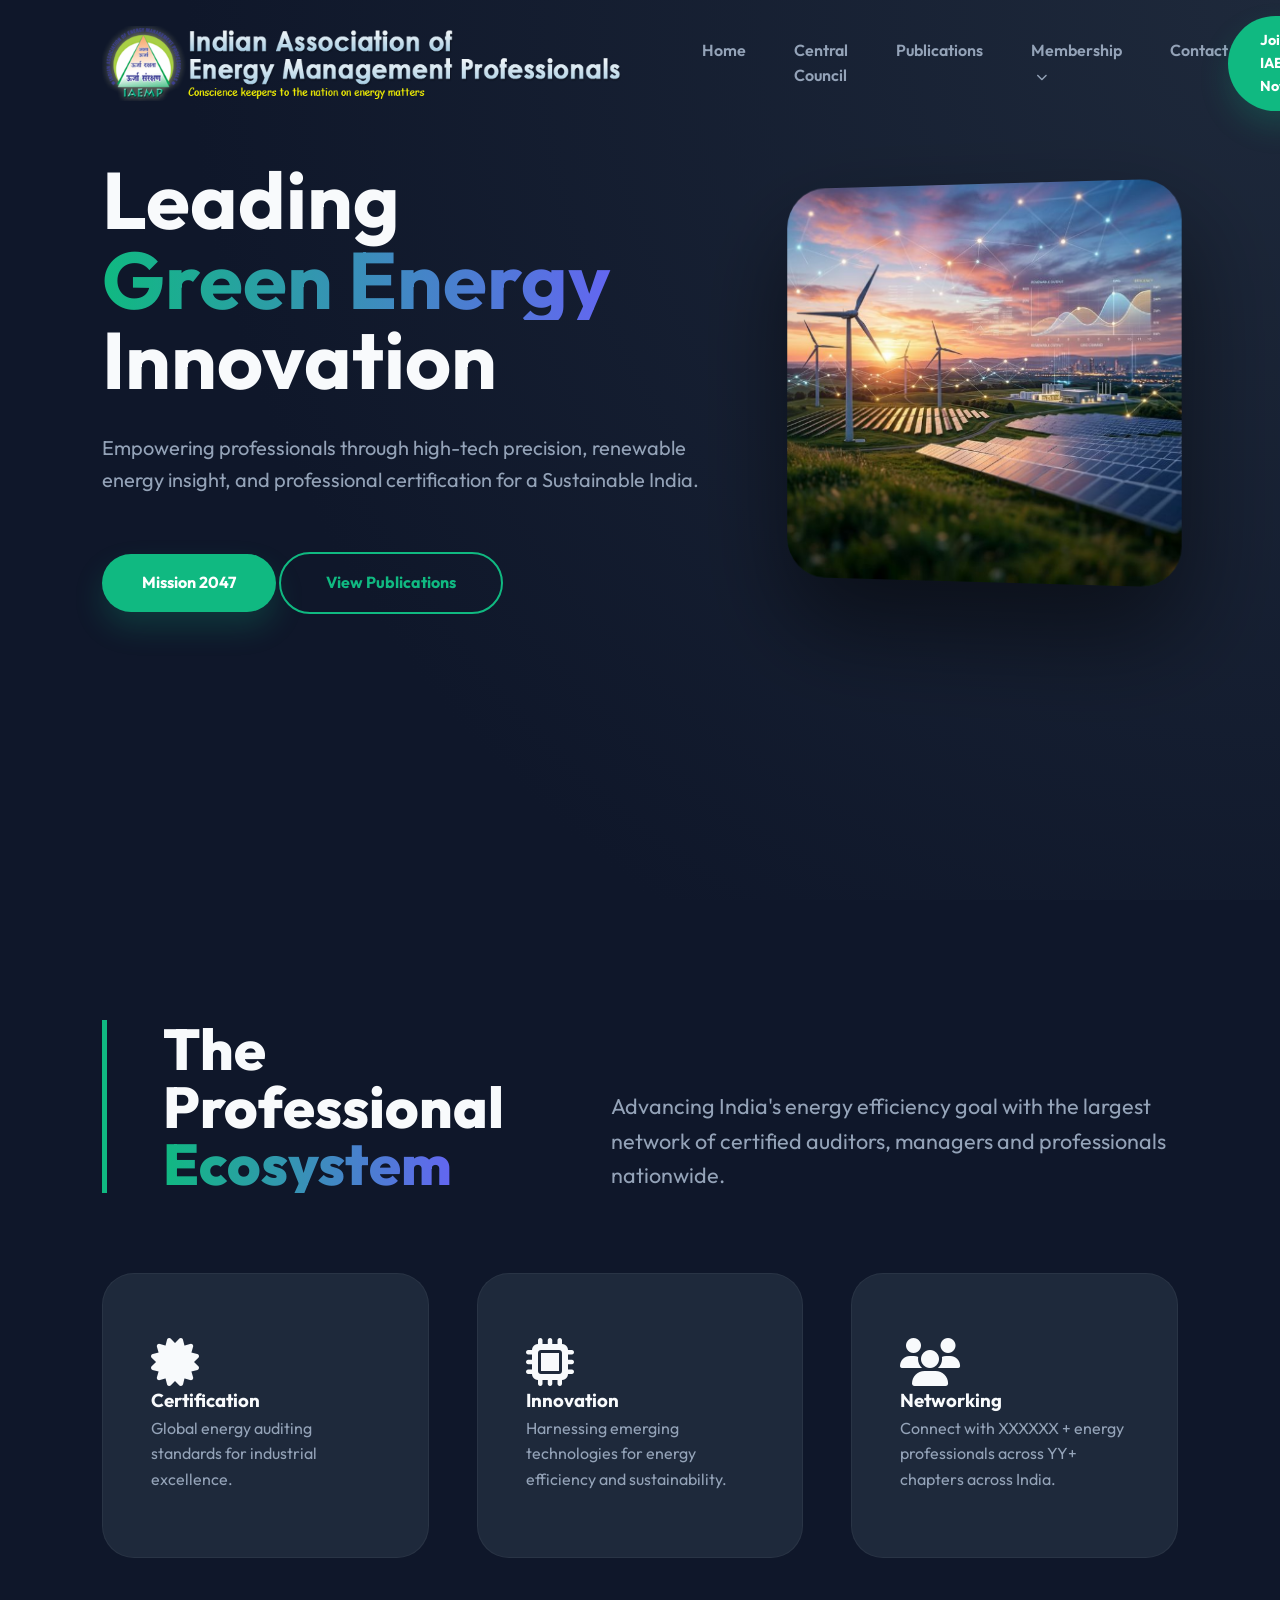
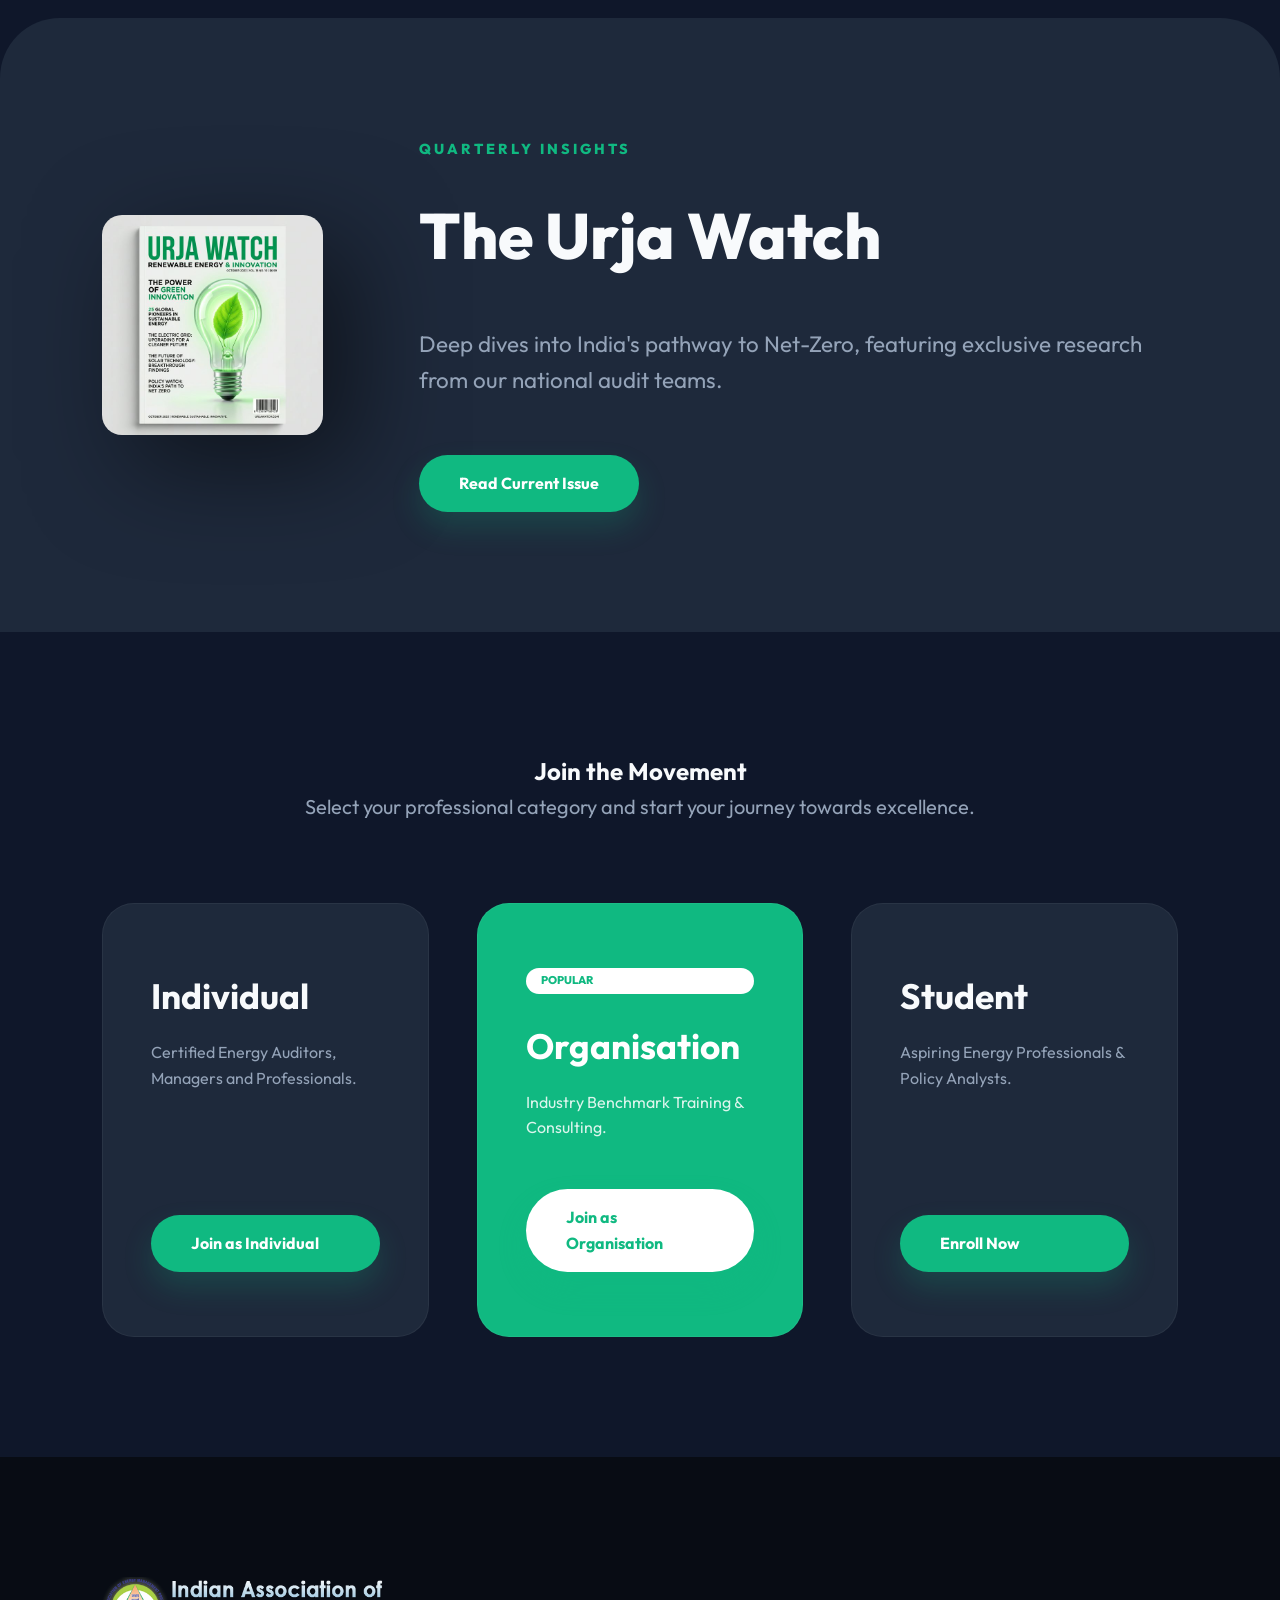
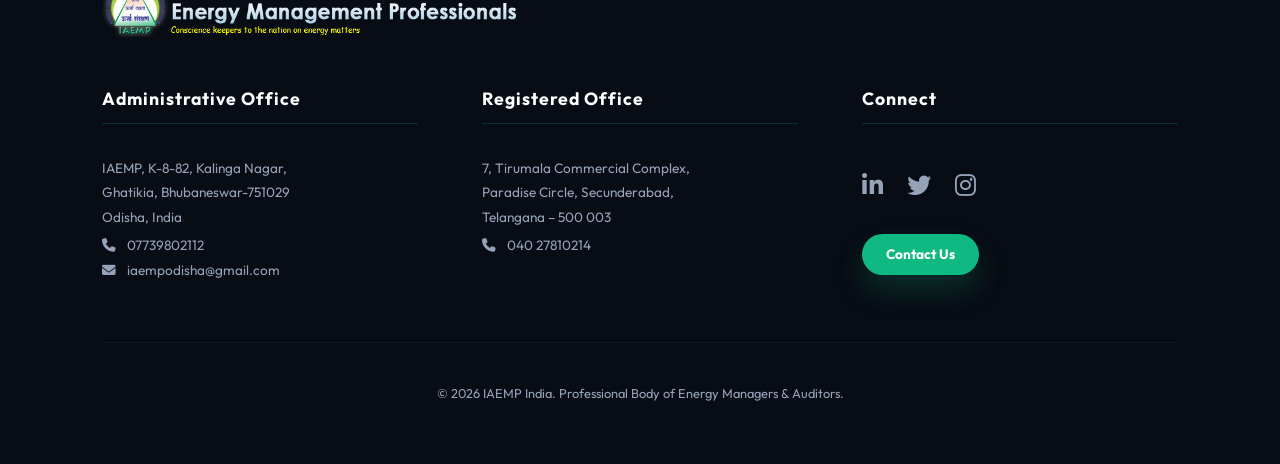
<file: index.html>
<!DOCTYPE html>
<html lang="en">

<head>
    <meta charset="UTF-8">
    <meta name="viewport" content="width=device-width, initial-scale=1.0">
    <title>IAEMP | Indian Association of Energy Management Professionals</title>
    <link rel="stylesheet" href="style.css">
    <link rel="preconnect" href="https://fonts.googleapis.com">
    <link rel="preconnect" href="https://fonts.gstatic.com" crossorigin>
    <link href="https://fonts.googleapis.com/css2?family=Outfit:wght@300;400;500;600;700;800&display=swap"
        rel="stylesheet">
    <link rel="stylesheet" href="https://cdnjs.cloudflare.com/ajax/libs/font-awesome/6.4.0/css/all.min.css">
    <meta name="description"
        content="IAEMP - Indian Association of Energy Management Professionals. Leading the way in energy conservation and sustainability.">
</head>

<body>
    <header id="header">
        <a href="index.html" class="logo">
            <img src="logo.png" alt="IAEMP Logo">
        </a>
        <nav>
            <ul>
                <li><a href="index.html">Home</a></li>
                <li><a href="central-council.html">Central Council</a></li>
                <li><a href="index.html#publications">Publications</a></li>
                <li class="dropdown">
                    <a href="javascript:void(0)" class="dropbtn">Membership <i class="fas fa-chevron-down"></i></a>
                    <div class="dropdown-content">
                        <a href="individual-membership.html">Individual</a>
                        <a href="organization-membership.html">Organization</a>
                        <a href="student-membership.html">Student</a>
                    </div>
                </li>
                <li><a href="contact.html">Contact</a></li>
            </ul>
        </nav>
        <div class="header-actions" style="display: flex; gap: 1rem; align-items: center;">
            <a href="#membership" class="cta-btn join-btn" style="padding: 0.8rem 2rem; font-size: 0.9rem;">Join IAEMP Now</a>
            <div class="mobile-nav-toggle">
                <i class="fas fa-bars"></i>
            </div>
        </div>
    </header>

    <section class="hero">
        <div class="content-container">
            <div class="hero-container">
                <div class="hero-content">
                    <h1>Leading <span class="text-gradient">Green Energy</span> Innovation</h1>
                    <p>Empowering professionals through high-tech precision, renewable energy insight, and professional
                        certification for a Sustainable India.</p>
                    <div class="hero-btns">
                        <a href="#about" class="cta-btn">Mission 2047</a>
                        <a href="#publications" class="btn-secondary">View Publications</a>
                    </div>
                </div>
                <div class="hero-img-box">
                    <img src="hero_bg.png" alt="Renewable Energy" class="hero-main-img">
                </div>
            </div>
        </div>
    </section>

    <section id="about">
        <div class="content-container">
            <div class="section-header">
                <h2>The Professional <span class="text-gradient">Ecosystem</span></h2>
                <p>Advancing India's energy efficiency goal with the largest network of certified auditors, managers and professionals nationwide.</p>
            </div>
            <div class="services-grid">
                <div class="service-card">
                    <i class="fas fa-certificate fa-3x"></i>
                    <h3>Certification</h3>
                    <p style="color: var(--text-muted);">Global energy auditing standards for industrial excellence.</p>
                </div>
                <div class="service-card">
                    <i class="fas fa-microchip fa-3x"></i>
                    <h3>Innovation</h3>
                    <p style="color: var(--text-muted);">Harnessing emerging technologies for energy efficiency and
                        sustainability.</p>
                </div>
                <div class="service-card">
                    <i class="fas fa-users fa-3x"></i>
                    <h3>Networking</h3>
                    <p style="color: var(--text-muted);">Connect with XXXXXX + energy professionals across YY+
                        chapters across India.</p>
                </div>
            </div>
        </div>
    </section>

    <section id="publications" class="pub-section">
        <div class="content-container">
            <div class="pub-grid">
                <img src="urja_watch.png" alt="Urja Watch" class="pub-img">
                <div>
                    <span
                        style="color: var(--primary); font-weight: 800; font-size: 0.9rem; letter-spacing: 3px; display: block; margin-bottom: 1.5rem;">QUARTERLY
                        INSIGHTS</span>
                    <h2 style="font-size: 4rem; font-weight: 800; margin-bottom: 2.5rem;">The Urja Watch</h2>
                    <p style="font-size: 1.4rem; margin-bottom: 3.5rem; color: var(--text-muted);">Deep dives into
                        India's pathway to Net-Zero, featuring exclusive research from our national audit teams.</p>
                    <a href="#" class="cta-btn">Read Current Issue</a>
                </div>
            </div>
        </div>
    </section>

    <section id="membership">
        <div class="content-container">
            <div class="section-title">
                <h2>Join the Movement</h2>
                <p style="color: var(--text-muted); max-width: 800px; margin: 0 auto; font-size: 1.25rem;">Select your
                    professional category and start your journey towards excellence.</p>
            </div>
            <div class="services-grid">
                <div class="service-card tier-card">
                    <h3 style="font-size: 2.2rem; margin-bottom: 1rem;">Individual</h3>
                    <p style="margin-bottom: 3rem; color: var(--text-muted);">Certified Energy Auditors, Managers and
                        Professionals.</p>
                    <a href="individual-membership.html" class="cta-btn" style="width: 100%;">Join as Individual</a>
                </div>
                <div class="service-card tier-card tier-featured">
                    <div
                        style="font-weight: 800; font-size: 0.7rem; background: white; color: var(--primary); display: inline-block; padding: 4px 15px; border-radius: 50px; margin-bottom: 1.5rem;">
                        POPULAR</div>
                    <h3 style="font-size: 2.2rem; margin-bottom: 1rem;">Organisation</h3>
                    <p style="margin-bottom: 3rem; color: rgba(255,255,255,0.85);">Industry Benchmark Training &
                        Consulting.</p>
                    <a href="organization-membership.html" class="cta-btn" style="width: 100%; background: white; color: var(--primary);">Join
                        as Organisation</a>
                </div>
                <div class="service-card tier-card">
                    <h3 style="font-size: 2.2rem; margin-bottom: 1rem;">Student</h3>
                    <p style="margin-bottom: 3rem; color: var(--text-muted);">Aspiring Energy Professionals & Policy
                        Analysts.</p>
                    <a href="student-membership.html" class="cta-btn" style="width: 100%;">Enroll Now</a>
                </div>
            </div>
        </div>
    </section>

    <footer id="join">
        <div class="footer-container">
            <div style="margin-bottom: 60px;">
                <img src="logo.png" alt="IAEMP" style="height: 60px; margin-bottom: 40px;">
                <div class="footer-grid">
                    <div>
                        <h4 style="color: white; margin-bottom: 2rem; font-size: 1.1rem; letter-spacing: 1px; border-bottom: 1px solid rgba(16, 185, 129, 0.2); padding-bottom: 10px; display: block;">Administrative Office</h4>
                        <p style="color: var(--text-muted); font-size: 0.85rem; line-height: 1.8;">
                            IAEMP, K-8-82, Kalinga Nagar,<br>
                            Ghatikia, Bhubaneswar-751029<br>
                            Odisha, India<br>
                            <i class="fas fa-phone" style="margin-right: 8px; margin-top: 10px;"></i> 07739802112<br>
                            <i class="fas fa-envelope" style="margin-right: 8px;"></i> iaempodisha@gmail.com
                        </p>
                    </div>
                    <div>
                        <h4 style="color: white; margin-bottom: 2rem; font-size: 1.1rem; letter-spacing: 1px; border-bottom: 1px solid rgba(16, 185, 129, 0.2); padding-bottom: 10px; display: block;">Registered Office</h4>
                        <p style="color: var(--text-muted); font-size: 0.85rem; line-height: 1.8;">
                            7, Tirumala Commercial Complex,<br>
                            Paradise Circle, Secunderabad,<br>
                            Telangana – 500 003<br>
                            <i class="fas fa-phone" style="margin-right: 8px; margin-top: 10px;"></i> 040 27810214
                        </p>
                    </div>
                    <div>
                        <h4 style="color: white; margin-bottom: 2rem; font-size: 1.1rem; letter-spacing: 1px; border-bottom: 1px solid rgba(16, 185, 129, 0.2); padding-bottom: 10px; display: block;">Connect</h4>
                        <div style="display: flex; gap: 1.5rem; margin-bottom: 30px; padding-top: 10px;">
                            <a href="#" class="social-link"><i class="fab fa-linkedin-in"></i></a>
                            <a href="#" class="social-link"><i class="fab fa-twitter"></i></a>
                            <a href="#" class="social-link"><i class="fab fa-instagram"></i></a>
                        </div>
                        <a href="contact.html" class="cta-btn" style="padding: 0.6rem 1.5rem; font-size: 0.85rem;">Contact Us</a>
                    </div>
                </div>
            </div>
            <p
                style="text-align: center; color: var(--text-muted); font-size: 0.8rem; padding-top: 40px; border-top: 1px solid rgba(255,255,255,0.05);">
                &copy; 2026 IAEMP India. Professional Body of Energy Managers & Auditors.</p>
        </div>
    </footer>

    <script src="script.js"></script>
</body>

</html>
</file>
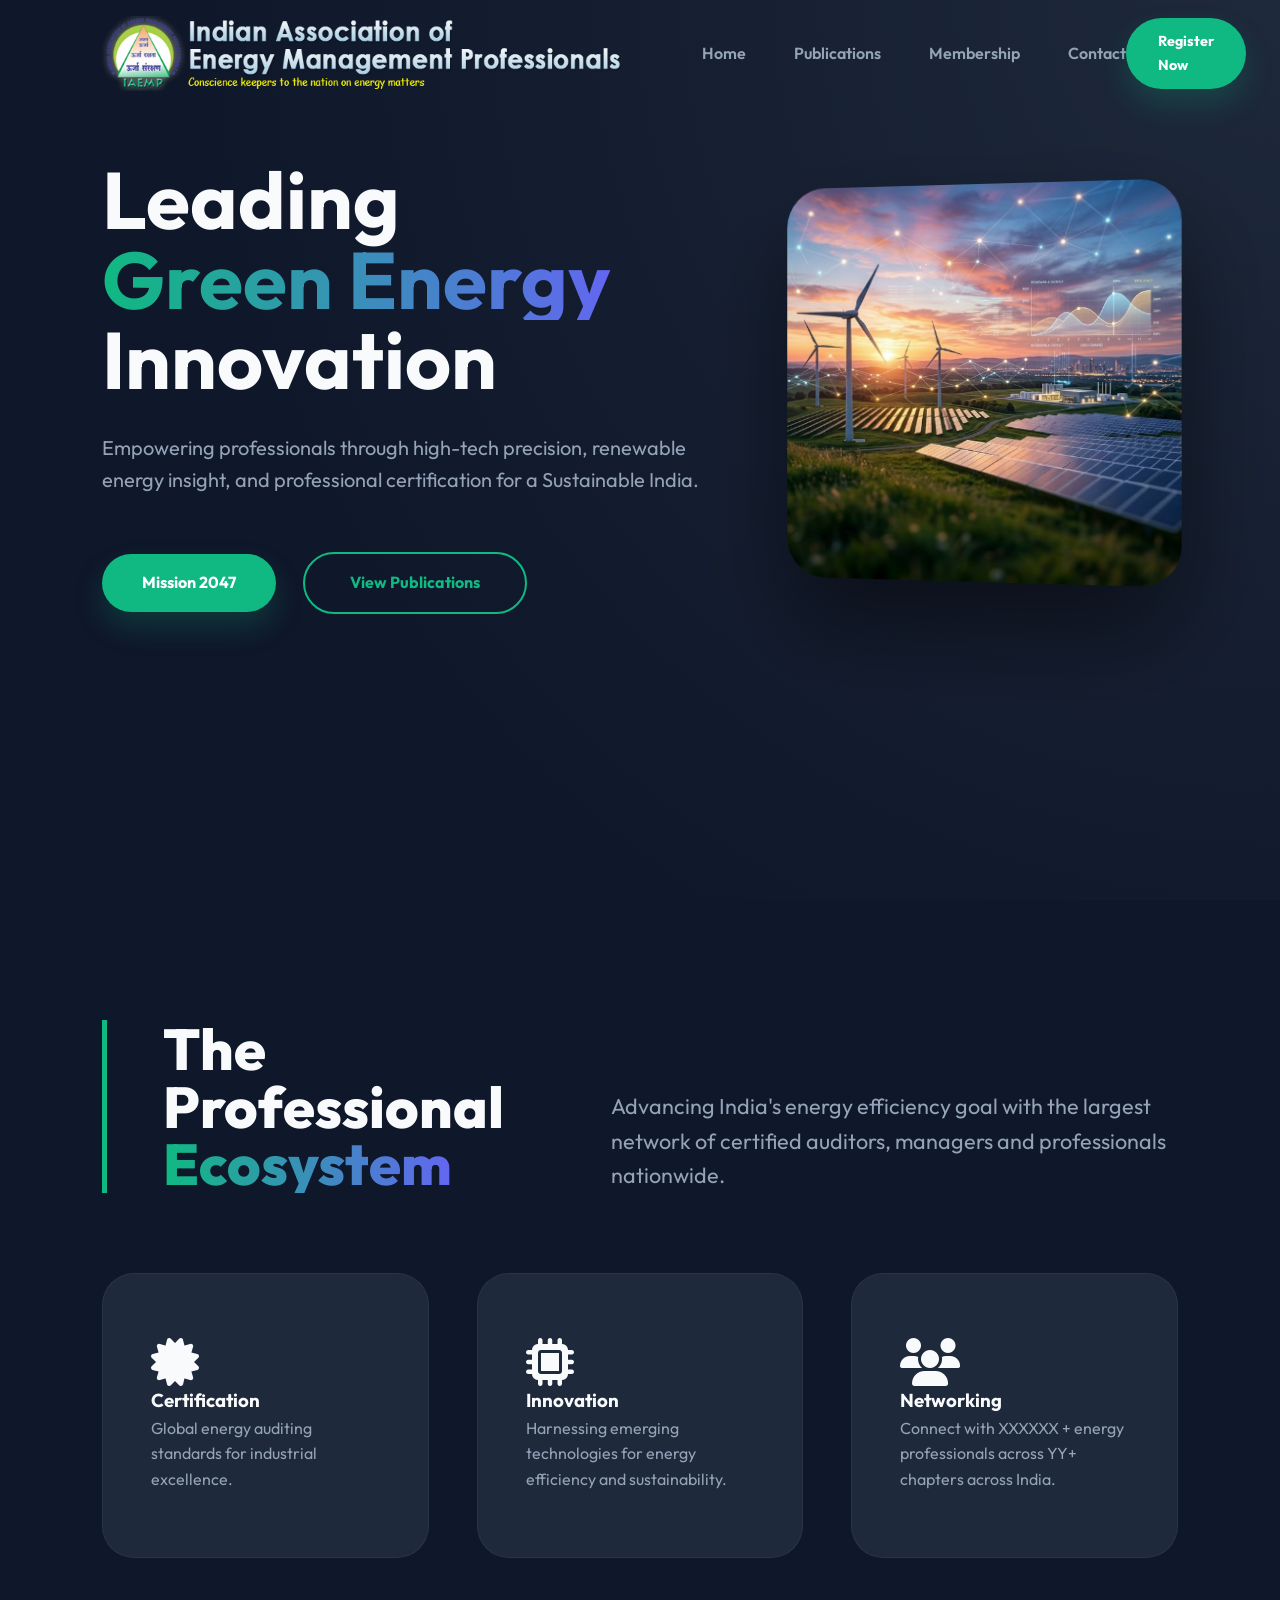
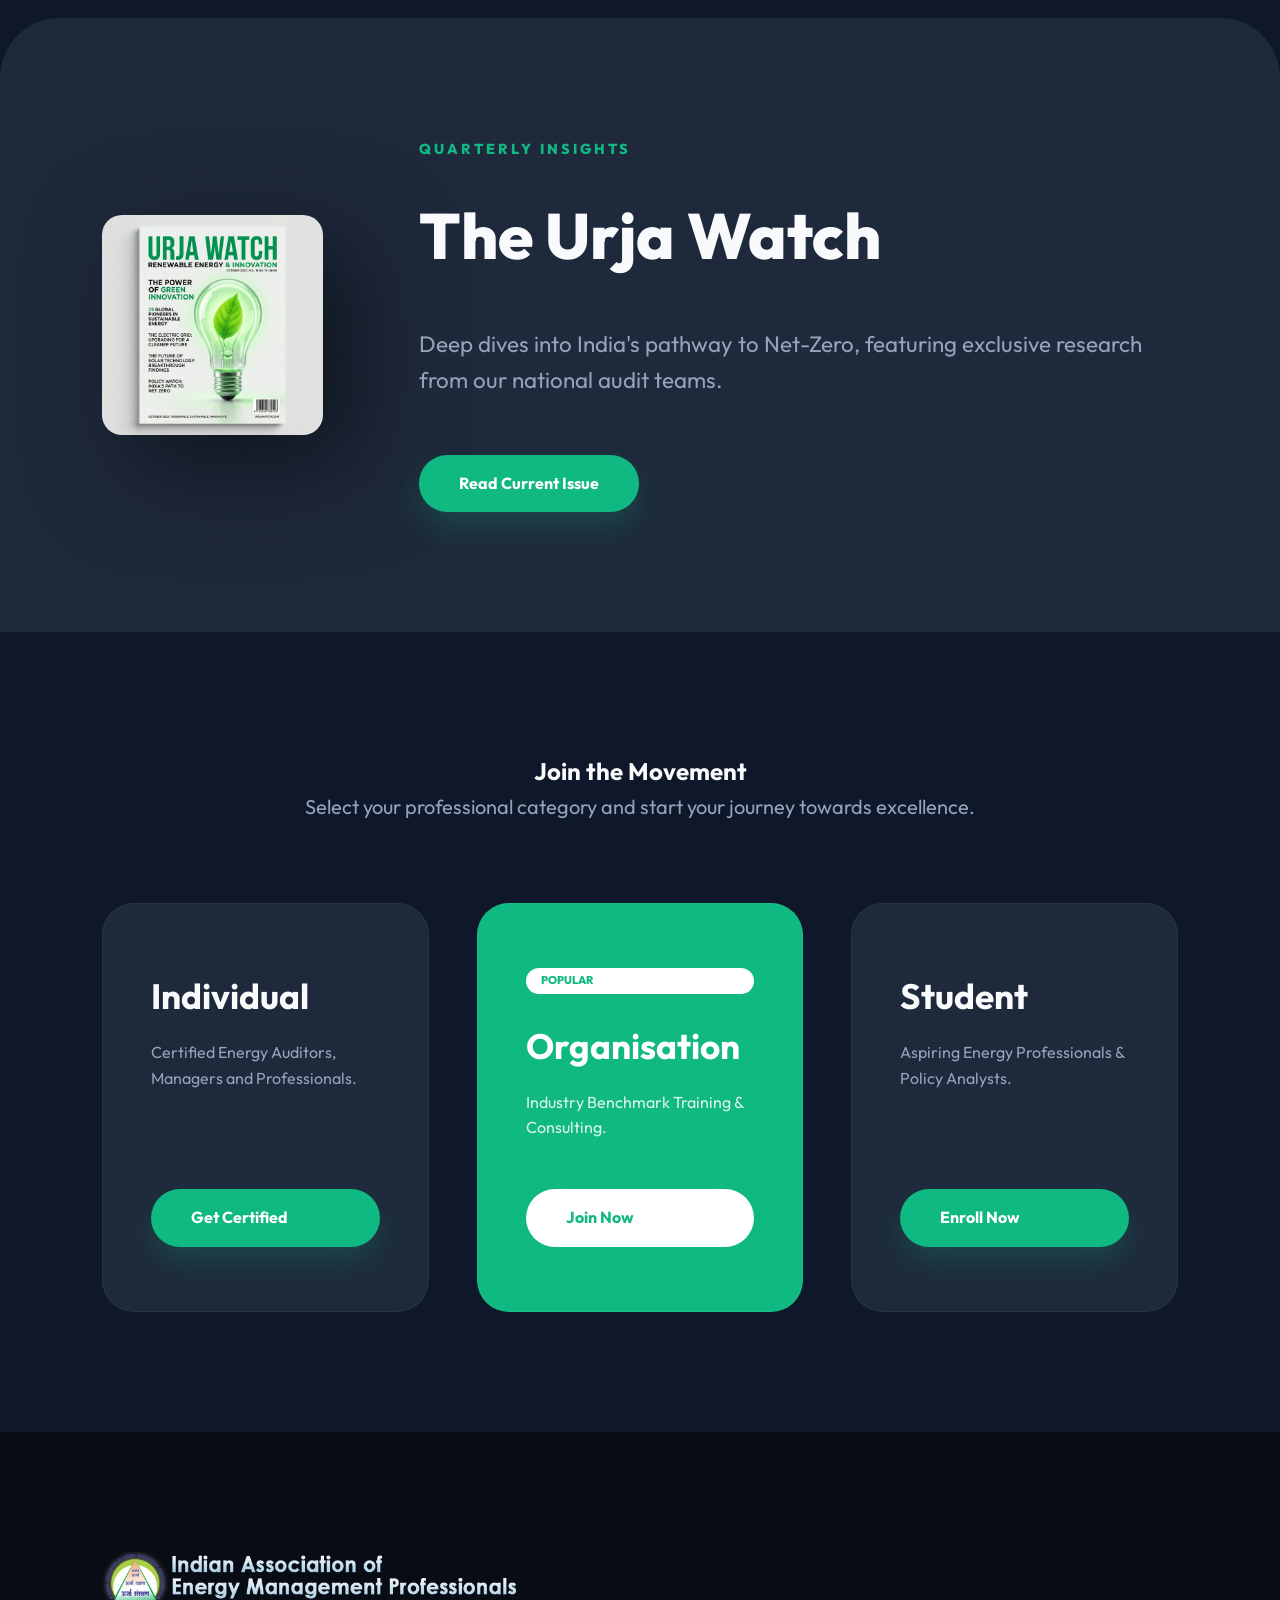
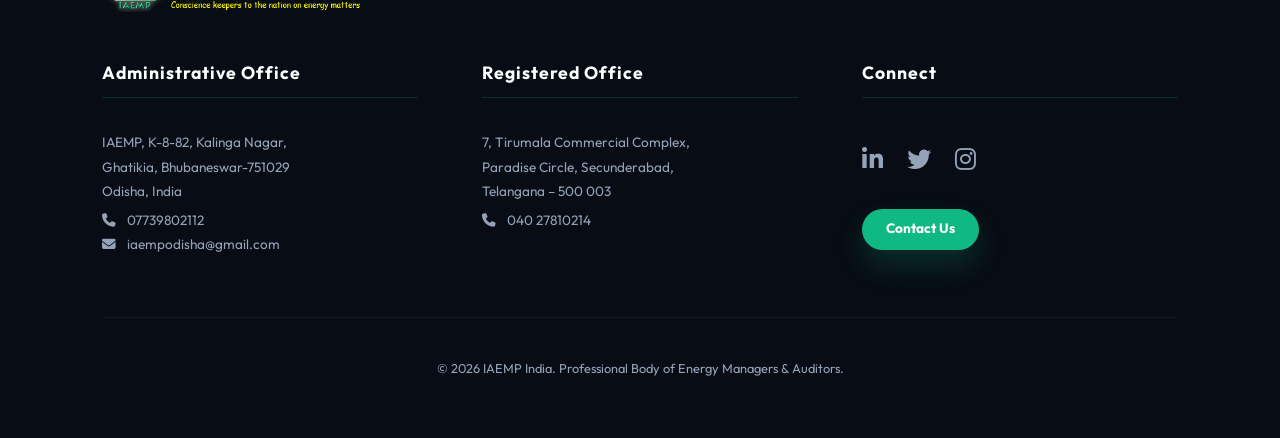
<file: www/Home/index.html>
<!DOCTYPE html>
<html lang="en">

<head>
    <meta charset="UTF-8">
    <meta name="viewport" content="width=device-width, initial-scale=1.0">
    <title>IAEMP | Indian Association of Energy Management Professionals</title>
    <link rel="stylesheet" href="style.css">
    <link rel="preconnect" href="https://fonts.googleapis.com">
    <link rel="preconnect" href="https://fonts.gstatic.com" crossorigin>
    <link href="https://fonts.googleapis.com/css2?family=Outfit:wght@300;400;500;600;700;800&display=swap"
        rel="stylesheet">
    <link rel="stylesheet" href="https://cdnjs.cloudflare.com/ajax/libs/font-awesome/6.4.0/css/all.min.css">
    <meta name="description"
        content="IAEMP - Indian Association of Energy Management Professionals. Leading the way in energy conservation and sustainability.">
</head>

<body>
    <header id="header">
        <a href="index.html" class="logo">
            <img src="logo.png" alt="IAEMP Logo">
        </a>
        <nav>
            <ul>
                <li><a href="#header">Home</a></li>
                <li><a href="#publications">Publications</a></li>
                <li><a href="#membership">Membership</a></li>
                <li><a href="contact.html">Contact</a></li>
            </ul>
        </nav>
        <div style="display: flex; gap: 1rem; align-items: center;">
            <a href="#membership" class="cta-btn" style="padding: 0.8rem 2rem; font-size: 0.9rem;">Register Now</a>
        </div>
    </header>

    <section class="hero">
        <div class="content-container">
            <div class="hero-container">
                <div class="hero-content">
                    <h1>Leading <span class="text-gradient">Green Energy</span> Innovation</h1>
                    <p>Empowering professionals through high-tech precision, renewable energy insight, and professional
                        certification for a Sustainable India.</p>
                    <div class="hero-btns">
                        <a href="#about" class="cta-btn">Mission 2047</a>
                        <a href="#publications" class="btn-secondary" style="margin-left: 1.5rem;">View Publications</a>
                    </div>
                </div>
                <div class="hero-img-box">
                    <img src="hero_bg.png" alt="Renewable Energy" class="hero-main-img">
                </div>
            </div>
        </div>
    </section>

    <section id="about">
        <div class="content-container">
            <div class="section-header">
                <h2>The Professional <span class="text-gradient">Ecosystem</span></h2>
                <p>Advancing India's energy efficiency goal with the largest network of certified auditors, managers and professionals nationwide.</p>
            </div>
            <div class="services-grid">
                <div class="service-card">
                    <i class="fas fa-certificate fa-3x"></i>
                    <h3>Certification</h3>
                    <p style="color: var(--text-muted);">Global energy auditing standards for industrial excellence.</p>
                </div>
                <div class="service-card">
                    <i class="fas fa-microchip fa-3x"></i>
                    <h3>Innovation</h3>
                    <p style="color: var(--text-muted);">Harnessing emerging technologies for energy efficiency and
                        sustainability.</p>
                </div>
                <div class="service-card">
                    <i class="fas fa-users fa-3x"></i>
                    <h3>Networking</h3>
                    <p style="color: var(--text-muted);">Connect with XXXXXX + energy professionals across YY+
                        chapters across India.</p>
                </div>
            </div>
        </div>
    </section>

    <section id="publications" class="pub-section">
        <div class="content-container">
            <div class="pub-grid">
                <img src="urja_watch.png" alt="Urja Watch" class="pub-img">
                <div>
                    <span
                        style="color: var(--primary); font-weight: 800; font-size: 0.9rem; letter-spacing: 3px; display: block; margin-bottom: 1.5rem;">QUARTERLY
                        INSIGHTS</span>
                    <h2 style="font-size: 4rem; font-weight: 800; margin-bottom: 2.5rem;">The Urja Watch</h2>
                    <p style="font-size: 1.4rem; margin-bottom: 3.5rem; color: var(--text-muted);">Deep dives into
                        India's pathway to Net-Zero, featuring exclusive research from our national audit teams.</p>
                    <a href="#" class="cta-btn">Read Current Issue</a>
                </div>
            </div>
        </div>
    </section>

    <section id="membership">
        <div class="content-container">
            <div class="section-title">
                <h2>Join the Movement</h2>
                <p style="color: var(--text-muted); max-width: 800px; margin: 0 auto; font-size: 1.25rem;">Select your
                    professional category and start your journey towards excellence.</p>
            </div>
            <div class="services-grid">
                <div class="service-card tier-card">
                    <h3 style="font-size: 2.2rem; margin-bottom: 1rem;">Individual</h3>
                    <p style="margin-bottom: 3rem; color: var(--text-muted);">Certified Energy Auditors, Managers and
                        Professionals.</p>
                    <a href="#" class="cta-btn" style="width: 100%;">Get Certified</a>
                </div>
                <div class="service-card tier-card tier-featured">
                    <div
                        style="font-weight: 800; font-size: 0.7rem; background: white; color: var(--primary); display: inline-block; padding: 4px 15px; border-radius: 50px; margin-bottom: 1.5rem;">
                        POPULAR</div>
                    <h3 style="font-size: 2.2rem; margin-bottom: 1rem;">Organisation</h3>
                    <p style="margin-bottom: 3rem; color: rgba(255,255,255,0.85);">Industry Benchmark Training &
                        Consulting.</p>
                    <a href="#" class="cta-btn" style="width: 100%; background: white; color: var(--primary);">Join
                        Now</a>
                </div>
                <div class="service-card tier-card">
                    <h3 style="font-size: 2.2rem; margin-bottom: 1rem;">Student</h3>
                    <p style="margin-bottom: 3rem; color: var(--text-muted);">Aspiring Energy Professionals & Policy
                        Analysts.</p>
                    <a href="#" class="cta-btn" style="width: 100%;">Enroll Now</a>
                </div>
            </div>
        </div>
    </section>

    <footer id="join">
        <div class="footer-container">
            <div style="margin-bottom: 60px;">
                <img src="logo.png" alt="IAEMP" style="height: 60px; margin-bottom: 40px;">
                <div style="display: grid; grid-template-columns: 1fr 1fr 1fr; gap: 4rem; align-items: flex-start;">
                    <div>
                        <h4 style="color: white; margin-bottom: 2rem; font-size: 1.1rem; letter-spacing: 1px; border-bottom: 1px solid rgba(16, 185, 129, 0.2); padding-bottom: 10px; display: block;">Administrative Office</h4>
                        <p style="color: var(--text-muted); font-size: 0.85rem; line-height: 1.8;">
                            IAEMP, K-8-82, Kalinga Nagar,<br>
                            Ghatikia, Bhubaneswar-751029<br>
                            Odisha, India<br>
                            <i class="fas fa-phone" style="margin-right: 8px; margin-top: 10px;"></i> 07739802112<br>
                            <i class="fas fa-envelope" style="margin-right: 8px;"></i> iaempodisha@gmail.com
                        </p>
                    </div>
                    <div>
                        <h4 style="color: white; margin-bottom: 2rem; font-size: 1.1rem; letter-spacing: 1px; border-bottom: 1px solid rgba(16, 185, 129, 0.2); padding-bottom: 10px; display: block;">Registered Office</h4>
                        <p style="color: var(--text-muted); font-size: 0.85rem; line-height: 1.8;">
                            7, Tirumala Commercial Complex,<br>
                            Paradise Circle, Secunderabad,<br>
                            Telangana – 500 003<br>
                            <i class="fas fa-phone" style="margin-right: 8px; margin-top: 10px;"></i> 040 27810214
                        </p>
                    </div>
                    <div>
                        <h4 style="color: white; margin-bottom: 2rem; font-size: 1.1rem; letter-spacing: 1px; border-bottom: 1px solid rgba(16, 185, 129, 0.2); padding-bottom: 10px; display: block;">Connect</h4>
                        <div style="display: flex; gap: 1.5rem; margin-bottom: 30px; padding-top: 10px;">
                            <a href="#" class="social-link"><i class="fab fa-linkedin-in"></i></a>
                            <a href="#" class="social-link"><i class="fab fa-twitter"></i></a>
                            <a href="#" class="social-link"><i class="fab fa-instagram"></i></a>
                        </div>
                        <a href="contact.html" class="cta-btn" style="padding: 0.6rem 1.5rem; font-size: 0.85rem;">Contact Us</a>
                    </div>
                </div>
            </div>
            <p
                style="text-align: center; color: var(--text-muted); font-size: 0.8rem; padding-top: 40px; border-top: 1px solid rgba(255,255,255,0.05);">
                &copy; 2026 IAEMP India. Professional Body of Energy Managers & Auditors.</p>
        </div>
    </footer>

    <script src="script.js"></script>
</body>

</html>
</file>
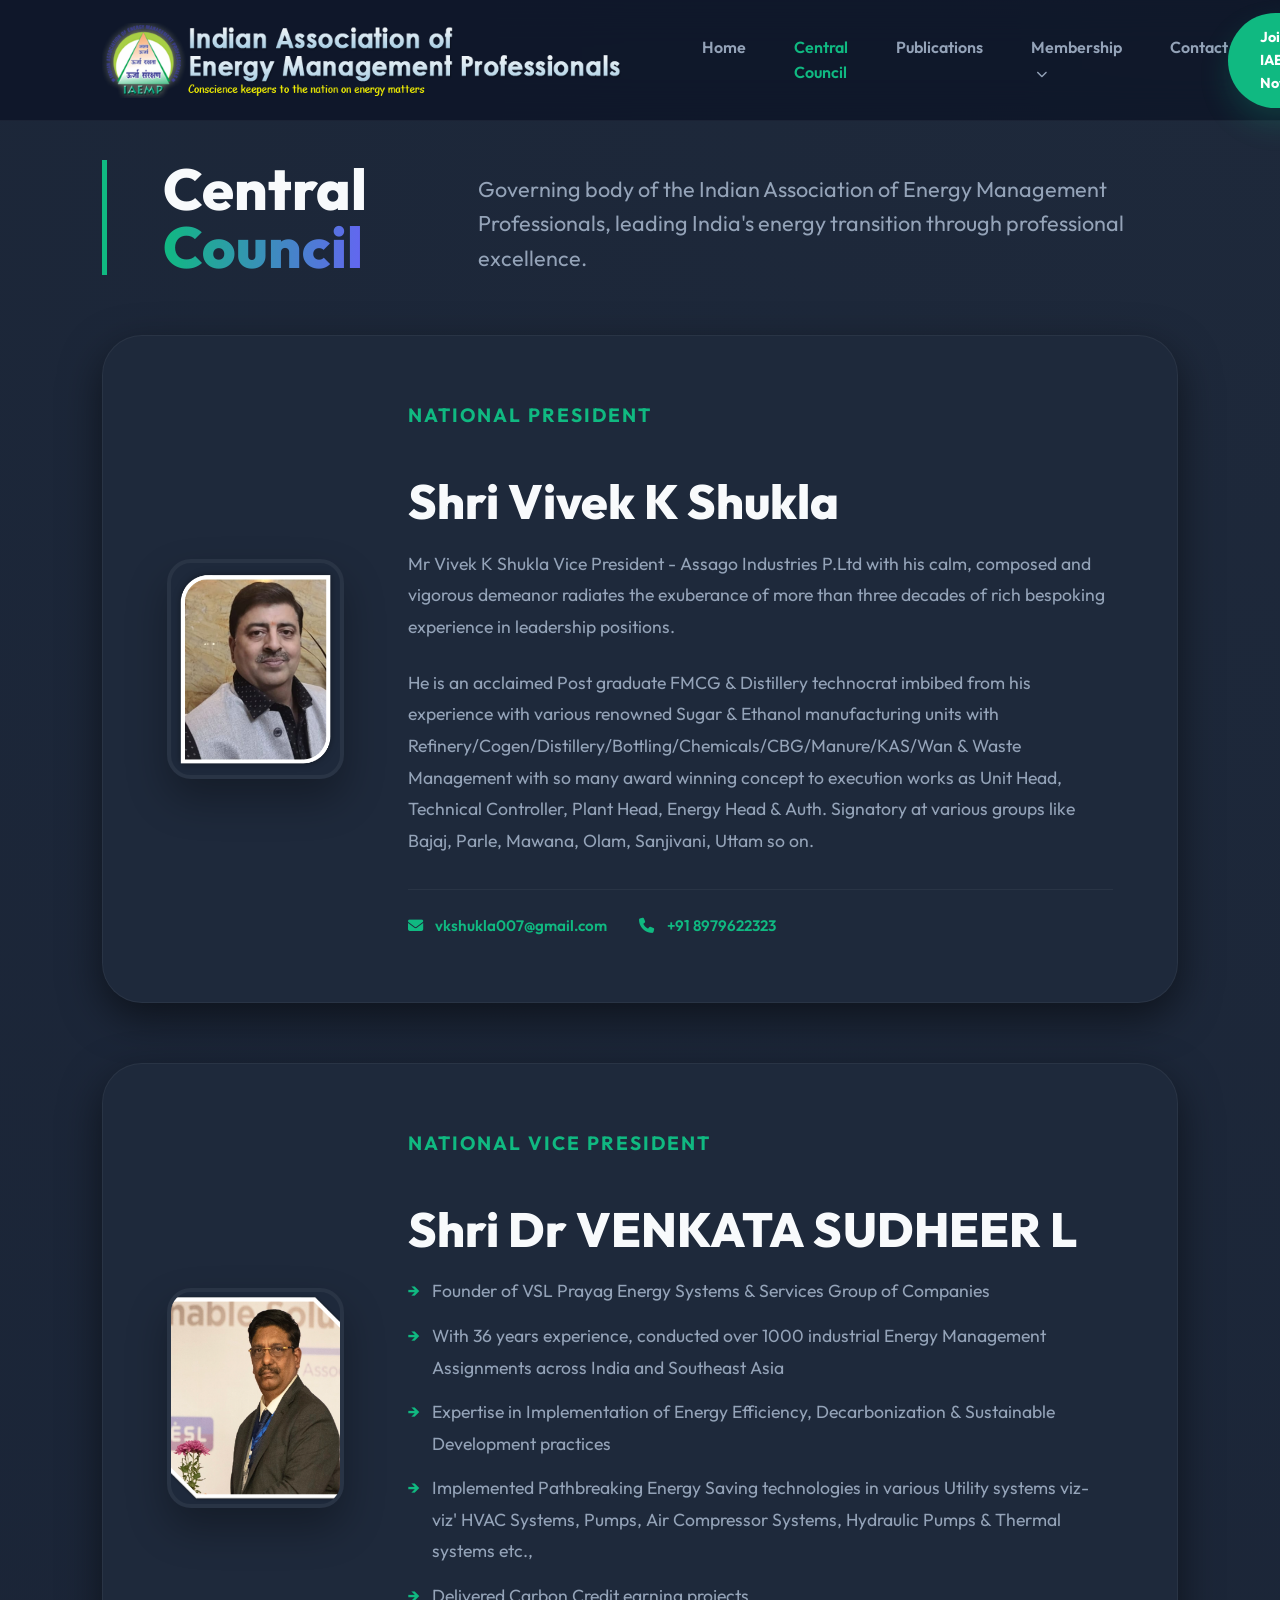
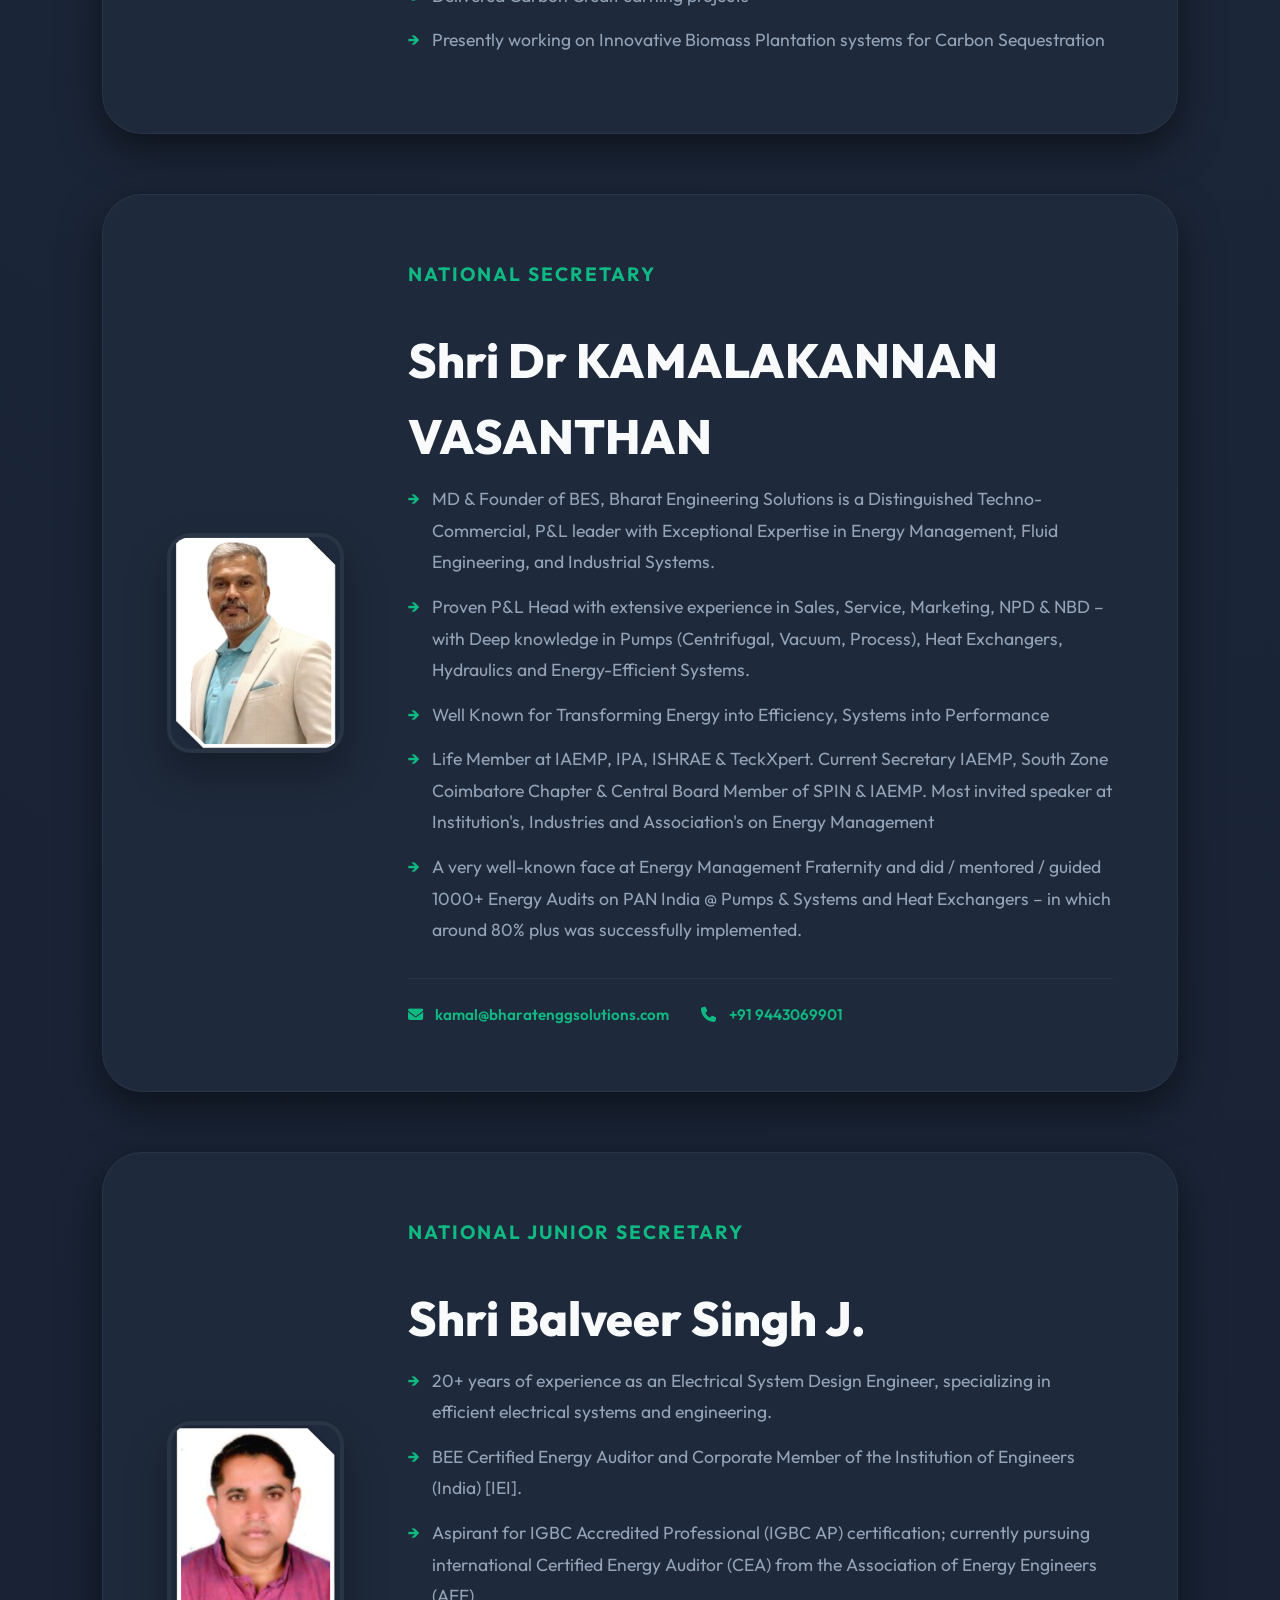
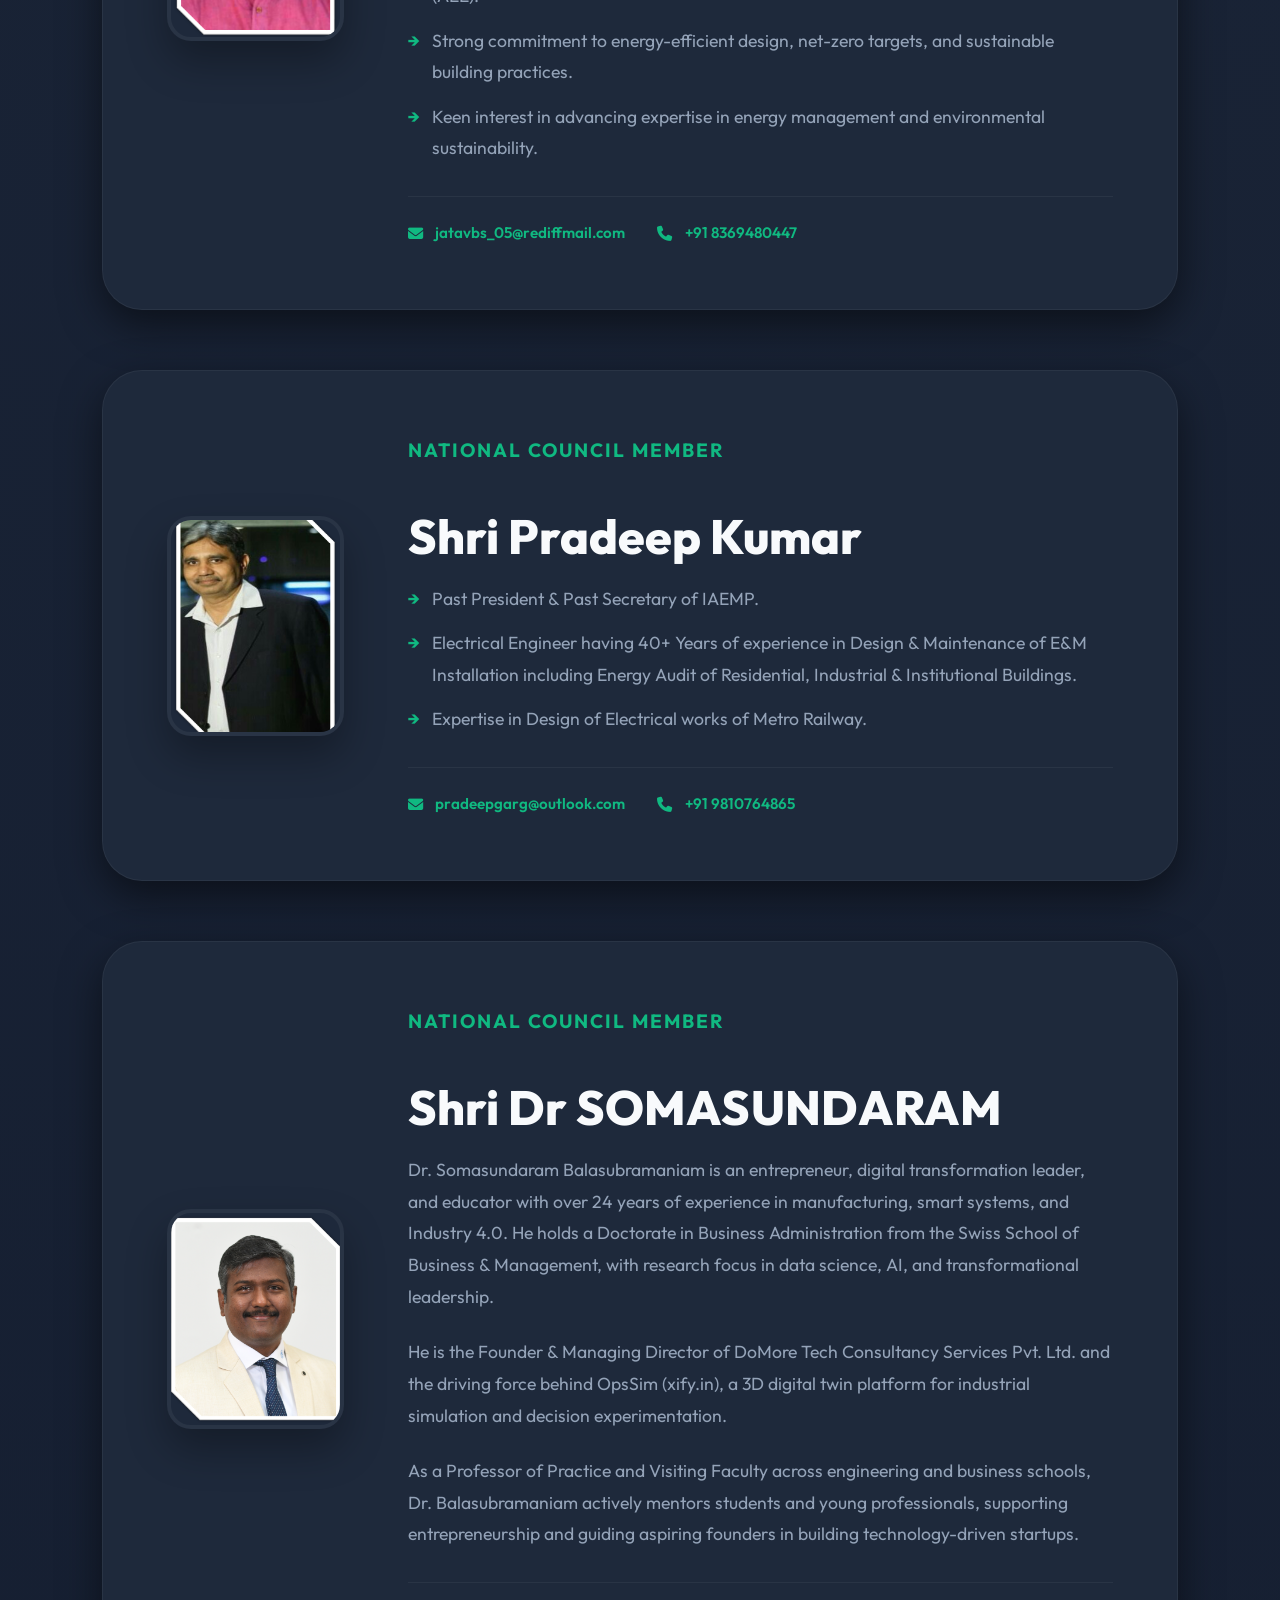
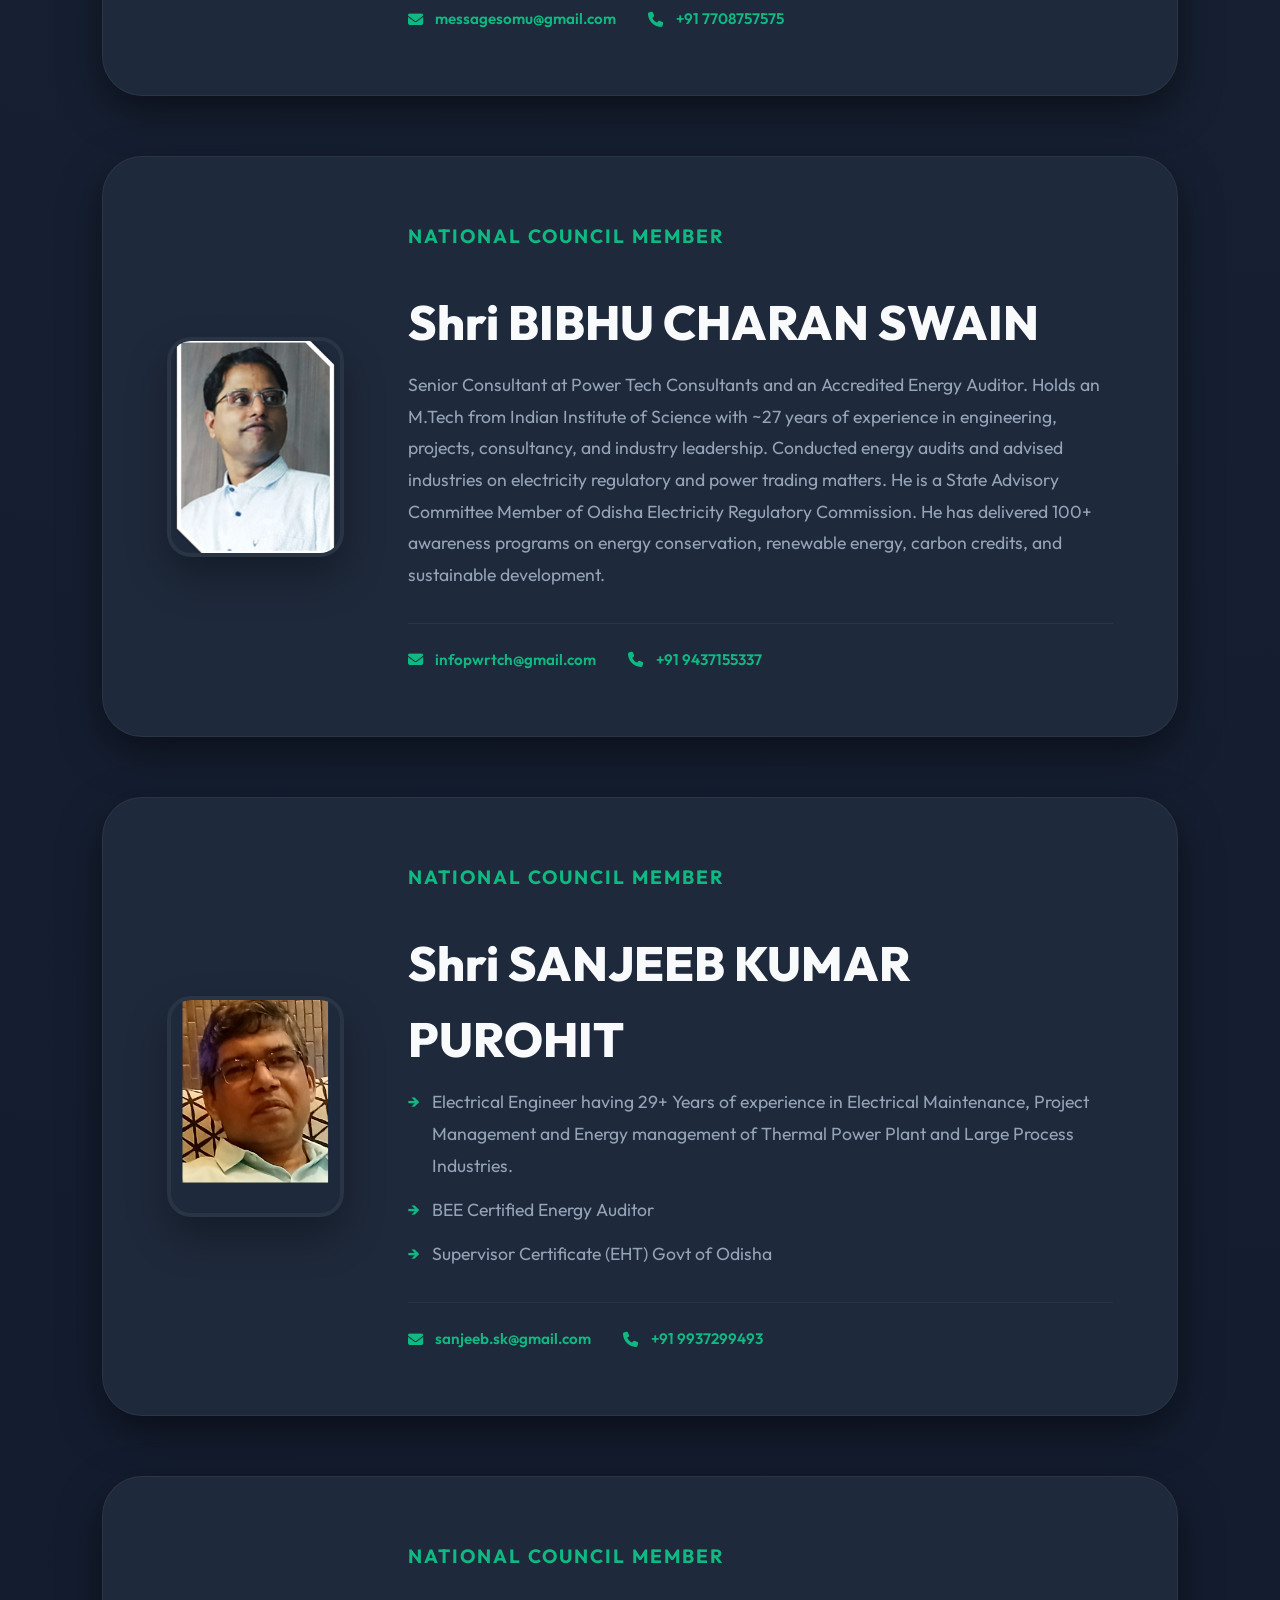
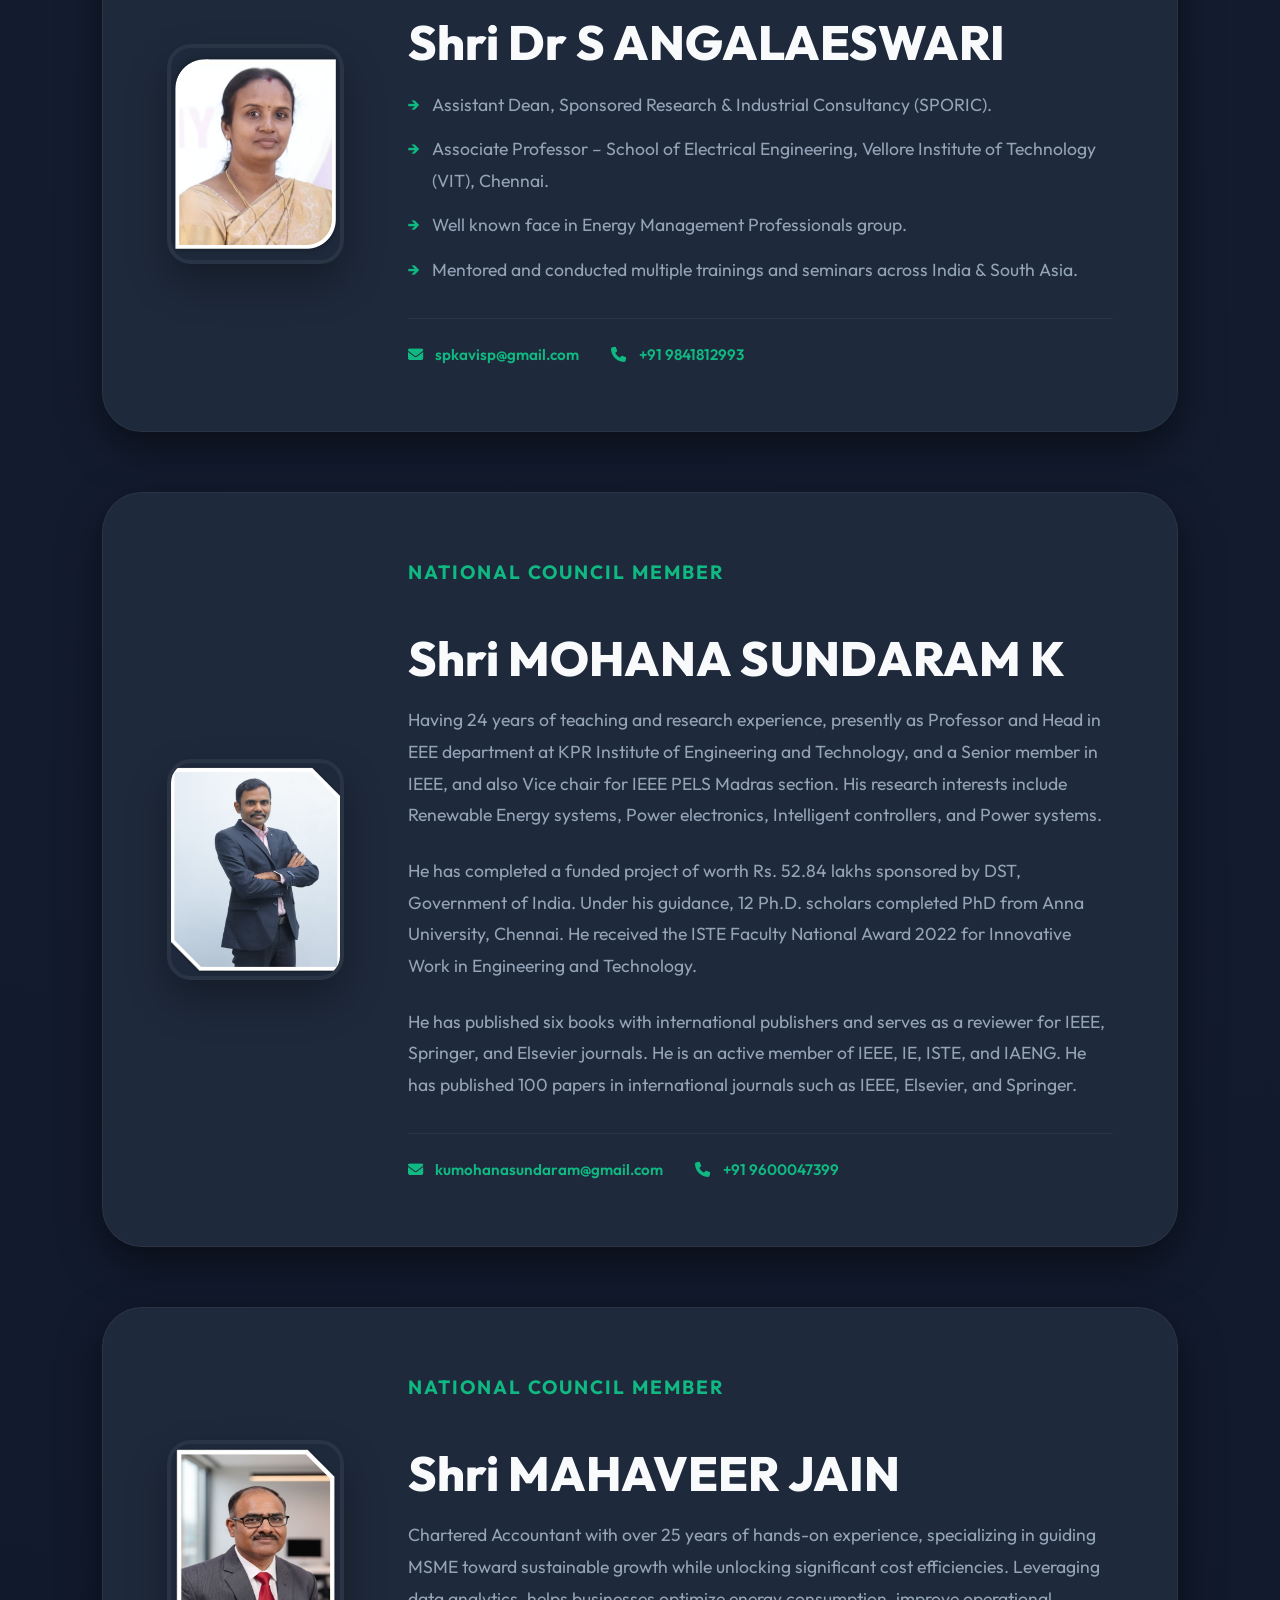
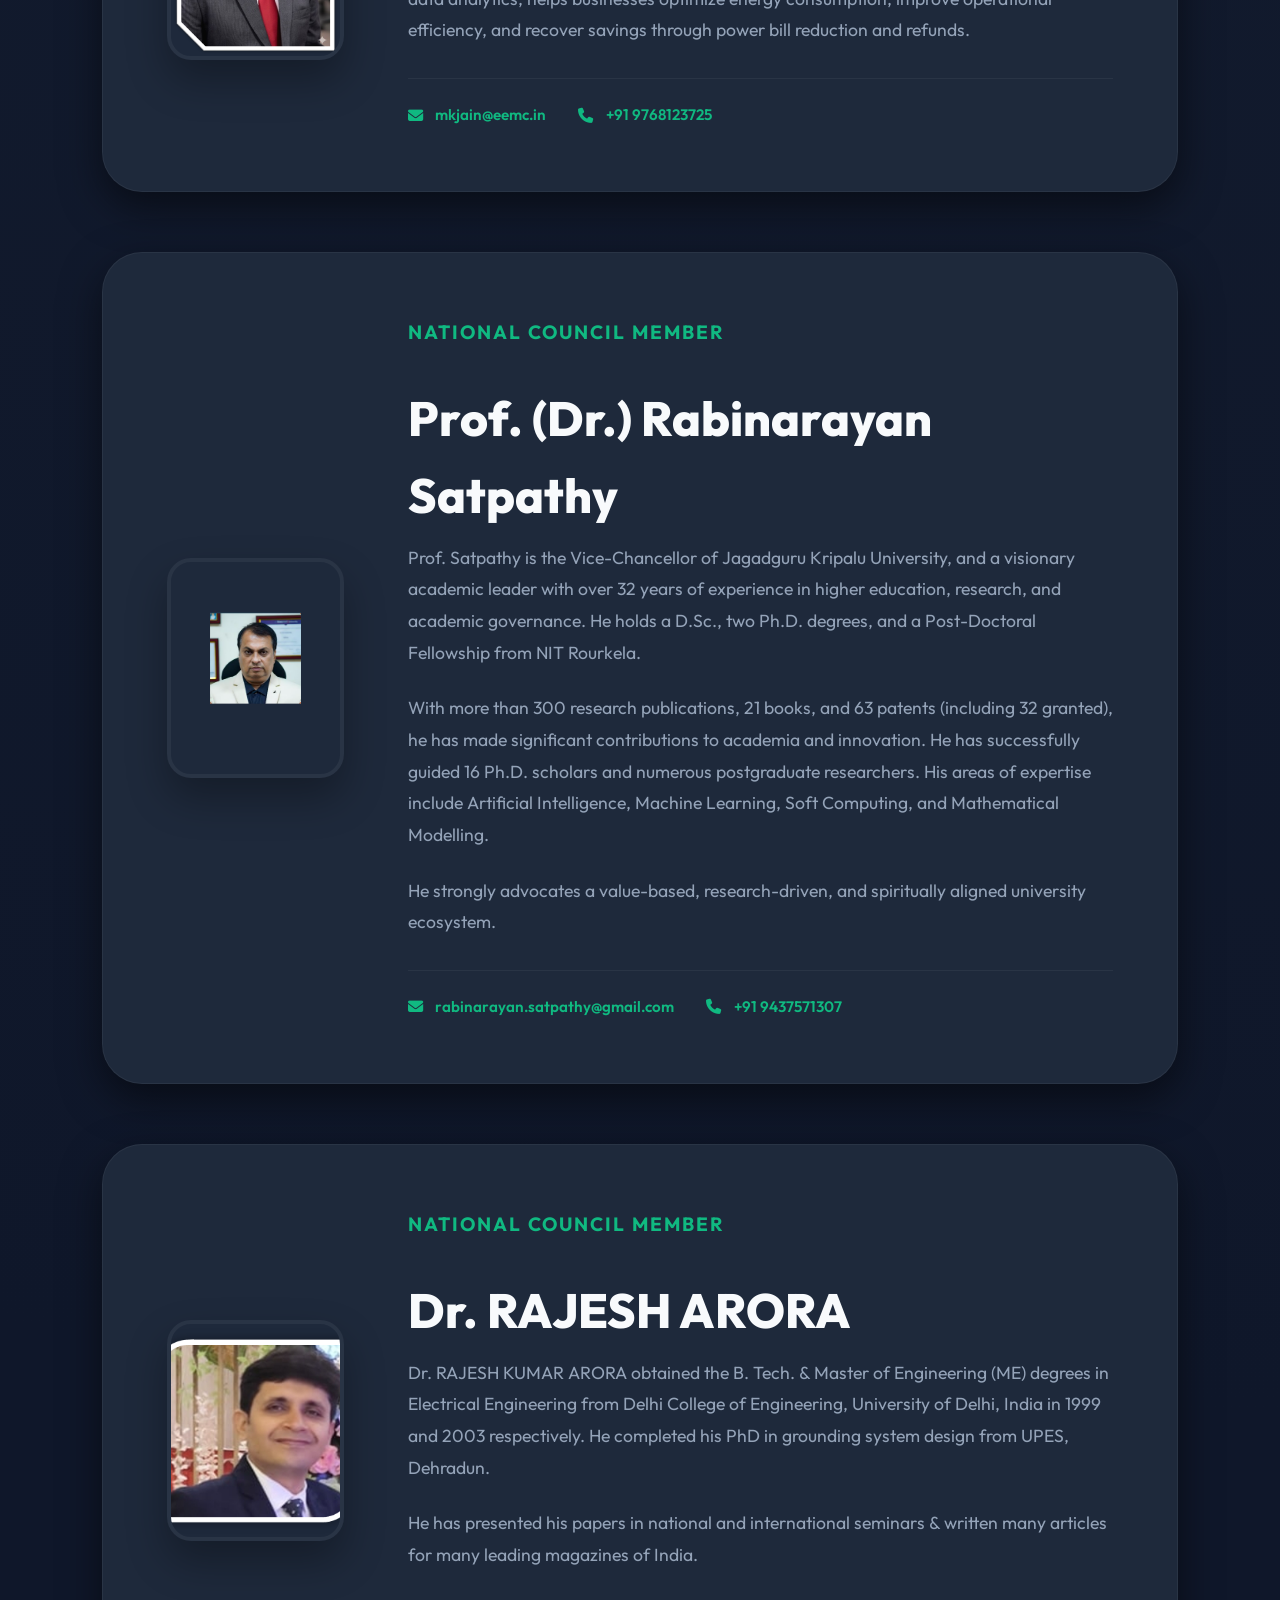
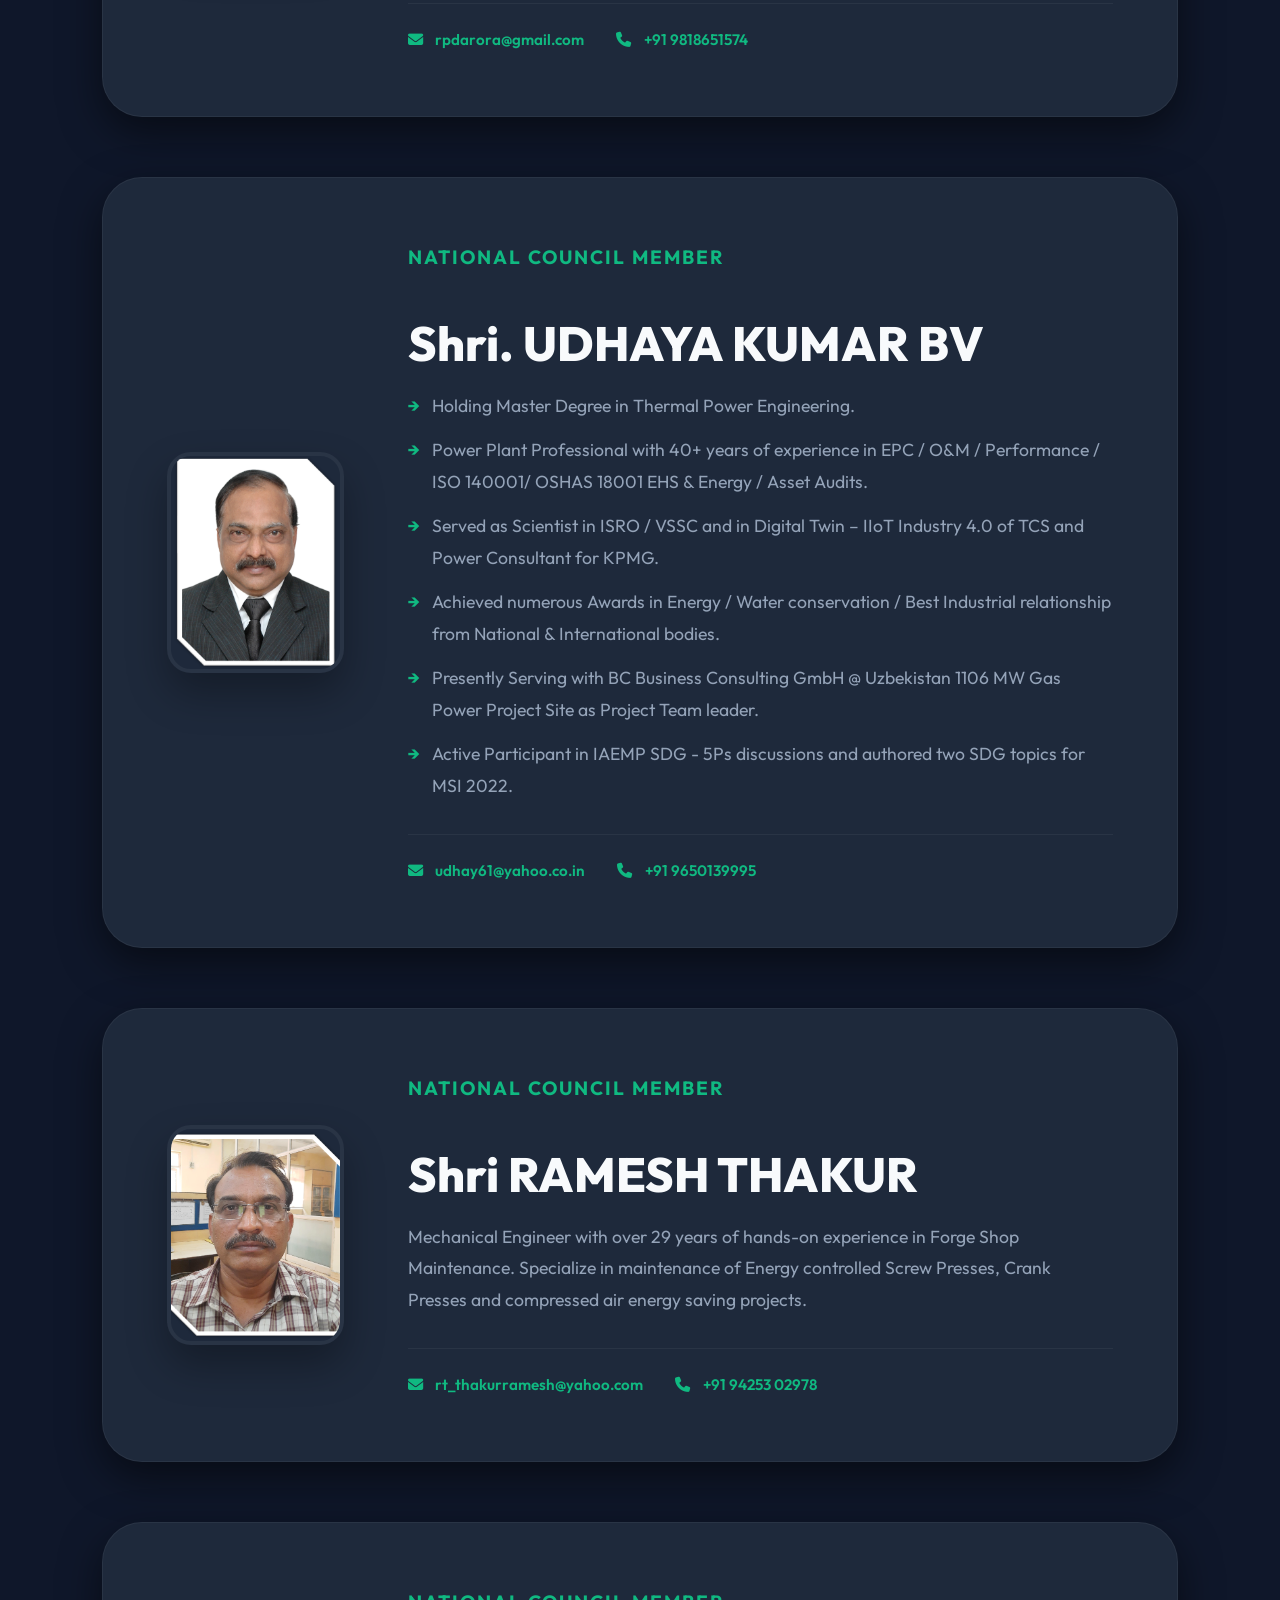
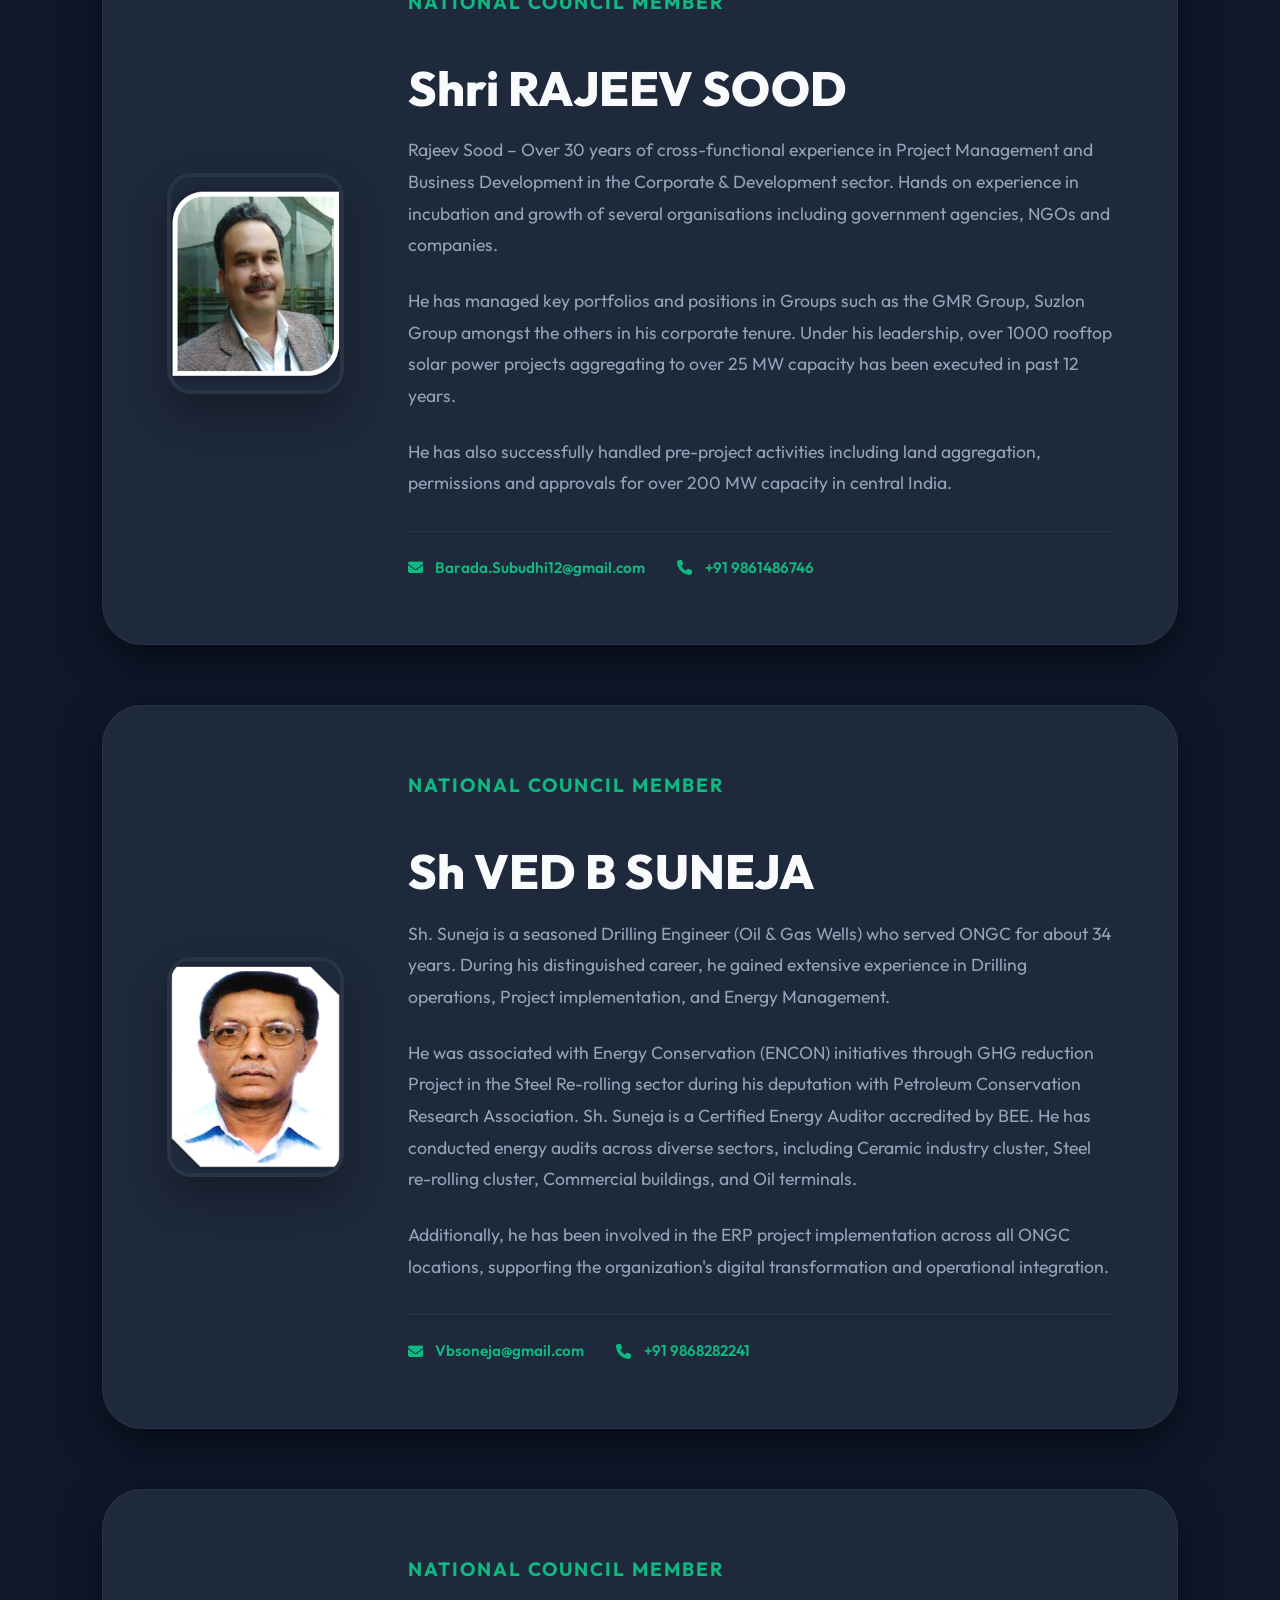
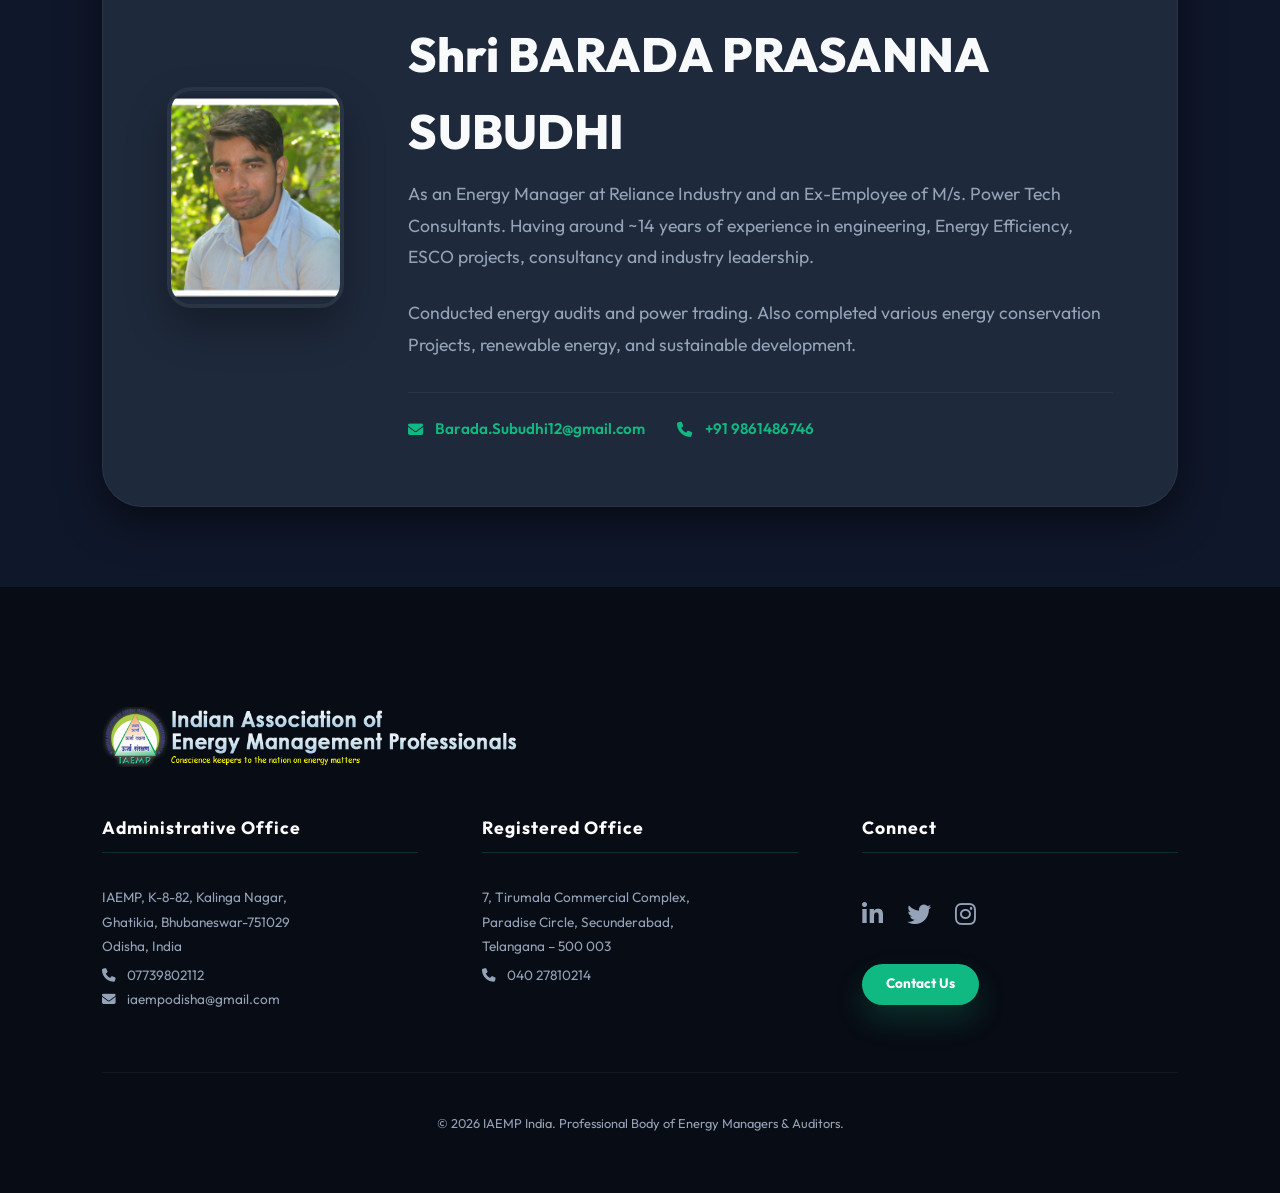
<file: central-council.html>
<!DOCTYPE html>
<html lang="en">

<head>
    <meta charset="UTF-8">
    <meta name="viewport" content="width=device-width, initial-scale=1.0">
    <title>Central Council | IAEMP</title>
    <link rel="stylesheet" href="style.css">
    <link rel="preconnect" href="https://fonts.googleapis.com">
    <link rel="preconnect" href="https://fonts.gstatic.com" crossorigin>
    <link href="https://fonts.googleapis.com/css2?family=Outfit:wght@300;400;500;600;700;800&display=swap"
        rel="stylesheet">
    <link rel="stylesheet" href="https://cdnjs.cloudflare.com/ajax/libs/font-awesome/6.4.0/css/all.min.css">
    <meta name="description"
        content="Central Council of IAEMP - Indian Association of Energy Management Professionals. Meet our leadership and office bearers.">
    <style>
        .council-section {
            padding: 160px 8% 80px;
            background: radial-gradient(circle at 100% 0%, #1e293b 0%, #0f172a 70%);
            min-height: 100vh;
        }

        .president-card {
            display: grid;
            grid-template-columns: 0.4fr 1.6fr;
            gap: 4rem;
            background: var(--card-bg);
            padding: 4rem;
            border-radius: 40px;
            border: 1px solid var(--glass);
            margin-top: 60px;
            box-shadow: var(--shadow);
            align-items: center;
        }

        .president-img-container {
            position: relative;
            display: flex;
            align-items: center;
            justify-content: center;
            height: 100%;
        }

        .president-img {
            width: 100%;
            aspect-ratio: 4/5;
            object-fit: cover;
            border-radius: 24px;
            border: 4px solid var(--glass);
            box-shadow: 0 20px 40px rgba(0,0,0,0.3);
        }

        .president-info h2 {
            font-size: 3rem;
            margin-bottom: 0.5rem;
            font-weight: 800;
        }

        .president-title {
            color: var(--primary);
            font-weight: 700;
            font-size: 1.2rem;
            letter-spacing: 2px;
            text-transform: uppercase;
            margin-bottom: 2rem;
            display: block;
        }

        .president-bio {
            font-size: 1.1rem;
            color: var(--text-muted);
            line-height: 1.8;
        }

        .bio-para {
            margin-bottom: 1.5rem;
        }

        .bio-list {
            list-style: none;
            padding: 0;
        }

        .bio-list li {
            margin-bottom: 0.8rem;
            padding-left: 1.5rem;
            position: relative;
        }

        .bio-list li::before {
            content: '→';
            position: absolute;
            left: 0;
            color: var(--primary);
            font-weight: bold;
        }

        @media (max-width: 1100px) {
            .president-card {
                grid-template-columns: 1fr;
                text-align: center;
                padding: 3rem 2rem;
            }
            .president-img {
                max-width: 300px;
                margin: 0 auto;
            }
        }

        .member-contact {
            display: flex;
            gap: 2rem;
            margin-top: 2rem;
            border-top: 1px solid var(--glass);
            padding-top: 1.5rem;
        }

        .member-contact a {
            color: var(--primary);
            font-weight: 600;
            display: flex;
            align-items: center;
            gap: 0.8rem;
            font-size: 0.95rem;
        }

        .member-contact a:hover {
            color: white;
        }
    </style>
</head>

<body>
    <header id="header">
        <a href="index.html" class="logo">
            <img src="logo.png" alt="IAEMP Logo">
        </a>
        <nav>
            <ul>
                <li><a href="index.html">Home</a></li>
                <li><a href="central-council.html" class="active" style="color: var(--primary);">Central Council</a></li>
                <li><a href="index.html#publications">Publications</a></li>
                <li class="dropdown">
                    <a href="javascript:void(0)" class="dropbtn">Membership <i class="fas fa-chevron-down"></i></a>
                    <div class="dropdown-content">
                        <a href="individual-membership.html">Individual</a>
                        <a href="organization-membership.html">Organization</a>
                        <a href="student-membership.html">Student</a>
                    </div>
                </li>
                <li><a href="contact.html">Contact</a></li>
            </ul>
        </nav>
        <div class="header-actions" style="display: flex; gap: 1rem; align-items: center;">
            <a href="index.html#membership" class="cta-btn join-btn" style="padding: 0.8rem 2rem; font-size: 0.9rem;">Join IAEMP Now</a>
            <div class="mobile-nav-toggle">
                <i class="fas fa-bars"></i>
            </div>
        </div>
    </header>

    <section class="council-section">
        <div class="content-container">
            <div class="section-header" style="margin-bottom: 40px;">
                <h2>Central <span class="text-gradient">Council</span></h2>
                <p>Governing body of the Indian Association of Energy Management Professionals, leading India's energy transition through professional excellence.</p>
            </div>

            <!-- National President -->
            <div class="president-card">
                <div class="president-img-container">
                    <img src="assets/2026CentralCouncil/NationalPresidentShriVivekKShukla.png" alt="Shri Vivek K Shukla" class="president-img">
                </div>
                <div class="president-info">
                    <span class="president-title">National President</span>
                    <h2>Shri Vivek K Shukla</h2>
                    <div class="president-bio">
                        <p class="bio-para">Mr Vivek K Shukla Vice President - Assago Industries P.Ltd with his calm, composed and vigorous demeanor radiates the exuberance of more than three decades of rich bespoking experience in leadership positions.</p>
                        <p class="bio-para">He is an acclaimed Post graduate FMCG & Distillery technocrat imbibed from his experience with various renowned Sugar & Ethanol manufacturing units with Refinery/Cogen/Distillery/Bottling/Chemicals/CBG/Manure/KAS/Wan & Waste Management with so many award winning concept to execution works as Unit Head, Technical Controller, Plant Head, Energy Head & Auth. Signatory at various groups like Bajaj, Parle, Mawana, Olam, Sanjivani, Uttam so on.</p>
                    </div>
                    <div class="member-contact">
                        <a href="mailto:vkshukla007@gmail.com"><i class="fas fa-envelope"></i> vkshukla007@gmail.com</a>
                        <a href="tel:+918979622323"><i class="fas fa-phone"></i> +91 8979622323</a>
                    </div>
                </div>
            </div>

            <!-- National Vice President -->
            <div class="president-card">
                <div class="president-img-container">
                    <img src="assets/2026CentralCouncil/VP_Shri Dr VENKATA SUDHEER L  .png" alt="Shri Dr VENKATA SUDHEER L" class="president-img">
                </div>
                <div class="president-info">
                    <span class="president-title">National Vice President</span>
                    <h2>Shri Dr VENKATA SUDHEER L</h2>
                    <div class="president-bio">
                        <ul class="bio-list">
                            <li>Founder of VSL Prayag Energy Systems & Services Group of Companies</li>
                            <li>With 36 years experience, conducted over 1000 industrial Energy Management Assignments across India and Southeast Asia</li>
                            <li>Expertise in Implementation of Energy Efficiency, Decarbonization & Sustainable Development practices</li>
                            <li>Implemented Pathbreaking Energy Saving technologies in various Utility systems viz-viz' HVAC Systems, Pumps, Air Compressor Systems, Hydraulic Pumps & Thermal systems etc.,</li>
                            <li>Delivered Carbon Credit earning projects</li>
                            <li>Presently working on Innovative Biomass Plantation systems for Carbon Sequestration</li>
                        </ul>
                    </div>
                </div>
            </div>

            <!-- National Secretary -->
            <div class="president-card">
                <div class="president-img-container">
                    <img src="assets/2026CentralCouncil/Secretary Shri Dr.Kamalakannan.png" alt="Shri Dr KAMALAKANNAN VASANTHAN" class="president-img">
                </div>
                <div class="president-info">
                    <span class="president-title">National Secretary</span>
                    <h2>Shri Dr KAMALAKANNAN VASANTHAN</h2>
                    <div class="president-bio">
                        <ul class="bio-list">
                            <li>MD & Founder of BES, Bharat Engineering Solutions is a Distinguished Techno-Commercial, P&L leader with Exceptional Expertise in Energy Management, Fluid Engineering, and Industrial Systems.</li>
                            <li>Proven P&L Head with extensive experience in Sales, Service, Marketing, NPD & NBD – with Deep knowledge in Pumps (Centrifugal, Vacuum, Process), Heat Exchangers, Hydraulics and Energy-Efficient Systems.</li>
                            <li>Well Known for Transforming Energy into Efficiency, Systems into Performance</li>
                            <li>Life Member at IAEMP, IPA, ISHRAE & TeckXpert. Current Secretary IAEMP, South Zone Coimbatore Chapter & Central Board Member of SPIN & IAEMP. Most invited speaker at Institution's, Industries and Association's on Energy Management</li>
                            <li>A very well-known face at Energy Management Fraternity and did / mentored / guided 1000+ Energy Audits on PAN India @ Pumps & Systems and Heat Exchangers – in which around 80% plus was successfully implemented.</li>
                        </ul>
                    </div>
                    <div class="member-contact">
                        <a href="mailto:kamal@bharatenggsolutions.com"><i class="fas fa-envelope"></i> kamal@bharatenggsolutions.com</a>
                        <a href="tel:+919443069901"><i class="fas fa-phone"></i> +91 9443069901</a>
                    </div>
                </div>
            </div>

            <!-- National Junior Secretary -->
            <div class="president-card">
                <div class="president-img-container">
                    <img src="assets/2026CentralCouncil/Jr.SecretaryShriBalveerSinghJ.png" alt="Shri Balveer Singh J." class="president-img">
                </div>
                <div class="president-info">
                    <span class="president-title">National Junior Secretary</span>
                    <h2>Shri Balveer Singh J.</h2>
                    <div class="president-bio">
                        <ul class="bio-list">
                            <li>20+ years of experience as an Electrical System Design Engineer, specializing in efficient electrical systems and engineering.</li>
                            <li>BEE Certified Energy Auditor and Corporate Member of the Institution of Engineers (India) [IEI].</li>
                            <li>Aspirant for IGBC Accredited Professional (IGBC AP) certification; currently pursuing international Certified Energy Auditor (CEA) from the Association of Energy Engineers (AEE).</li>
                            <li>Strong commitment to energy-efficient design, net-zero targets, and sustainable building practices.</li>
                            <li>Keen interest in advancing expertise in energy management and environmental sustainability.</li>
                        </ul>
                    </div>
                    <div class="member-contact">
                        <a href="mailto:jatavbs_05@rediffmail.com"><i class="fas fa-envelope"></i> jatavbs_05@rediffmail.com</a>
                        <a href="tel:+918369480447"><i class="fas fa-phone"></i> +91 8369480447</a>
                    </div>
                </div>
            </div>

            <!-- National Council Member -->
            <div class="president-card">
                <div class="president-img-container">
                    <img src="assets/2026CentralCouncil/PradeepSir.png" alt="Shri Pradeep Kumar" class="president-img">
                </div>
                <div class="president-info">
                    <span class="president-title">National Council Member</span>
                    <h2>Shri Pradeep Kumar</h2>
                    <div class="president-bio">
                        <ul class="bio-list">
                            <li>Past President & Past Secretary of IAEMP.</li>
                            <li>Electrical Engineer having 40+ Years of experience in Design & Maintenance of E&M Installation including Energy Audit of Residential, Industrial & Institutional Buildings.</li>
                            <li>Expertise in Design of Electrical works of Metro Railway.</li>
                        </ul>
                    </div>
                    <div class="member-contact">
                        <a href="mailto:pradeepgarg@outlook.com"><i class="fas fa-envelope"></i> pradeepgarg@outlook.com</a>
                        <a href="tel:+919810764865"><i class="fas fa-phone"></i> +91 9810764865</a>
                    </div>
                </div>
            </div>

            <!-- National Council Member - Dr Somasundaram -->
            <div class="president-card">
                <div class="president-img-container">
                    <img src="assets/2026CentralCouncil/DrSom.png" alt="Shri Dr SOMASUNDARAM" class="president-img">
                </div>
                <div class="president-info">
                    <span class="president-title">National Council Member</span>
                    <h2>Shri Dr SOMASUNDARAM</h2>
                    <div class="president-bio">
                        <p class="bio-para">Dr. Somasundaram Balasubramaniam is an entrepreneur, digital transformation leader, and educator with over 24 years of experience in manufacturing, smart systems, and Industry 4.0. He holds a Doctorate in Business Administration from the Swiss School of Business & Management, with research focus in data science, AI, and transformational leadership.</p>
                        <p class="bio-para">He is the Founder & Managing Director of DoMore Tech Consultancy Services Pvt. Ltd. and the driving force behind OpsSim (xify.in), a 3D digital twin platform for industrial simulation and decision experimentation.</p>
                        <p class="bio-para">As a Professor of Practice and Visiting Faculty across engineering and business schools, Dr. Balasubramaniam actively mentors students and young professionals, supporting entrepreneurship and guiding aspiring founders in building technology-driven startups.</p>
                    </div>
                    <div class="member-contact">
                        <a href="mailto:messagesomu@gmail.com"><i class="fas fa-envelope"></i> messagesomu@gmail.com</a>
                        <a href="tel:+917708757575"><i class="fas fa-phone"></i> +91 7708757575</a>
                    </div>
                </div>
            </div>

            <!-- National Council Member - Shri Bibhu Charan Swain -->
            <div class="president-card">
                <div class="president-img-container">
                    <img src="assets/2026CentralCouncil/Shri BIBHU CHARAN SWAIN  .png" alt="Shri BIBHU CHARAN SWAIN" class="president-img">
                </div>
                <div class="president-info">
                    <span class="president-title">National Council Member</span>
                    <h2>Shri BIBHU CHARAN SWAIN</h2>
                    <div class="president-bio">
                        <p class="bio-para">Senior Consultant at Power Tech Consultants and an Accredited Energy Auditor. Holds an M.Tech from Indian Institute of Science with ~27 years of experience in engineering, projects, consultancy, and industry leadership. Conducted energy audits and advised industries on electricity regulatory and power trading matters. He is a State Advisory Committee Member of Odisha Electricity Regulatory Commission. He has delivered 100+ awareness programs on energy conservation, renewable energy, carbon credits, and sustainable development.</p>
                    </div>
                    <div class="member-contact">
                        <a href="mailto:infopwrtch@gmail.com"><i class="fas fa-envelope"></i> infopwrtch@gmail.com</a>
                        <a href="tel:+919437155337"><i class="fas fa-phone"></i> +91 9437155337</a>
                    </div>
                </div>
            </div>

            <!-- National Council Member - Shri Sanjeeb Kumar Purohit -->
            <div class="president-card">
                <div class="president-img-container">
                    <img src="assets/2026CentralCouncil/Shri SANJEEB KUMAR PUROHIT  .png" alt="Shri SANJEEB KUMAR PUROHIT" class="president-img">
                </div>
                <div class="president-info">
                    <span class="president-title">National Council Member</span>
                    <h2>Shri SANJEEB KUMAR PUROHIT</h2>
                    <div class="president-bio">
                        <ul class="bio-list">
                            <li>Electrical Engineer having 29+ Years of experience in Electrical Maintenance, Project Management and Energy management of Thermal Power Plant and Large Process Industries.</li>
                            <li>BEE Certified Energy Auditor</li>
                            <li>Supervisor Certificate (EHT) Govt of Odisha</li>
                        </ul>
                    </div>
                    <div class="member-contact">
                        <a href="mailto:sanjeeb.sk@gmail.com"><i class="fas fa-envelope"></i> sanjeeb.sk@gmail.com</a>
                        <a href="tel:+919937299493"><i class="fas fa-phone"></i> +91 9937299493</a>
                    </div>
                </div>
            </div>

            <!-- National Council Member - Shri Dr S ANGALAESWARI -->
            <div class="president-card">
                <div class="president-img-container">
                    <img src="assets/2026CentralCouncil/Shri Dr S ANGALAESWARI  .png" alt="Shri Dr S ANGALAESWARI" class="president-img">
                </div>
                <div class="president-info">
                    <span class="president-title">National Council Member</span>
                    <h2>Shri Dr S ANGALAESWARI</h2>
                    <div class="president-bio">
                        <ul class="bio-list">
                            <li>Assistant Dean, Sponsored Research & Industrial Consultancy (SPORIC).</li>
                            <li>Associate Professor – School of Electrical Engineering, Vellore Institute of Technology (VIT), Chennai.</li>
                            <li>Well known face in Energy Management Professionals group.</li>
                            <li>Mentored and conducted multiple trainings and seminars across India & South Asia.</li>
                        </ul>
                    </div>
                    <div class="member-contact">
                        <a href="mailto:spkavisp@gmail.com"><i class="fas fa-envelope"></i> spkavisp@gmail.com</a>
                        <a href="tel:+919841812993"><i class="fas fa-phone"></i> +91 9841812993</a>
                    </div>
                </div>
            </div>

            <!-- National Council Member - Shri MOHANA SUNDARAM K -->
            <div class="president-card">
                <div class="president-img-container">
                    <img src="assets/2026CentralCouncil/MohanaSundaramSir.png" alt="Shri MOHANA SUNDARAM K" class="president-img">
                </div>
                <div class="president-info">
                    <span class="president-title">National Council Member</span>
                    <h2>Shri MOHANA SUNDARAM K</h2>
                    <div class="president-bio">
                        <p class="bio-para">Having 24 years of teaching and research experience, presently as Professor and Head in EEE department at KPR Institute of Engineering and Technology, and a Senior member in IEEE, and also Vice chair for IEEE PELS Madras section. His research interests include Renewable Energy systems, Power electronics, Intelligent controllers, and Power systems.</p>
                        <p class="bio-para">He has completed a funded project of worth Rs. 52.84 lakhs sponsored by DST, Government of India. Under his guidance, 12 Ph.D. scholars completed PhD from Anna University, Chennai. He received the ISTE Faculty National Award 2022 for Innovative Work in Engineering and Technology.</p>
                        <p class="bio-para">He has published six books with international publishers and serves as a reviewer for IEEE, Springer, and Elsevier journals. He is an active member of IEEE, IE, ISTE, and IAENG. He has published 100 papers in international journals such as IEEE, Elsevier, and Springer.</p>
                    </div>
                    <div class="member-contact">
                        <a href="mailto:kumohanasundaram@gmail.com"><i class="fas fa-envelope"></i> kumohanasundaram@gmail.com</a>
                        <a href="tel:+919600047399"><i class="fas fa-phone"></i> +91 9600047399</a>
                    </div>
                </div>
            </div>

            <!-- National Council Member - Shri MAHAVEER JAIN -->
            <div class="president-card">
                <div class="president-img-container">
                    <img src="assets/2026CentralCouncil/Shri MAHAVEER JAIN  .png" alt="Shri MAHAVEER JAIN" class="president-img">
                </div>
                <div class="president-info">
                    <span class="president-title">National Council Member</span>
                    <h2>Shri MAHAVEER JAIN</h2>
                    <div class="president-bio">
                        <p class="bio-para">Chartered Accountant with over 25 years of hands-on experience, specializing in guiding MSME toward sustainable growth while unlocking significant cost efficiencies. Leveraging data analytics, helps businesses optimize energy consumption, improve operational efficiency, and recover savings through power bill reduction and refunds.</p>
                    </div>
                    <div class="member-contact">
                        <a href="mailto:mkjain@eemc.in"><i class="fas fa-envelope"></i> mkjain@eemc.in</a>
                        <a href="tel:+919768123725"><i class="fas fa-phone"></i> +91 9768123725</a>
                    </div>
                </div>
            </div>

            <!-- National Council Member - Prof. (Dr.) Rabinarayan Satpathy -->
            <div class="president-card">
                <div class="president-img-container">
                    <img src="assets/2026CentralCouncil/DrRabinarayanSatpathy.png" alt="Prof. (Dr.) Rabinarayan Satpathy" class="president-img">
                </div>
                <div class="president-info">
                    <span class="president-title">National Council Member</span>
                    <h2>Prof. (Dr.) Rabinarayan Satpathy</h2>
                    <div class="president-bio">
                        <p class="bio-para">Prof. Satpathy is the Vice-Chancellor of Jagadguru Kripalu University, and a visionary academic leader with over 32 years of experience in higher education, research, and academic governance. He holds a D.Sc., two Ph.D. degrees, and a Post-Doctoral Fellowship from NIT Rourkela.</p>
                        <p class="bio-para">With more than 300 research publications, 21 books, and 63 patents (including 32 granted), he has made significant contributions to academia and innovation. He has successfully guided 16 Ph.D. scholars and numerous postgraduate researchers. His areas of expertise include Artificial Intelligence, Machine Learning, Soft Computing, and Mathematical Modelling.</p>
                        <p class="bio-para">He strongly advocates a value-based, research-driven, and spiritually aligned university ecosystem.</p>
                    </div>
                    <div class="member-contact">
                        <a href="mailto:rabinarayan.satpathy@gmail.com"><i class="fas fa-envelope"></i> rabinarayan.satpathy@gmail.com</a>
                        <a href="tel:+919437571307"><i class="fas fa-phone"></i> +91 9437571307</a>
                    </div>
                </div>
            </div>

            <!-- National Council Member - Dr. RAJESH ARORA -->
            <div class="president-card">
                <div class="president-img-container">
                    <img src="assets/2026CentralCouncil/Dr. RAJESH ARORA  .png" alt="Dr. RAJESH ARORA" class="president-img">
                </div>
                <div class="president-info">
                    <span class="president-title">National Council Member</span>
                    <h2>Dr. RAJESH ARORA</h2>
                    <div class="president-bio">
                        <p class="bio-para">Dr. RAJESH KUMAR ARORA obtained the B. Tech. & Master of Engineering (ME) degrees in Electrical Engineering from Delhi College of Engineering, University of Delhi, India in 1999 and 2003 respectively. He completed his PhD in grounding system design from UPES, Dehradun.</p>
                        <p class="bio-para">He has presented his papers in national and international seminars & written many articles for many leading magazines of India.</p>
                    </div>
                    <div class="member-contact">
                        <a href="mailto:rpdarora@gmail.com"><i class="fas fa-envelope"></i> rpdarora@gmail.com</a>
                        <a href="tel:+919818651574"><i class="fas fa-phone"></i> +91 9818651574</a>
                    </div>
                </div>
            </div>

            <!-- National Council Member - Shri. UDHAYA KUMAR BV -->
            <div class="president-card">
                <div class="president-img-container">
                    <img src="assets/2026CentralCouncil/Shri. UDHAYA KUMAR BV   .png" alt="Shri. UDHAYA KUMAR BV" class="president-img">
                </div>
                <div class="president-info">
                    <span class="president-title">National Council Member</span>
                    <h2>Shri. UDHAYA KUMAR BV</h2>
                    <div class="president-bio">
                        <ul class="bio-list">
                            <li>Holding Master Degree in Thermal Power Engineering.</li>
                            <li>Power Plant Professional with 40+ years of experience in EPC / O&M / Performance / ISO 140001/ OSHAS 18001 EHS & Energy / Asset Audits.</li>
                            <li>Served as Scientist in ISRO / VSSC and in Digital Twin – IIoT Industry 4.0 of TCS and Power Consultant for KPMG.</li>
                            <li>Achieved numerous Awards in Energy / Water conservation / Best Industrial relationship from National & International bodies.</li>
                            <li>Presently Serving with BC Business Consulting GmbH @ Uzbekistan 1106 MW Gas Power Project Site as Project Team leader.</li>
                            <li>Active Participant in IAEMP SDG - 5Ps discussions and authored two SDG topics for MSI 2022.</li>
                        </ul>
                    </div>
                    <div class="member-contact">
                        <a href="mailto:udhay61@yahoo.co.in"><i class="fas fa-envelope"></i> udhay61@yahoo.co.in</a>
                        <a href="tel:+919650139995"><i class="fas fa-phone"></i> +91 9650139995</a>
                    </div>
                </div>
            </div>

            <!-- National Council Member - Shri RAMESH THAKUR -->
            <div class="president-card">
                <div class="president-img-container">
                    <img src="assets/2026CentralCouncil/Shri RAMESH THAKUR   .png" alt="Shri RAMESH THAKUR" class="president-img">
                </div>
                <div class="president-info">
                    <span class="president-title">National Council Member</span>
                    <h2>Shri RAMESH THAKUR</h2>
                    <div class="president-bio">
                        <p class="bio-para">Mechanical Engineer with over 29 years of hands-on experience in Forge Shop Maintenance. Specialize in maintenance of Energy controlled Screw Presses, Crank Presses and compressed air energy saving projects.</p>
                    </div>
                    <div class="member-contact">
                        <a href="mailto:rt_thakurramesh@yahoo.com"><i class="fas fa-envelope"></i> rt_thakurramesh@yahoo.com</a>
                        <a href="tel:+919425302978"><i class="fas fa-phone"></i> +91 94253 02978</a>
                    </div>
                </div>
            </div>

            <!-- National Council Member - Shri RAJEEV SOOD -->
            <div class="president-card">
                <div class="president-img-container">
                    <img src="assets/2026CentralCouncil/Shri RAJEEV SOOD  .png" alt="Shri RAJEEV SOOD" class="president-img">
                </div>
                <div class="president-info">
                    <span class="president-title">National Council Member</span>
                    <h2>Shri RAJEEV SOOD</h2>
                    <div class="president-bio">
                        <p class="bio-para">Rajeev Sood – Over 30 years of cross-functional experience in Project Management and Business Development in the Corporate & Development sector. Hands on experience in incubation and growth of several organisations including government agencies, NGOs and companies.</p>
                        <p class="bio-para">He has managed key portfolios and positions in Groups such as the GMR Group, Suzlon Group amongst the others in his corporate tenure. Under his leadership, over 1000 rooftop solar power projects aggregating to over 25 MW capacity has been executed in past 12 years.</p>
                        <p class="bio-para">He has also successfully handled pre-project activities including land aggregation, permissions and approvals for over 200 MW capacity in central India.</p>
                    </div>
                    <div class="member-contact">
                        <a href="mailto:Barada.Subudhi12@gmail.com"><i class="fas fa-envelope"></i> Barada.Subudhi12@gmail.com</a>
                        <a href="tel:+919861486746"><i class="fas fa-phone"></i> +91 9861486746</a>
                    </div>
                </div>
            </div>

            <!-- National Council Member - Sh VED B SUNEJA -->
            <div class="president-card">
                <div class="president-img-container">
                    <img src="assets/2026CentralCouncil/Sh VED B SUNEJA  .png" alt="Sh VED B SUNEJA" class="president-img">
                </div>
                <div class="president-info">
                    <span class="president-title">National Council Member</span>
                    <h2>Sh VED B SUNEJA</h2>
                    <div class="president-bio">
                        <p class="bio-para">Sh. Suneja is a seasoned Drilling Engineer (Oil & Gas Wells) who served ONGC for about 34 years. During his distinguished career, he gained extensive experience in Drilling operations, Project implementation, and Energy Management.</p>
                        <p class="bio-para">He was associated with Energy Conservation (ENCON) initiatives through GHG reduction Project in the Steel Re-rolling sector during his deputation with Petroleum Conservation Research Association. Sh. Suneja is a Certified Energy Auditor accredited by BEE. He has conducted energy audits across diverse sectors, including Ceramic industry cluster, Steel re-rolling cluster, Commercial buildings, and Oil terminals.</p>
                        <p class="bio-para">Additionally, he has been involved in the ERP project implementation across all ONGC locations, supporting the organization's digital transformation and operational integration.</p>
                    </div>
                    <div class="member-contact">
                        <a href="mailto:Vbsoneja@gmail.com"><i class="fas fa-envelope"></i> Vbsoneja@gmail.com</a>
                        <a href="tel:+919868282241"><i class="fas fa-phone"></i> +91 9868282241</a>
                    </div>
                </div>
            </div>

            <!-- National Council Member - Shri BARADA PRASANNA SUBUDHI -->
            <div class="president-card">
                <div class="president-img-container">
                    <img src="assets/2026CentralCouncil/Shri BARADA PRASANNA SUBUDHI  .png" alt="Shri BARADA PRASANNA SUBUDHI" class="president-img">
                </div>
                <div class="president-info">
                    <span class="president-title">National Council Member</span>
                    <h2>Shri BARADA PRASANNA SUBUDHI</h2>
                    <div class="president-bio">
                        <p class="bio-para">As an Energy Manager at Reliance Industry and an Ex-Employee of M/s. Power Tech Consultants. Having around ~14 years of experience in engineering, Energy Efficiency, ESCO projects, consultancy and industry leadership.</p>
                        <p class="bio-para">Conducted energy audits and power trading. Also completed various energy conservation Projects, renewable energy, and sustainable development.</p>
                    </div>
                    <div class="member-contact">
                        <a href="mailto:Barada.Subudhi12@gmail.com"><i class="fas fa-envelope"></i> Barada.Subudhi12@gmail.com</a>
                        <a href="tel:+919861486746"><i class="fas fa-phone"></i> +91 9861486746</a>
                    </div>
                </div>
            </div>
        </div>
    </section>

    <footer id="join">
        <div class="footer-container">
            <div style="margin-bottom: 60px;">
                <img src="logo.png" alt="IAEMP" style="height: 60px; margin-bottom: 40px;">
                <div class="footer-grid">
                    <div>
                        <h4 style="color: white; margin-bottom: 2rem; font-size: 1.1rem; letter-spacing: 1px; border-bottom: 1px solid rgba(16, 185, 129, 0.2); padding-bottom: 10px; display: block;">Administrative Office</h4>
                        <p style="color: var(--text-muted); font-size: 0.85rem; line-height: 1.8;">
                            IAEMP, K-8-82, Kalinga Nagar,<br>
                            Ghatikia, Bhubaneswar-751029<br>
                            Odisha, India<br>
                            <i class="fas fa-phone" style="margin-right: 8px; margin-top: 10px;"></i> 07739802112<br>
                            <i class="fas fa-envelope" style="margin-right: 8px;"></i> iaempodisha@gmail.com
                        </p>
                    </div>
                    <div>
                        <h4 style="color: white; margin-bottom: 2rem; font-size: 1.1rem; letter-spacing: 1px; border-bottom: 1px solid rgba(16, 185, 129, 0.2); padding-bottom: 10px; display: block;">Registered Office</h4>
                        <p style="color: var(--text-muted); font-size: 0.85rem; line-height: 1.8;">
                            7, Tirumala Commercial Complex,<br>
                            Paradise Circle, Secunderabad,<br>
                            Telangana – 500 003<br>
                            <i class="fas fa-phone" style="margin-right: 8px; margin-top: 10px;"></i> 040 27810214
                        </p>
                    </div>
                    <div>
                        <h4 style="color: white; margin-bottom: 2rem; font-size: 1.1rem; letter-spacing: 1px; border-bottom: 1px solid rgba(16, 185, 129, 0.2); padding-bottom: 10px; display: block;">Connect</h4>
                        <div style="display: flex; gap: 1.5rem; margin-bottom: 30px; padding-top: 10px;">
                            <a href="#" class="social-link"><i class="fab fa-linkedin-in"></i></a>
                            <a href="#" class="social-link"><i class="fab fa-twitter"></i></a>
                            <a href="#" class="social-link"><i class="fab fa-instagram"></i></a>
                        </div>
                        <a href="contact.html" class="cta-btn" style="padding: 0.6rem 1.5rem; font-size: 0.85rem;">Contact Us</a>
                    </div>
                </div>
            </div>
            <p
                style="text-align: center; color: var(--text-muted); font-size: 0.8rem; padding-top: 40px; border-top: 1px solid rgba(255,255,255,0.05);">
                &copy; 2026 IAEMP India. Professional Body of Energy Managers & Auditors.</p>
        </div>
    </footer>

    <script src="script.js"></script>
</body>

</html>
</file>
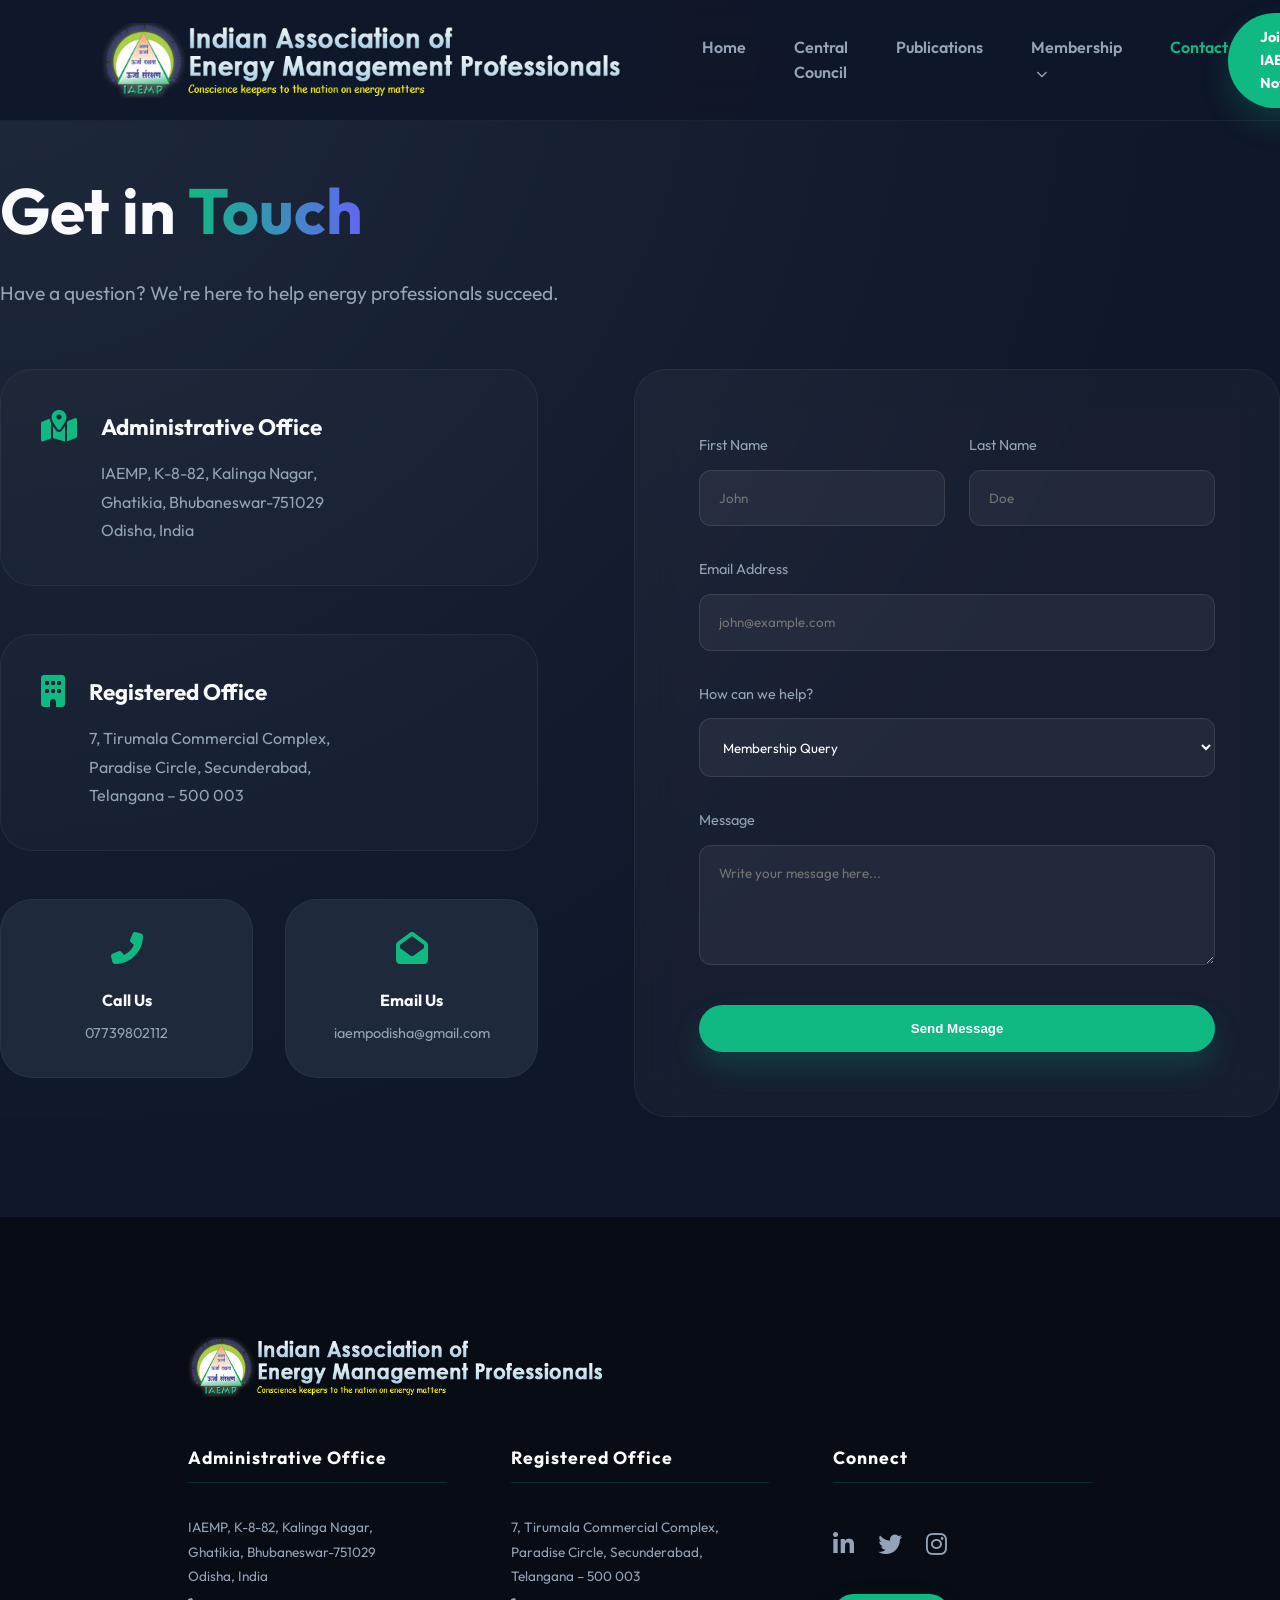
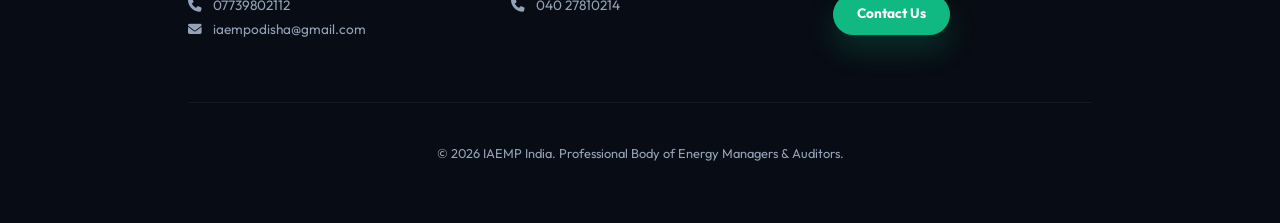
<file: contact.html>
<!DOCTYPE html>
<html lang="en">

<head>
    <meta charset="UTF-8">
    <meta name="viewport" content="width=device-width, initial-scale=1.0">
    <title>Contact Us | IAEMP India</title>
    <link rel="stylesheet" href="style.css">
    <link rel="preconnect" href="https://fonts.googleapis.com">
    <link rel="preconnect" href="https://fonts.gstatic.com" crossorigin>
    <link href="https://fonts.googleapis.com/css2?family=Outfit:wght@300;400;500;600;700;800&display=swap"
        rel="stylesheet">
    <link rel="stylesheet" href="https://cdnjs.cloudflare.com/ajax/libs/font-awesome/6.4.0/css/all.min.css">
</head>

<body>
    <header id="header" class="scrolled">
        <a href="index.html" class="logo">
            <img src="logo.png" alt="IAEMP Logo">
        </a>
        <nav>
            <ul>
                <li><a href="index.html">Home</a></li>
                <li><a href="central-council.html">Central Council</a></li>
                <li><a href="index.html#publications">Publications</a></li>
                <li class="dropdown">
                    <a href="javascript:void(0)" class="dropbtn">Membership <i class="fas fa-chevron-down"></i></a>
                    <div class="dropdown-content">
                        <a href="individual-membership.html">Individual</a>
                        <a href="organization-membership.html">Organization</a>
                        <a href="student-membership.html">Student</a>
                    </div>
                </li>
                <li><a href="contact.html" style="color: var(--primary);">Contact</a></li>
            </ul>
        </nav>
        <div class="header-actions" style="display: flex; gap: 1rem; align-items: center;">
            <a href="index.html#membership" class="cta-btn join-btn" style="padding: 0.8rem 2rem; font-size: 0.9rem;">Join IAEMP Now</a>
            <div class="mobile-nav-toggle">
                <i class="fas fa-bars"></i>
            </div>
        </div>
    </header>

    <main style="padding-top: 160px; min-height: 100vh; background: radial-gradient(circle at 0% 0%, #1e293b 0%, #0f172a 70%);">
        <div class="content-container">
            <div class="section-title" style="text-align: left; margin-bottom: 60px;">
                <h1 style="font-size: 4rem; margin-bottom: 1rem;">Get in <span class="text-gradient">Touch</span></h1>
                <p style="color: var(--text-muted); font-size: 1.2rem;">Have a question? We're here to help energy professionals succeed.</p>
            </div>

            <div class="contact-grid">
                <!-- Left: Contact Details -->
                <div style="display: flex; flex-direction: column; gap: 3rem;">
                    <div class="service-card" style="padding: 2.5rem; background: rgba(255,255,255,0.02); border: 1px solid rgba(255,255,255,0.05);">
                        <div style="display: flex; gap: 1.5rem; align-items: flex-start;">
                            <i class="fas fa-map-marked-alt fa-2x" style="color: var(--primary);"></i>
                            <div>
                                <h3 style="margin-bottom: 0.8rem; font-size: 1.4rem;">Administrative Office</h3>
                                <p style="color: var(--text-muted); line-height: 1.8;">
                                    IAEMP, K-8-82, Kalinga Nagar,<br>
                                    Ghatikia, Bhubaneswar-751029<br>
                                    Odisha, India
                                </p>
                            </div>
                        </div>
                    </div>

                    <div class="service-card" style="padding: 2.5rem; background: rgba(255,255,255,0.02); border: 1px solid rgba(255,255,255,0.05);">
                        <div style="display: flex; gap: 1.5rem; align-items: flex-start;">
                            <i class="fas fa-building fa-2x" style="color: var(--primary);"></i>
                            <div>
                                <h3 style="margin-bottom: 0.8rem; font-size: 1.4rem;">Registered Office</h3>
                                <p style="color: var(--text-muted); line-height: 1.8;">
                                    7, Tirumala Commercial Complex,<br>
                                    Paradise Circle, Secunderabad,<br>
                                    Telangana – 500 003
                                </p>
                            </div>
                        </div>
                    </div>

                    <div class="info-grid">
                        <div class="service-card" style="padding: 2rem; text-align: center;">
                            <i class="fas fa-phone-alt fa-2x" style="color: var(--primary); margin-bottom: 1.5rem;"></i>
                            <h4 style="margin-bottom: 0.5rem;">Call Us</h4>
                            <p style="color: var(--text-muted); font-size: 0.9rem;">07739802112</p>
                        </div>
                        <div class="service-card" style="padding: 2rem; text-align: center;">
                            <i class="fas fa-envelope-open fa-2x" style="color: var(--primary); margin-bottom: 1.5rem;"></i>
                            <h4 style="margin-bottom: 0.5rem;">Email Us</h4>
                            <p style="color: var(--text-muted); font-size: 0.9rem;">iaempodisha@gmail.com</p>
                        </div>
                    </div>
                </div>

                <!-- Right: Contact Form -->
                <div class="contact-form-card">
                    <form action="#" class="contact-form">
                        <div class="input-grid">
                            <div class="input-group">
                                <label>First Name</label>
                                <input type="text" placeholder="John">
                            </div>
                            <div class="input-group">
                                <label>Last Name</label>
                                <input type="text" placeholder="Doe">
                            </div>
                        </div>
                        <div class="input-group">
                            <label>Email Address</label>
                            <input type="email" placeholder="john@example.com">
                        </div>
                        <div class="input-group">
                            <label>How can we help?</label>
                            <select>
                                <option>Membership Query</option>
                                <option>Certification Support</option>
                                <option>Urja Watch Submission</option>
                                <option>Other</option>
                            </select>
                        </div>
                        <div class="input-group">
                            <label>Message</label>
                            <textarea placeholder="Write your message here..." rows="5"></textarea>
                        </div>
                        <button type="submit" class="cta-btn" style="width: 100%;">Send Message</button>
                    </form>
                </div>
            </div>
        </div>
    </main>

    <footer id="join">
        <div class="footer-container" style="max-width: 1400px; margin: 0 auto; padding: 0 8%;">
            <div style="margin-bottom: 60px;">
                <img src="logo.png" alt="IAEMP" style="height: 60px; margin-bottom: 40px;">
                <div class="footer-grid">
                    <div>
                        <h4 style="color: white; margin-bottom: 2rem; font-size: 1.1rem; letter-spacing: 1px; border-bottom: 1px solid rgba(16, 185, 129, 0.2); padding-bottom: 10px; display: block;">Administrative Office</h4>
                        <p style="color: var(--text-muted); font-size: 0.85rem; line-height: 1.8;">
                            IAEMP, K-8-82, Kalinga Nagar,<br>
                            Ghatikia, Bhubaneswar-751029<br>
                            Odisha, India<br>
                            <i class="fas fa-phone" style="margin-right: 8px; margin-top: 10px;"></i> 07739802112<br>
                            <i class="fas fa-envelope" style="margin-right: 8px;"></i> iaempodisha@gmail.com
                        </p>
                    </div>
                    <div>
                        <h4 style="color: white; margin-bottom: 2rem; font-size: 1.1rem; letter-spacing: 1px; border-bottom: 1px solid rgba(16, 185, 129, 0.2); padding-bottom: 10px; display: block;">Registered Office</h4>
                        <p style="color: var(--text-muted); font-size: 0.85rem; line-height: 1.8;">
                            7, Tirumala Commercial Complex,<br>
                            Paradise Circle, Secunderabad,<br>
                            Telangana – 500 003<br>
                            <i class="fas fa-phone" style="margin-right: 8px; margin-top: 10px;"></i> 040 27810214
                        </p>
                    </div>
                    <div>
                        <h4 style="color: white; margin-bottom: 2rem; font-size: 1.1rem; letter-spacing: 1px; border-bottom: 1px solid rgba(16, 185, 129, 0.2); padding-bottom: 10px; display: block;">Connect</h4>
                        <div style="display: flex; gap: 1.5rem; margin-bottom: 30px; padding-top: 10px;">
                            <a href="#" class="social-link"><i class="fab fa-linkedin-in"></i></a>
                            <a href="#" class="social-link"><i class="fab fa-twitter"></i></a>
                            <a href="#" class="social-link"><i class="fab fa-instagram"></i></a>
                        </div>
                        <a href="contact.html" class="cta-btn" style="padding: 0.6rem 1.5rem; font-size: 0.85rem;">Contact Us</a>
                    </div>
                </div>
            </div>
            <p style="text-align: center; color: var(--text-muted); font-size: 0.8rem; padding-top: 40px; border-top: 1px solid rgba(255,255,255,0.05);">
                &copy; 2026 IAEMP India. Professional Body of Energy Managers & Auditors.
            </p>
        </div>
    </footer>

    <script src="script.js"></script>
</body>

</html>
</file>
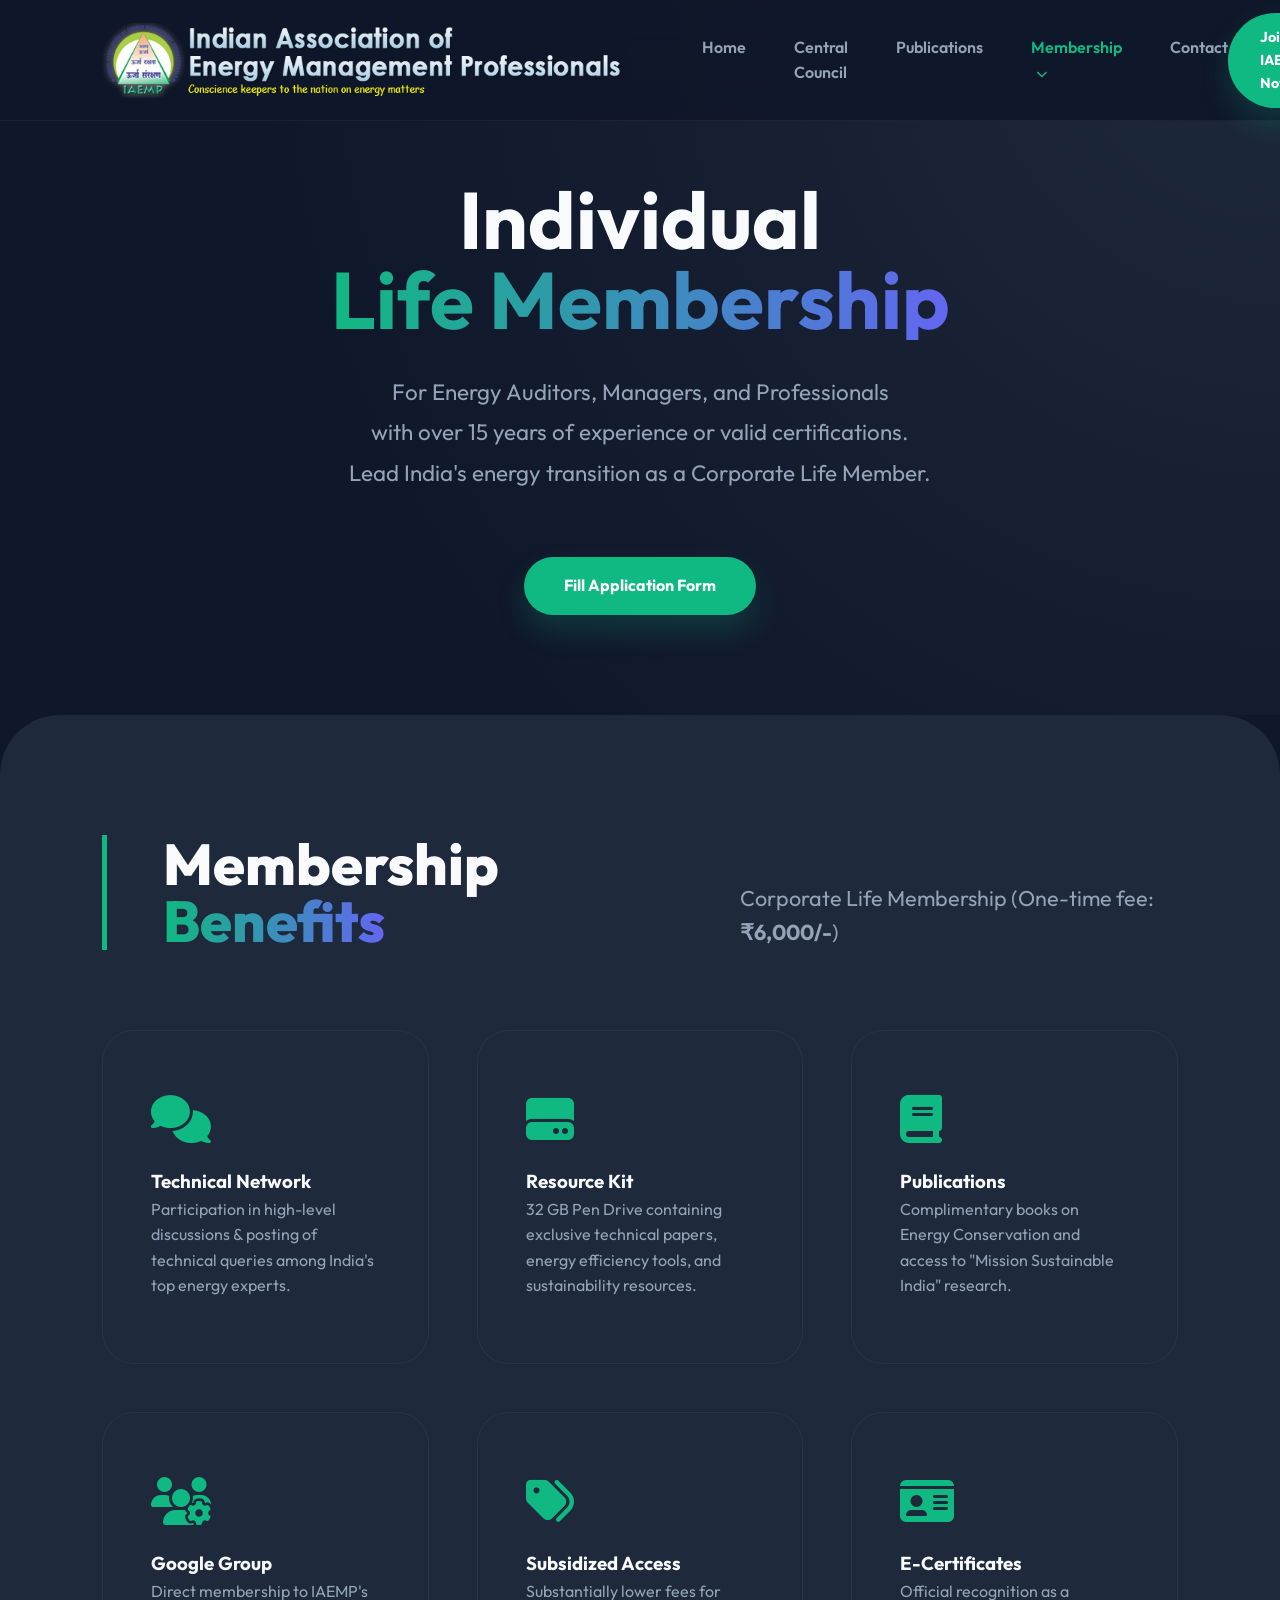
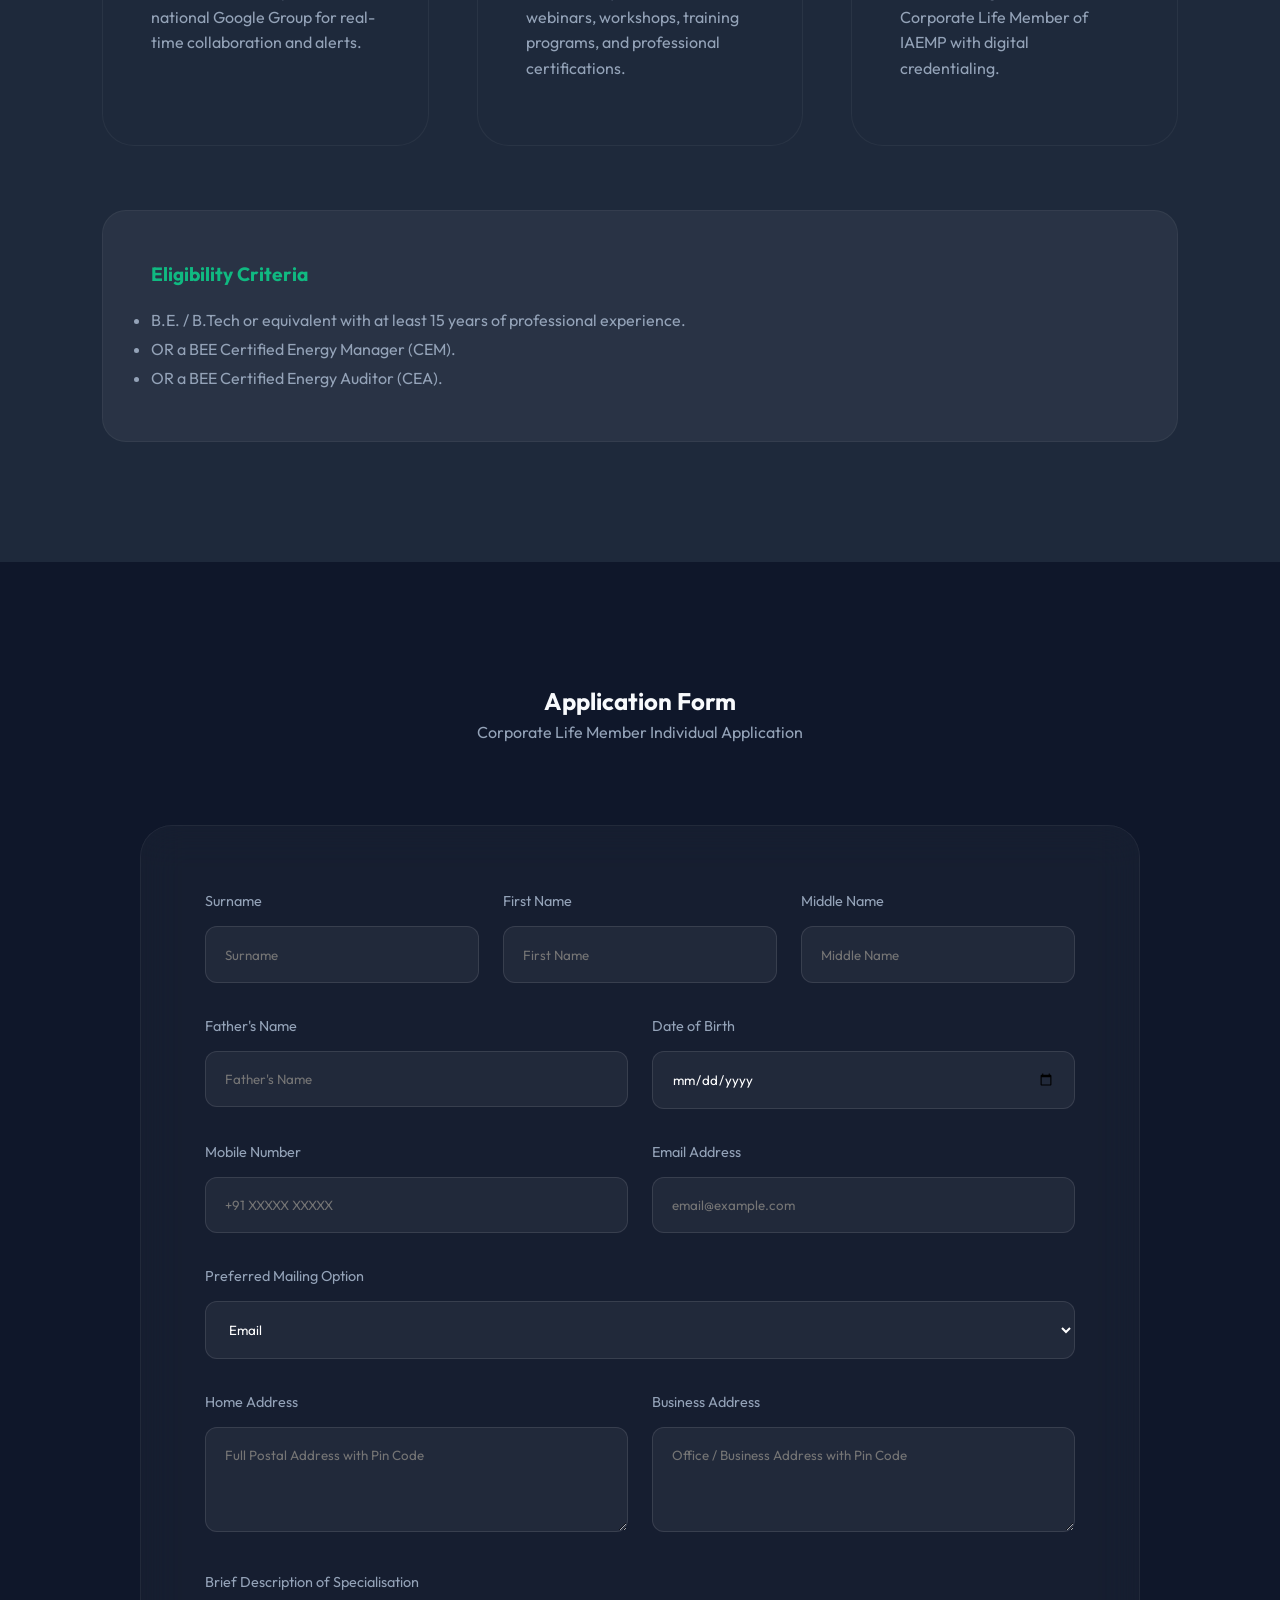
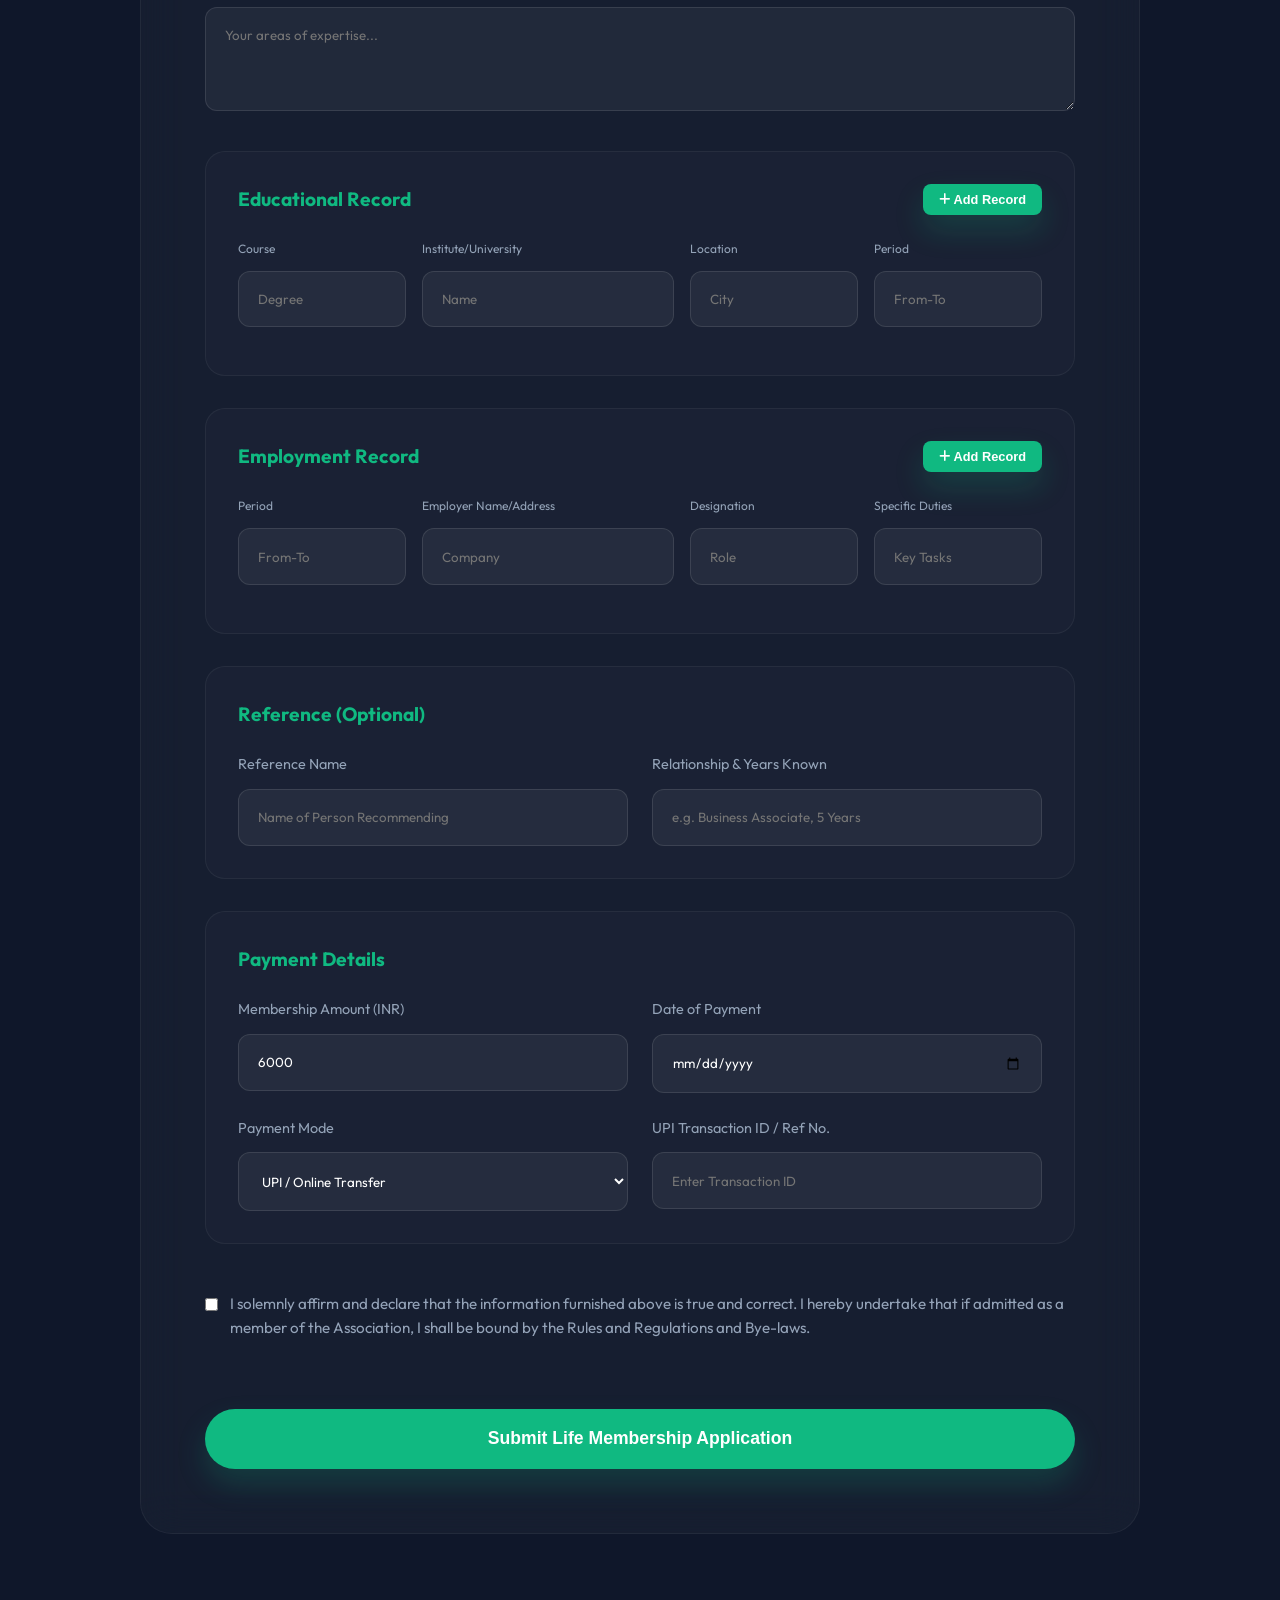
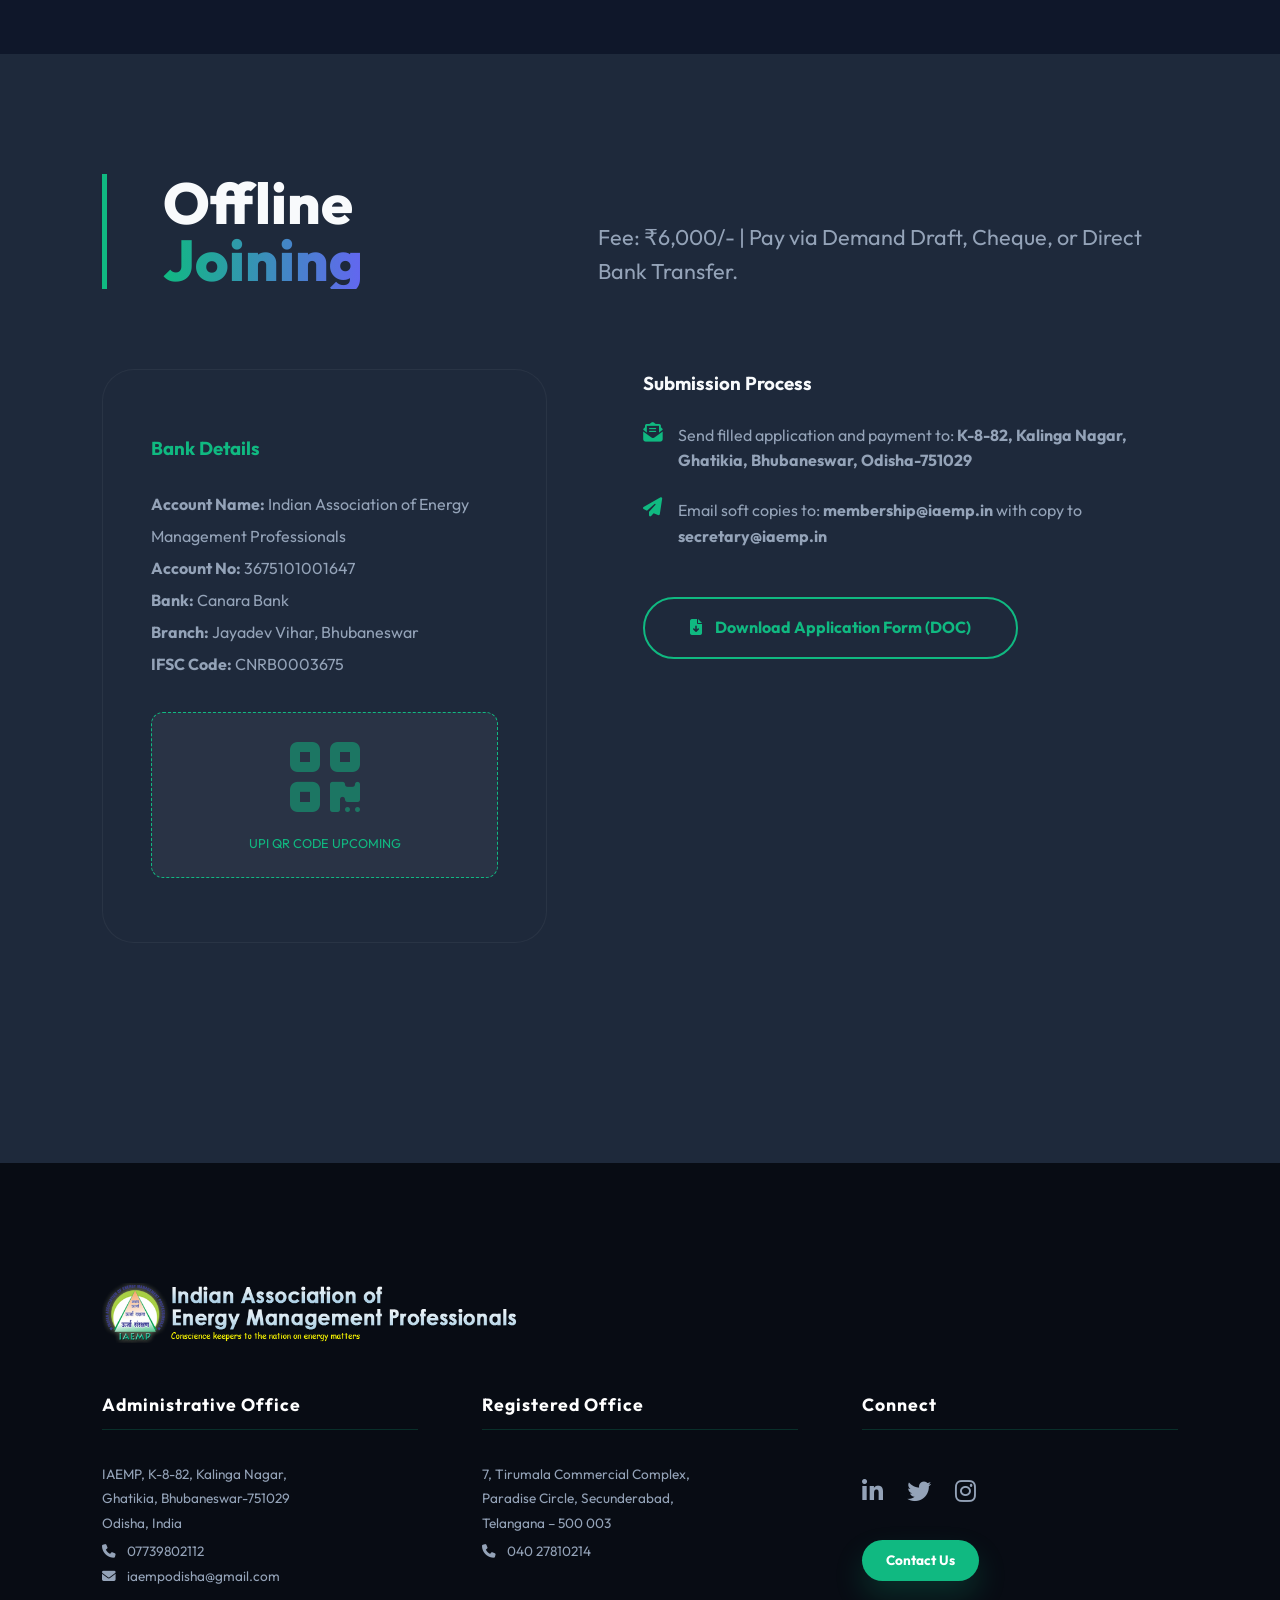
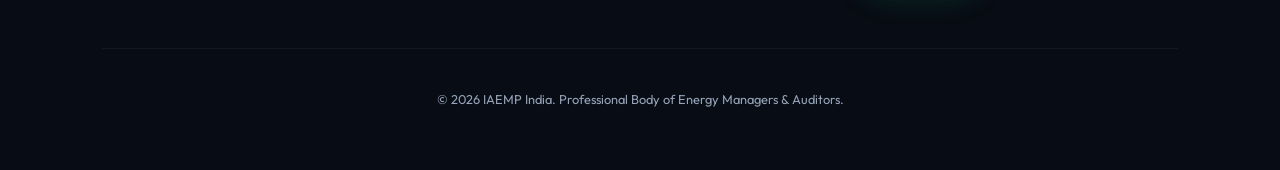
<file: individual-membership.html>
<!DOCTYPE html>
<html lang="en">

<head>
    <meta charset="UTF-8">
    <meta name="viewport" content="width=device-width, initial-scale=1.0">
    <title>Individual Membership | IAEMP</title>
    <link rel="stylesheet" href="style.css">
    <link rel="preconnect" href="https://fonts.googleapis.com">
    <link rel="preconnect" href="https://fonts.gstatic.com" crossorigin>
    <link href="https://fonts.googleapis.com/css2?family=Outfit:wght@300;400;500;600;700;800&display=swap"
        rel="stylesheet">
    <link rel="stylesheet" href="https://cdnjs.cloudflare.com/ajax/libs/font-awesome/6.4.0/css/all.min.css">
    <meta name="description" content="Join IAEMP as an individual life member. Connect with energy professionals across India.">
    <style>
        .desktop-br { display: block; }
        @media (max-width: 768px) {
            .desktop-br { display: none; }
        }
        #education-fields .input-group label, #employment-fields .input-group label {
            transition: var(--transition);
        }
        .remove-entry {
            background: rgba(239, 68, 68, 0.1);
            color: #ef4444;
            border: 1px solid rgba(239, 68, 68, 0.2);
            padding: 0.5rem;
            border-radius: 8px;
            cursor: pointer;
            transition: var(--transition);
            align-self: flex-end;
            margin-bottom: 1.2rem;
        }
        .remove-entry:hover {
            background: #ef4444;
            color: white;
        }
    </style>
</head>

<body>
    <header id="header" class="scrolled">
        <a href="index.html" class="logo">
            <img src="logo.png" alt="IAEMP Logo">
        </a>
        <nav>
            <ul>
                <li><a href="index.html">Home</a></li>
                <li><a href="central-council.html">Central Council</a></li>
                <li><a href="index.html#publications">Publications</a></li>
                <li class="dropdown">
                    <a href="javascript:void(0)" class="dropbtn active">Membership <i class="fas fa-chevron-down"></i></a>
                    <div class="dropdown-content">
                        <a href="individual-membership.html">Individual</a>
                        <a href="organization-membership.html">Organization</a>
                        <a href="student-membership.html">Student</a>
                    </div>
                </li>
                <li><a href="contact.html">Contact</a></li>
            </ul>
        </nav>
        <div class="header-actions" style="display: flex; gap: 1rem; align-items: center;">
            <a href="#apply" class="cta-btn join-btn" style="padding: 0.8rem 2rem; font-size: 0.9rem;">Join IAEMP Now</a>
            <div class="mobile-nav-toggle">
                <i class="fas fa-bars"></i>
            </div>
        </div>
    </header>

    <section class="hero" style="min-height: 60vh; padding: 180px 8% 100px;">
        <div class="content-container">
            <div class="hero-content" style="max-width: 900px; margin: 0 auto; text-align: center;">
                <h1>Individual <span class="text-gradient">Life Membership</span></h1>
                <p style="font-size: 1.4rem; line-height: 1.8; margin: 0 auto 4rem; max-width: 800px;">For Energy Auditors, Managers, and Professionals <br class="desktop-br">with over 15 years of experience or valid certifications. <br class="desktop-br">Lead India's energy transition as a Corporate Life Member.</p>
                <div class="hero-btns" style="display: flex; justify-content: center;">
                    <a href="#apply" class="cta-btn">Fill Application Form</a>
                </div>
            </div>
        </div>
    </section>

    <section id="benefits" style="background: var(--bg-alt); border-radius: 60px 60px 0 0;">
        <div class="content-container">
            <div class="section-header">
                <h2>Membership <span class="text-gradient">Benefits</span></h2>
                <p>Corporate Life Membership (One-time fee: <strong>₹6,000/-</strong>)</p>
            </div>
            
            <div class="services-grid">
                <div class="service-card">
                    <i class="fas fa-comments fa-3x" style="color: var(--primary); margin-bottom: 1.5rem;"></i>
                    <h3>Technical Network</h3>
                    <p style="color: var(--text-muted);">Participation in high-level discussions & posting of technical queries among India's top energy experts.</p>
                </div>
                <div class="service-card">
                    <i class="fas fa-hdd fa-3x" style="color: var(--primary); margin-bottom: 1.5rem;"></i>
                    <h3>Resource Kit</h3>
                    <p style="color: var(--text-muted);">32 GB Pen Drive containing exclusive technical papers, energy efficiency tools, and sustainability resources.</p>
                </div>
                <div class="service-card">
                    <i class="fas fa-book fa-3x" style="color: var(--primary); margin-bottom: 1.5rem;"></i>
                    <h3>Publications</h3>
                    <p style="color: var(--text-muted);">Complimentary books on Energy Conservation and access to "Mission Sustainable India" research.</p>
                </div>
                <div class="service-card">
                    <i class="fas fa-users-cog fa-3x" style="color: var(--primary); margin-bottom: 1.5rem;"></i>
                    <h3>Google Group</h3>
                    <p style="color: var(--text-muted);">Direct membership to IAEMP's national Google Group for real-time collaboration and alerts.</p>
                </div>
                <div class="service-card">
                    <i class="fas fa-tags fa-3x" style="color: var(--primary); margin-bottom: 1.5rem;"></i>
                    <h3>Subsidized Access</h3>
                    <p style="color: var(--text-muted);">Substantially lower fees for webinars, workshops, training programs, and professional certifications.</p>
                </div>
                <div class="service-card">
                    <i class="fas fa-id-card fa-3x" style="color: var(--primary); margin-bottom: 1.5rem;"></i>
                    <h3>E-Certificates</h3>
                    <p style="color: var(--text-muted);">Official recognition as a Corporate Life Member of IAEMP with digital credentialing.</p>
                </div>
            </div>

            <div style="margin-top: 4rem; padding: 3rem; background: var(--glass); border-radius: 24px; border: 1px solid var(--glass);">
                <h4 style="color: var(--primary); margin-bottom: 1rem; font-size: 1.2rem;">Eligibility Criteria</h4>
                <ul style="color: var(--text-muted); line-height: 1.8;">
                    <li>B.E. / B.Tech or equivalent with at least 15 years of professional experience.</li>
                    <li>OR a BEE Certified Energy Manager (CEM).</li>
                    <li>OR a BEE Certified Energy Auditor (CEA).</li>
                </ul>
            </div>
        </div>
    </section>

    <section id="apply">
        <div class="content-container">
            <div class="section-title">
                <h2>Application Form</h2>
                <p style="color: var(--text-muted);">Corporate Life Member Individual Application</p>
            </div>

            <div class="contact-form-card" style="max-width: 1000px; margin: 0 auto;">
                <form class="contact-form">
                    <div class="form-grid-3">
                        <div class="input-group">
                            <label>Surname</label>
                            <input type="text" placeholder="Surname" required>
                        </div>
                        <div class="input-group">
                            <label>First Name</label>
                            <input type="text" placeholder="First Name" required>
                        </div>
                        <div class="input-group">
                            <label>Middle Name</label>
                            <input type="text" placeholder="Middle Name">
                        </div>
                    </div>

                    <div class="form-grid-2">
                        <div class="input-group">
                            <label>Father's Name</label>
                            <input type="text" placeholder="Father's Name" required>
                        </div>
                        <div class="input-group">
                            <label>Date of Birth</label>
                            <input type="date" required>
                        </div>
                    </div>

                    <div class="form-grid-2">
                        <div class="input-group">
                            <label>Mobile Number</label>
                            <input type="tel" placeholder="+91 XXXXX XXXXX" required>
                        </div>
                        <div class="input-group">
                            <label>Email Address</label>
                            <input type="email" placeholder="email@example.com" required>
                        </div>
                    </div>

                    <div class="input-group">
                        <label>Preferred Mailing Option</label>
                        <select required>
                            <option value="email">Email</option>
                            <option value="business">Business Address</option>
                            <option value="home">Home Address</option>
                        </select>
                    </div>

                    <div class="form-grid-2">
                        <div class="input-group">
                            <label>Home Address</label>
                            <textarea rows="4" placeholder="Full Postal Address with Pin Code" required></textarea>
                        </div>
                        <div class="input-group">
                            <label>Business Address</label>
                            <textarea rows="4" placeholder="Office / Business Address with Pin Code" required></textarea>
                        </div>
                    </div>

                    <div class="input-group">
                        <label>Brief Description of Specialisation</label>
                        <textarea rows="4" style="overflow-y: auto; resize: vertical;" placeholder="Your areas of expertise..."></textarea>
                    </div>

                    <!-- Educational Record Section -->
                    <div style="padding: 2rem; background: rgba(255,255,255,0.02); border-radius: 20px; border: 1px solid var(--glass);">
                        <div style="display: flex; justify-content: space-between; align-items: center; margin-bottom: 1.5rem;">
                            <h4 style="color: var(--primary); font-size: 1.2rem;">Educational Record</h4>
                            <button type="button" id="add-education" class="cta-btn" style="padding: 0.5rem 1rem; font-size: 0.8rem; border-radius: 8px;">
                                <i class="fas fa-plus"></i> Add Record
                            </button>
                        </div>
                        <div id="education-fields">
                            <div class="form-grid-4" style="margin-bottom: 1rem;">
                                <div class="input-group"><label style="font-size: 0.75rem;">Course</label><input type="text" placeholder="Degree"></div>
                                <div class="input-group"><label style="font-size: 0.75rem;">Institute/University</label><input type="text" placeholder="Name"></div>
                                <div class="input-group"><label style="font-size: 0.75rem;">Location</label><input type="text" placeholder="City"></div>
                                <div class="input-group"><label style="font-size: 0.75rem;">Period</label><input type="text" placeholder="From-To"></div>
                            </div>
                        </div>
                    </div>

                    <!-- Employment Record Section -->
                    <div style="padding: 2rem; background: rgba(255,255,255,0.02); border-radius: 20px; border: 1px solid var(--glass);">
                        <div style="display: flex; justify-content: space-between; align-items: center; margin-bottom: 1.5rem;">
                            <h4 style="color: var(--primary); font-size: 1.2rem;">Employment Record</h4>
                            <button type="button" id="add-employment" class="cta-btn" style="padding: 0.5rem 1rem; font-size: 0.8rem; border-radius: 8px;">
                                <i class="fas fa-plus"></i> Add Record
                            </button>
                        </div>
                        <div id="employment-fields">
                            <div class="form-grid-4" style="margin-bottom: 1rem;">
                                <div class="input-group"><label style="font-size: 0.75rem;">Period</label><input type="text" placeholder="From-To"></div>
                                <div class="input-group"><label style="font-size: 0.75rem;">Employer Name/Address</label><input type="text" placeholder="Company"></div>
                                <div class="input-group"><label style="font-size: 0.75rem;">Designation</label><input type="text" placeholder="Role"></div>
                                <div class="input-group"><label style="font-size: 0.75rem;">Specific Duties</label><input type="text" placeholder="Key Tasks"></div>
                            </div>
                        </div>
                    </div>

                    <!-- Reference Section -->
                    <div style="padding: 2rem; background: rgba(255,255,255,0.02); border-radius: 20px; border: 1px solid var(--glass);">
                        <h4 style="margin-bottom: 1.5rem; color: var(--primary); font-size: 1.2rem;">Reference (Optional)</h4>
                        <div class="form-grid-2">
                            <div class="input-group">
                                <label>Reference Name</label>
                                <input type="text" placeholder="Name of Person Recommending">
                            </div>
                            <div class="input-group">
                                <label>Relationship & Years Known</label>
                                <input type="text" placeholder="e.g. Business Associate, 5 Years">
                            </div>
                        </div>
                    </div>

                    <!-- Payment Details Section -->
                    <div style="padding: 2rem; background: rgba(255,255,255,0.02); border-radius: 20px; border: 1px solid var(--glass);">
                        <h4 style="margin-bottom: 1.5rem; color: var(--primary); font-size: 1.2rem;">Payment Details</h4>
                        <div class="form-grid-2">
                            <div class="input-group">
                                <label>Membership Amount (INR)</label>
                                <input type="text" value="6000" readonly style="background: rgba(255,255,255,0.05);">
                            </div>
                            <div class="input-group">
                                <label>Date of Payment</label>
                                <input type="date" required>
                            </div>
                        </div>
                        <div style="display: grid; grid-template-columns: 1fr 1fr; gap: 1.5rem; margin-top: 1.5rem;">
                            <div class="input-group">
                                <label>Payment Mode</label>
                                <select id="payment-mode-ind" required>
                                    <option value="upi">UPI / Online Transfer</option>
                                    <option value="cheque">Cheque / Demand Draft</option>
                                </select>
                            </div>
                            <div class="input-group" id="ref-group-ind">
                                <label id="ref-label-ind">UPI Transaction ID / Ref No.</label>
                                <input type="text" placeholder="Enter Transaction ID" required>
                            </div>
                        </div>
                        <div class="input-group" id="bank-group-ind" style="margin-top: 1.5rem; display: none;">
                            <label>Drawn on (Bank Name & Branch)</label>
                            <input type="text" placeholder="e.g. SBI, Main Branch">
                        </div>
                    </div>

                    <div class="input-group" style="margin-top: 1rem;">
                        <label style="display: flex; align-items: flex-start; gap: 12px; cursor: pointer;">
                            <input type="checkbox" style="width: auto; margin-top: 6px;" required>
                            <span style="font-size: 0.95rem; line-height: 1.6;">I solemnly affirm and declare that the information furnished above is true and correct. I hereby undertake that if admitted as a member of the Association, I shall be bound by the Rules and Regulations and Bye-laws.</span>
                        </label>
                    </div>

                    <button type="submit" class="cta-btn" style="width: 100%; margin-top: 1.5rem; font-size: 1.1rem; padding: 1.2rem;">Submit Life Membership Application</button>
                </form>
            </div>
        </div>
    </section>

    <section id="offline" style="background: var(--bg-alt);">
        <div class="content-container">
            <div class="section-header">
                <h2>Offline <span class="text-gradient">Joining</span></h2>
                <p>Fee: ₹6,000/- | Pay via Demand Draft, Cheque, or Direct Bank Transfer.</p>
            </div>

            <div class="contact-grid">
                <div class="service-card">
                    <h3 style="color: var(--primary); margin-bottom: 1.5rem;">Bank Details</h3>
                    <p style="color: var(--text-muted); line-height: 2;">
                        <strong>Account Name:</strong> Indian Association of Energy Management Professionals<br>
                        <strong>Account No:</strong> 3675101001647<br>
                        <strong>Bank:</strong> Canara Bank<br>
                        <strong>Branch:</strong> Jayadev Vihar, Bhubaneswar<br>
                        <strong>IFSC Code:</strong> CNRB0003675
                    </p>
                    <div style="margin-top: 2rem; padding: 1.5rem; background: rgba(255,255,255,0.05); border-radius: 12px; border: 1px dashed var(--primary); text-align: center;">
                        <i class="fas fa-qrcode fa-5x" style="color: var(--primary); margin-bottom: 1rem; opacity: 0.5;"></i>
                        <p style="font-size: 0.8rem; color: var(--primary);">UPI QR CODE UPCOMING</p>
                    </div>
                </div>
                <div>
                    <h3 style="margin-bottom: 1.5rem;">Submission Process</h3>
                    <ul style="color: var(--text-muted); list-style: none; display: flex; flex-direction: column; gap: 1.5rem;">
                        <li style="display: flex; gap: 1rem;">
                            <i class="fas fa-envelope-open-text" style="color: var(--primary); font-size: 1.2rem;"></i>
                            <span>Send filled application and payment to: <strong>K-8-82, Kalinga Nagar, Ghatikia, Bhubaneswar, Odisha-751029</strong></span>
                        </li>
                        <li style="display: flex; gap: 1rem;">
                            <i class="fas fa-paper-plane" style="color: var(--primary); font-size: 1.2rem;"></i>
                            <span>Email soft copies to: <strong>membership@iaemp.in</strong> with copy to <strong>secretary@iaemp.in</strong></span>
                        </li>
                    </ul>
                    <div style="margin-top: 3rem;">
                        <a href="assets/Invitation to join IAEMP as member.doc" class="btn-secondary">
                            <i class="fas fa-file-download" style="margin-right: 10px;"></i> Download Application Form (DOC)
                        </a>
                    </div>
                </div>
            </div>
        </div>
    </section>

    <footer>
        <div class="footer-container">
            <div style="margin-bottom: 60px;">
                <img src="logo.png" alt="IAEMP" style="height: 60px; margin-bottom: 40px;">
                <div class="footer-grid">
                    <div>
                        <h4 style="color: white; margin-bottom: 2rem; font-size: 1.1rem; letter-spacing: 1px; border-bottom: 1px solid rgba(16, 185, 129, 0.2); padding-bottom: 10px; display: block;">Administrative Office</h4>
                        <p style="color: var(--text-muted); font-size: 0.85rem; line-height: 1.8;">
                            IAEMP, K-8-82, Kalinga Nagar,<br>
                            Ghatikia, Bhubaneswar-751029<br>
                            Odisha, India<br>
                            <i class="fas fa-phone" style="margin-right: 8px; margin-top: 10px;"></i> 07739802112<br>
                            <i class="fas fa-envelope" style="margin-right: 8px;"></i> iaempodisha@gmail.com
                        </p>
                    </div>
                    <div>
                        <h4 style="color: white; margin-bottom: 2rem; font-size: 1.1rem; letter-spacing: 1px; border-bottom: 1px solid rgba(16, 185, 129, 0.2); padding-bottom: 10px; display: block;">Registered Office</h4>
                        <p style="color: var(--text-muted); font-size: 0.85rem; line-height: 1.8;">
                            7, Tirumala Commercial Complex,<br>
                            Paradise Circle, Secunderabad,<br>
                            Telangana – 500 003<br>
                            <i class="fas fa-phone" style="margin-right: 8px; margin-top: 10px;"></i> 040 27810214
                        </p>
                    </div>
                    <div>
                        <h4 style="color: white; margin-bottom: 2rem; font-size: 1.1rem; letter-spacing: 1px; border-bottom: 1px solid rgba(16, 185, 129, 0.2); padding-bottom: 10px; display: block;">Connect</h4>
                        <div style="display: flex; gap: 1.5rem; margin-bottom: 30px; padding-top: 10px;">
                            <a href="#" class="social-link"><i class="fab fa-linkedin-in"></i></a>
                            <a href="#" class="social-link"><i class="fab fa-twitter"></i></a>
                            <a href="#" class="social-link"><i class="fab fa-instagram"></i></a>
                        </div>
                        <a href="contact.html" class="cta-btn" style="padding: 0.6rem 1.5rem; font-size: 0.85rem;">Contact Us</a>
                    </div>
                </div>
            </div>
            <p
                style="text-align: center; color: var(--text-muted); font-size: 0.8rem; padding-top: 40px; border-top: 1px solid rgba(255,255,255,0.05);">
                &copy; 2026 IAEMP India. Professional Body of Energy Managers & Auditors.</p>
        </div>
    </footer>

    <script src="script.js"></script>
    <script>
        // Education Dynamic Records
        document.getElementById('add-education').addEventListener('click', function() {
            const container = document.getElementById('education-fields');
            const newEntry = document.createElement('div');
            newEntry.className = 'form-grid-4';
            newEntry.style.marginBottom = '1rem';
            newEntry.style.alignItems = 'flex-end';
            
            newEntry.innerHTML = `
                <div class="input-group"><label style="font-size: 0.75rem;">Course</label><input type="text" placeholder="Degree"></div>
                <div class="input-group"><label style="font-size: 0.75rem;">Institute/University</label><input type="text" placeholder="Name"></div>
                <div class="input-group"><label style="font-size: 0.75rem;">Location</label><input type="text" placeholder="City"></div>
                <div class="input-group"><label style="font-size: 0.75rem;">Period</label><input type="text" placeholder="From-To"></div>
                <button type="button" class="remove-entry" title="Remove Record"><i class="fas fa-trash"></i></button>
            `;
            container.appendChild(newEntry);
            newEntry.querySelector('.remove-entry').addEventListener('click', () => newEntry.remove());
        });

        // Employment Dynamic Records
        document.getElementById('add-employment').addEventListener('click', function() {
            const container = document.getElementById('employment-fields');
            const newEntry = document.createElement('div');
            newEntry.className = 'form-grid-4';
            newEntry.style.marginBottom = '1rem';
            newEntry.style.alignItems = 'flex-end';
            
            newEntry.innerHTML = `
                <div class="input-group"><label style="font-size: 0.75rem;">Period</label><input type="text" placeholder="From-To"></div>
                <div class="input-group"><label style="font-size: 0.75rem;">Employer Name/Address</label><input type="text" placeholder="Company"></div>
                <div class="input-group"><label style="font-size: 0.75rem;">Designation</label><input type="text" placeholder="Role"></div>
                <div class="input-group"><label style="font-size: 0.75rem;">Specific Duties</label><input type="text" placeholder="Key Tasks"></div>
                <button type="button" class="remove-entry" title="Remove Record"><i class="fas fa-trash"></i></button>
            `;
            container.appendChild(newEntry);
            newEntry.querySelector('.remove-entry').addEventListener('click', () => newEntry.remove());
        });

        // Payment Toggle Logic
        document.getElementById('payment-mode-ind').addEventListener('change', function() {
            const mode = this.value;
            const refLabel = document.getElementById('ref-label-ind');
            const bankGroup = document.getElementById('bank-group-ind');
            
            if(mode === 'cheque') {
                refLabel.textContent = 'Cheque / DD Number';
                bankGroup.style.display = 'block';
            } else {
                refLabel.textContent = 'UPI Transaction ID / Ref No.';
                bankGroup.style.display = 'none';
            }
        });
    </script>
</body>

</html>
</file>
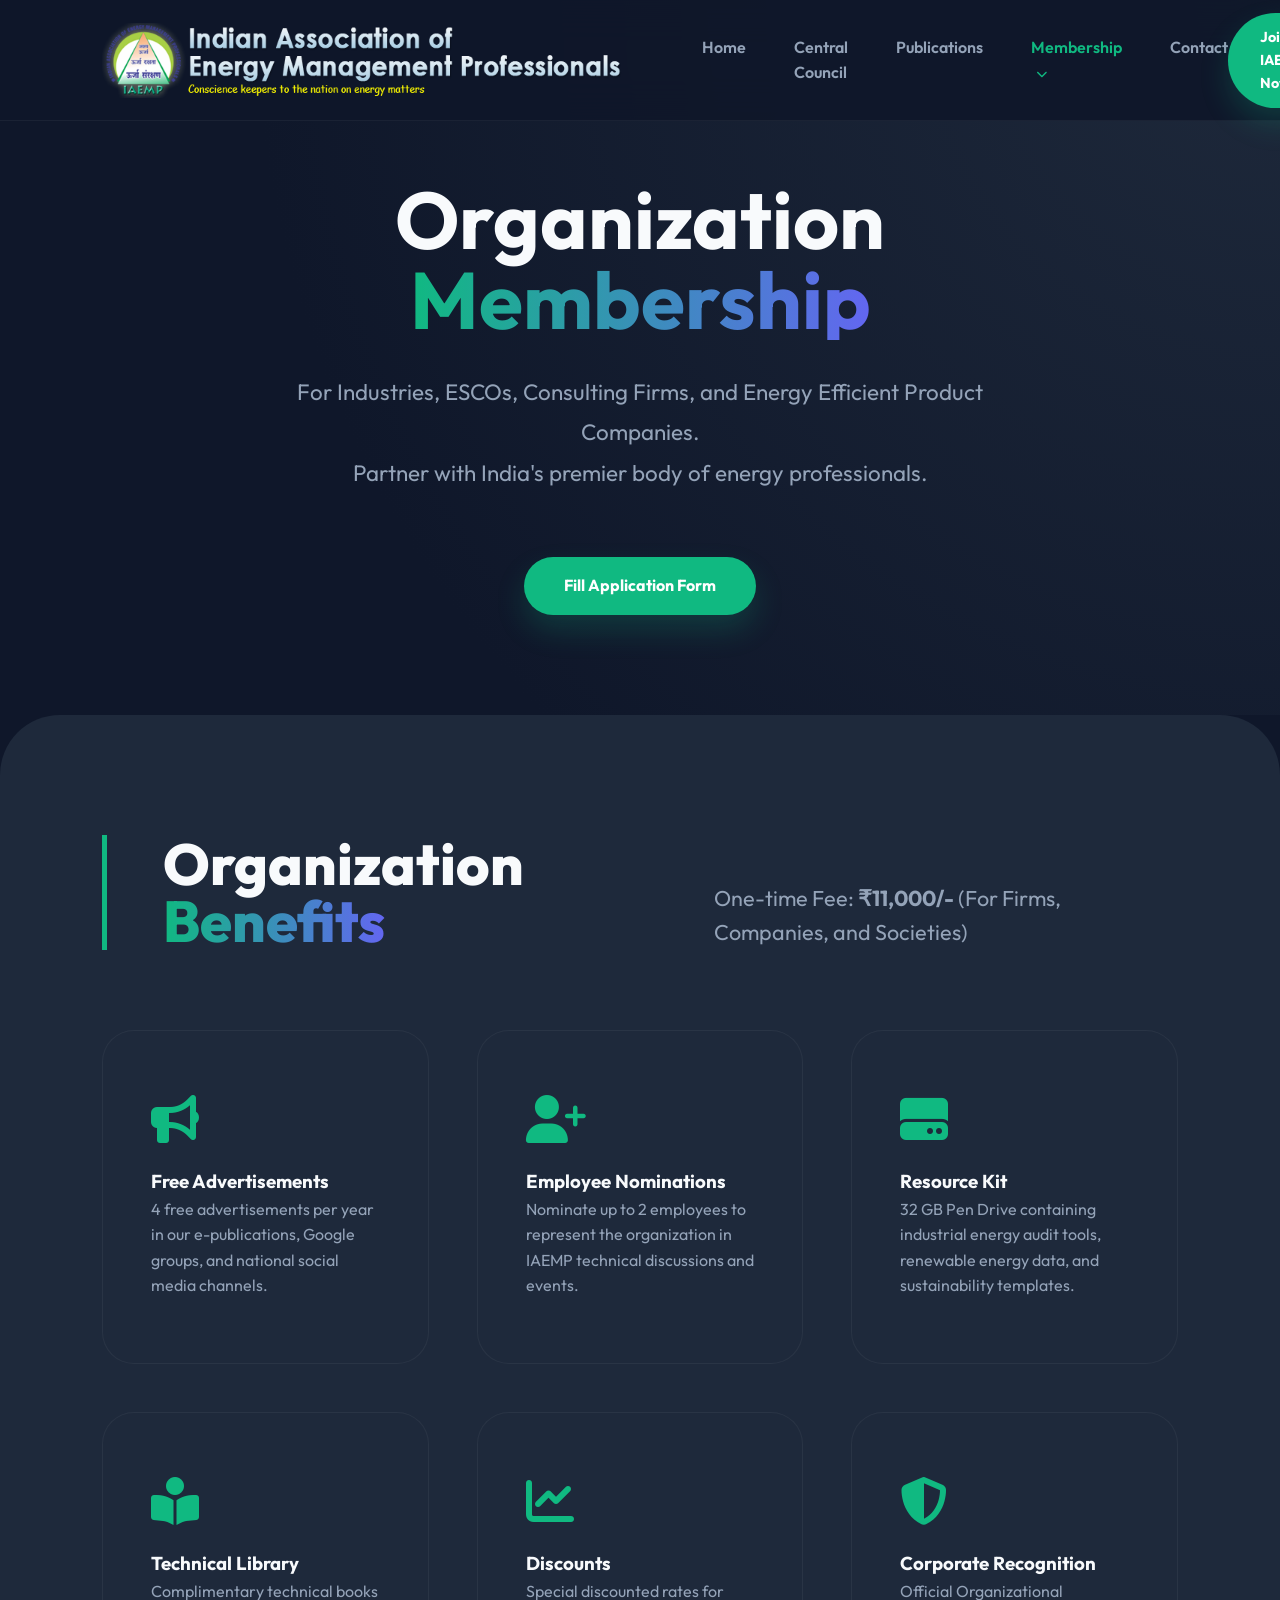
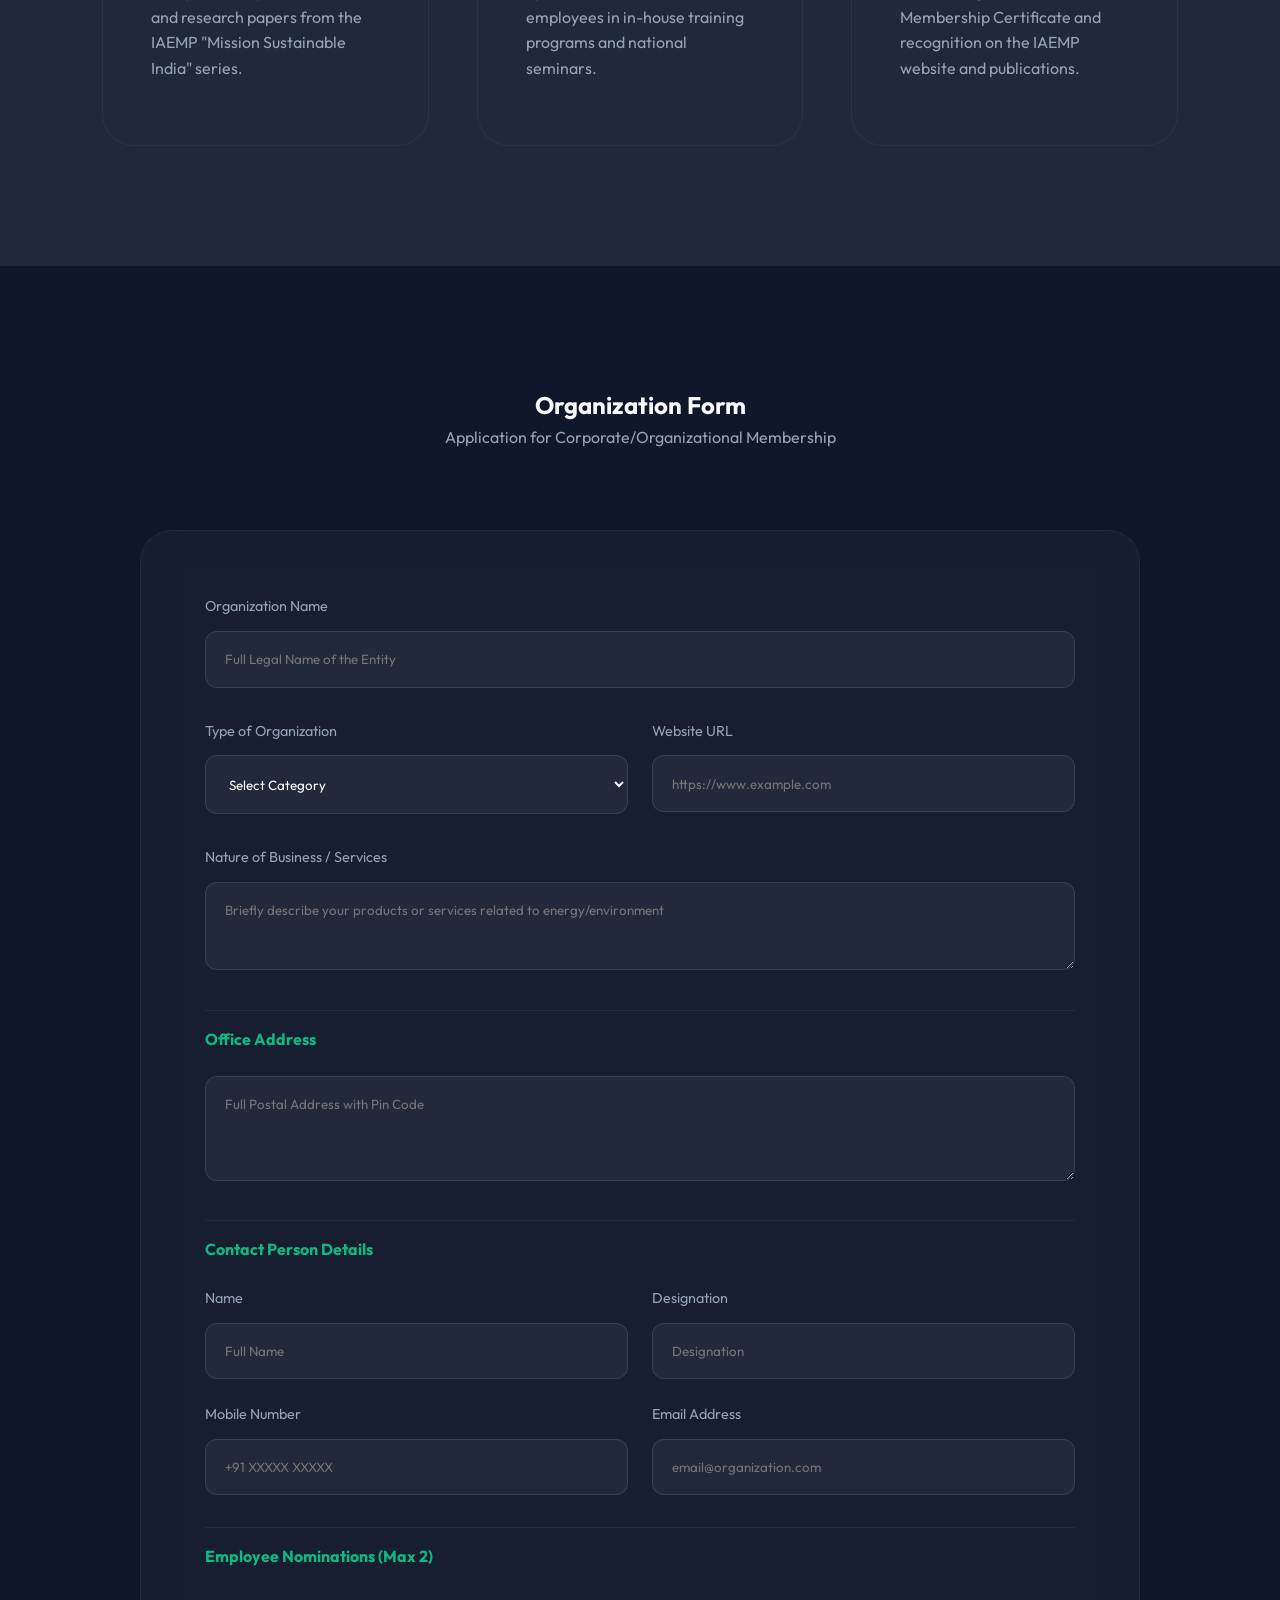
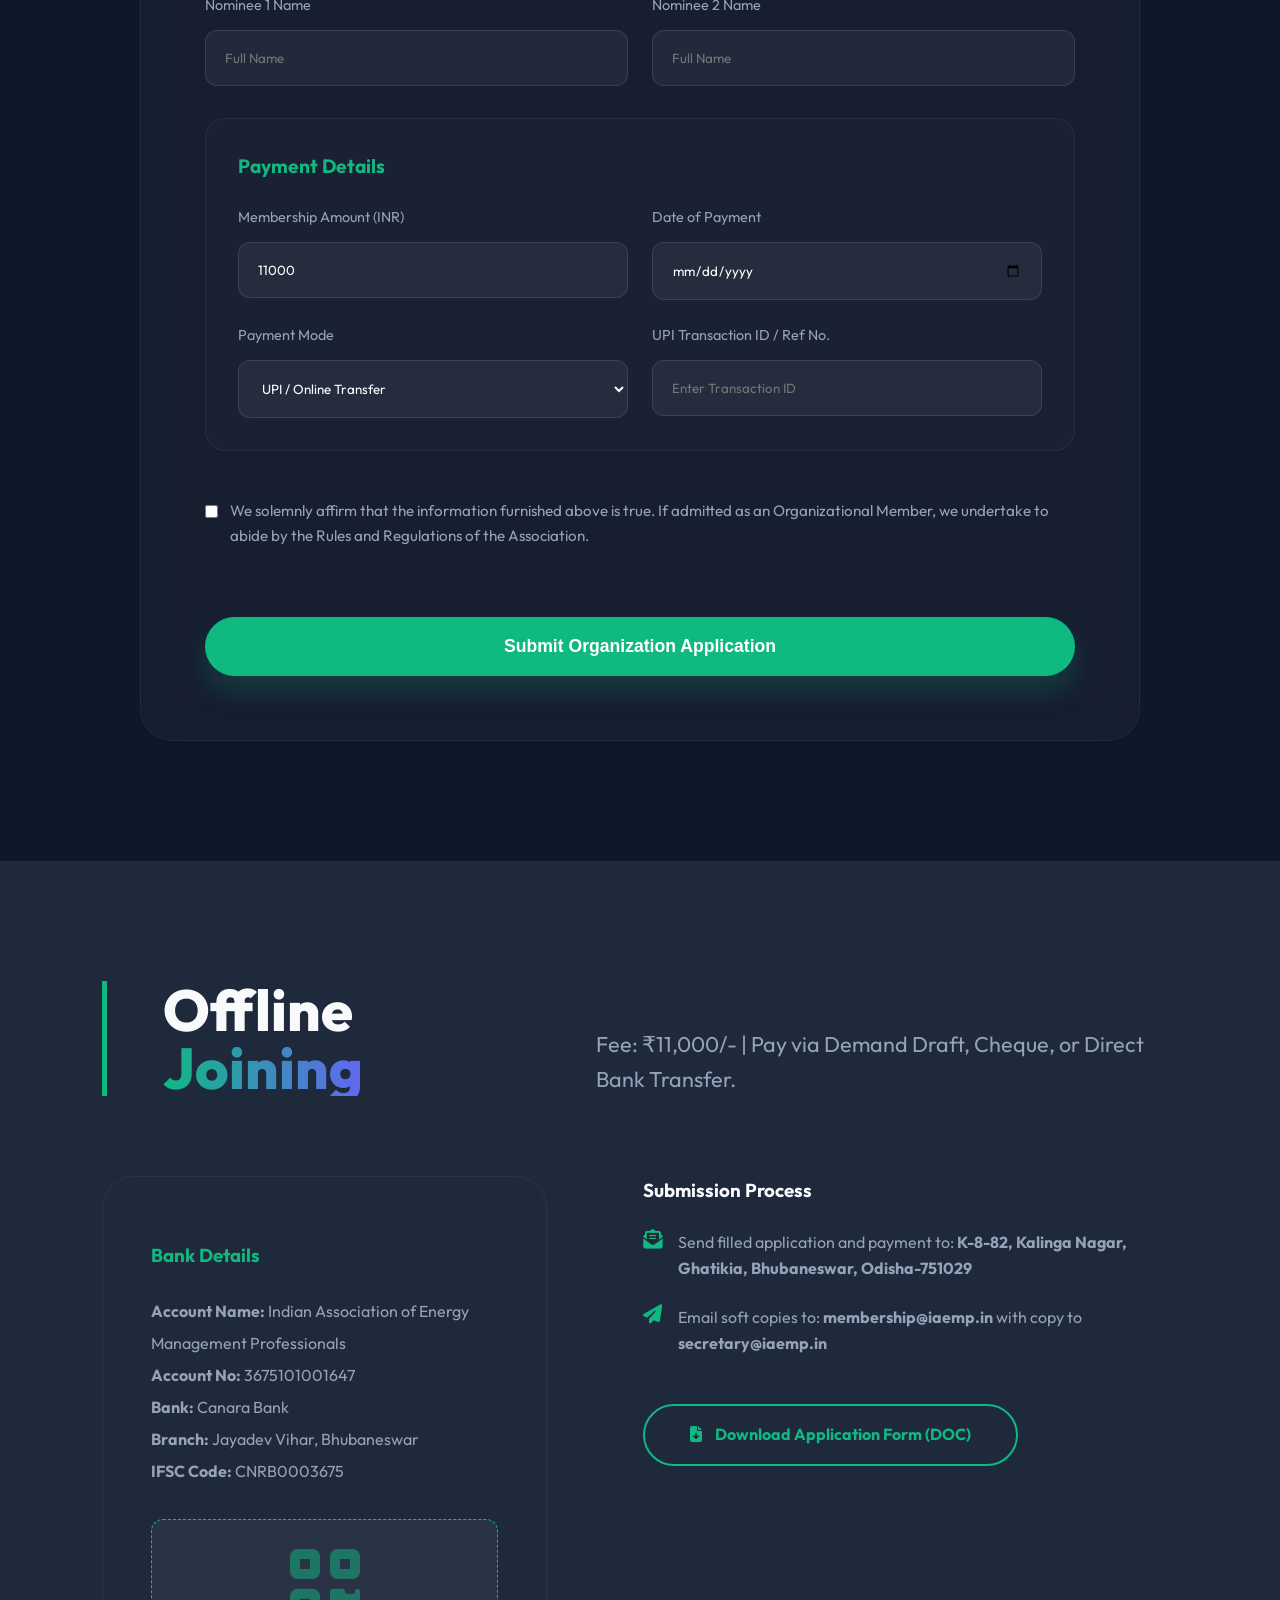
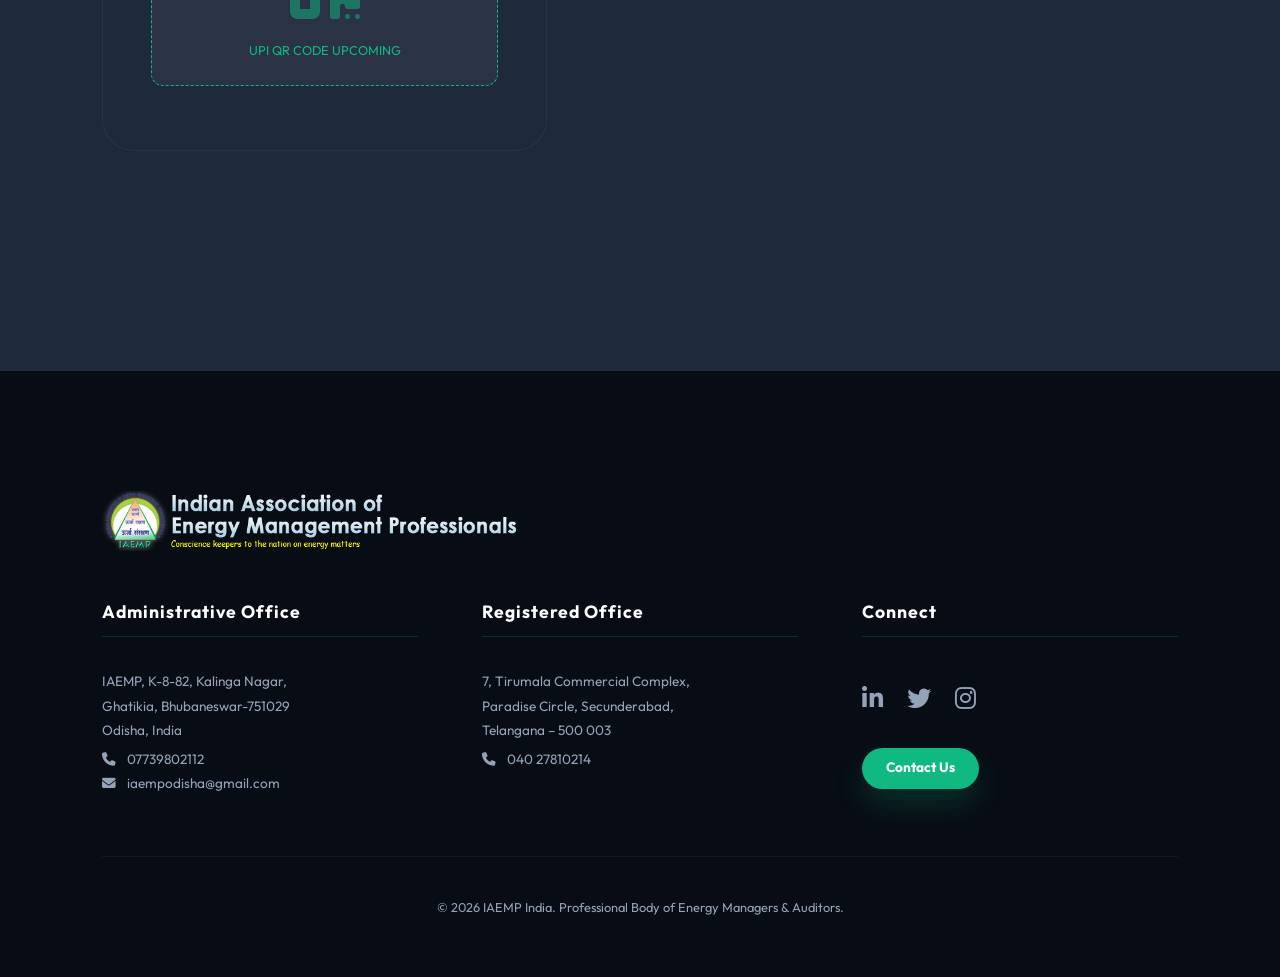
<file: organization-membership.html>
<!DOCTYPE html>
<html lang="en">

<head>
    <meta charset="UTF-8">
    <meta name="viewport" content="width=device-width, initial-scale=1.0">
    <title>Organization Membership | IAEMP</title>
    <link rel="stylesheet" href="style.css">
    <link rel="preconnect" href="https://fonts.googleapis.com">
    <link rel="preconnect" href="https://fonts.gstatic.com" crossorigin>
    <link href="https://fonts.googleapis.com/css2?family=Outfit:wght@300;400;500;600;700;800&display=swap"
        rel="stylesheet">
    <link rel="stylesheet" href="https://cdnjs.cloudflare.com/ajax/libs/font-awesome/6.4.0/css/all.min.css">
    <meta name="description" content="Join IAEMP as an organizational member. Showcase your commitment to energy conservation and sustainability.">
    <style>
        .desktop-br { display: block; }
        @media (max-width: 768px) {
            .desktop-br { display: none; }
        }
    </style>
</head>

<body>
    <header id="header" class="scrolled">
        <a href="index.html" class="logo">
            <img src="logo.png" alt="IAEMP Logo">
        </a>
        <nav>
            <ul>
                <li><a href="index.html">Home</a></li>
                <li><a href="central-council.html">Central Council</a></li>
                <li><a href="index.html#publications">Publications</a></li>
                <li class="dropdown">
                    <a href="javascript:void(0)" class="dropbtn active">Membership <i class="fas fa-chevron-down"></i></a>
                    <div class="dropdown-content">
                        <a href="individual-membership.html">Individual</a>
                        <a href="organization-membership.html">Organization</a>
                        <a href="student-membership.html">Student</a>
                    </div>
                </li>
                <li><a href="contact.html">Contact</a></li>
            </ul>
        </nav>
        <div class="header-actions" style="display: flex; gap: 1rem; align-items: center;">
            <a href="#apply" class="cta-btn join-btn" style="padding: 0.8rem 2rem; font-size: 0.9rem;">Join IAEMP Now</a>
            <div class="mobile-nav-toggle">
                <i class="fas fa-bars"></i>
            </div>
        </div>
    </header>

    <section class="hero" style="min-height: 60vh; padding: 180px 8% 100px;">
        <div class="content-container">
            <div class="hero-content" style="max-width: 900px; margin: 0 auto; text-align: center;">
                <h1>Organization <span class="text-gradient">Membership</span></h1>
                <p style="font-size: 1.4rem; line-height: 1.8; margin: 0 auto 4rem; max-width: 800px;">For Industries, ESCOs, Consulting Firms, and Energy Efficient Product Companies. <br class="desktop-br">Partner with India's premier body of energy professionals.</p>
                <div class="hero-btns" style="display: flex; justify-content: center;">
                    <a href="#apply" class="cta-btn">Fill Application Form</a>
                </div>
            </div>
        </div>
    </section>

    <section id="benefits" style="background: var(--bg-alt); border-radius: 60px 60px 0 0;">
        <div class="content-container">
            <div class="section-header">
                <h2>Organization <span class="text-gradient">Benefits</span></h2>
                <p>One-time Fee: <strong>₹11,000/-</strong> (For Firms, Companies, and Societies)</p>
            </div>
            
            <div class="services-grid">
                <div class="service-card">
                    <i class="fas fa-bullhorn fa-3x" style="color: var(--primary); margin-bottom: 1.5rem;"></i>
                    <h3>Free Advertisements</h3>
                    <p style="color: var(--text-muted);">4 free advertisements per year in our e-publications, Google groups, and national social media channels.</p>
                </div>
                <div class="service-card">
                    <i class="fas fa-user-plus fa-3x" style="color: var(--primary); margin-bottom: 1.5rem;"></i>
                    <h3>Employee Nominations</h3>
                    <p style="color: var(--text-muted);">Nominate up to 2 employees to represent the organization in IAEMP technical discussions and events.</p>
                </div>
                <div class="service-card">
                    <i class="fas fa-hdd fa-3x" style="color: var(--primary); margin-bottom: 1.5rem;"></i>
                    <h3>Resource Kit</h3>
                    <p style="color: var(--text-muted);">32 GB Pen Drive containing industrial energy audit tools, renewable energy data, and sustainability templates.</p>
                </div>
                <div class="service-card">
                    <i class="fas fa-book-reader fa-3x" style="color: var(--primary); margin-bottom: 1.5rem;"></i>
                    <h3>Technical Library</h3>
                    <p style="color: var(--text-muted);">Complimentary technical books and research papers from the IAEMP "Mission Sustainable India" series.</p>
                </div>
                <div class="service-card">
                    <i class="fas fa-chart-line fa-3x" style="color: var(--primary); margin-bottom: 1.5rem;"></i>
                    <h3>Discounts</h3>
                    <p style="color: var(--text-muted);">Special discounted rates for employees in in-house training programs and national seminars.</p>
                </div>
                <div class="service-card">
                    <i class="fas fa-shield-alt fa-3x" style="color: var(--primary); margin-bottom: 1.5rem;"></i>
                    <h3>Corporate Recognition</h3>
                    <p style="color: var(--text-muted);">Official Organizational Membership Certificate and recognition on the IAEMP website and publications.</p>
                </div>
            </div>
        </div>
    </section>

    <section id="apply">
        <div class="content-container">
            <div class="section-title">
                <h2>Organization Form</h2>
                <p style="color: var(--text-muted);">Application for Corporate/Organizational Membership</p>
            </div>

            <div class="contact-form-card" style="max-width: 1000px; margin: 0 auto;">
                <form class="contact-form">
                    <div class="input-group">
                        <label>Organization Name</label>
                        <input type="text" placeholder="Full Legal Name of the Entity" required>
                    </div>

                    <div style="display: grid; grid-template-columns: 1fr 1fr; gap: 1.5rem;">
                        <div class="input-group">
                            <label>Type of Organization</label>
                            <select required>
                                <option value="">Select Category</option>
                                <option value="industry">Designated Consumer / Industry</option>
                                <option value="esco">ESCO / Em-AEA Firm</option>
                                <option value="consulting">Consulting Company</option>
                                <option value="renewable">Renewable Energy Company</option>
                                <option value="products">Energy Efficient Product Company</option>
                                <option value="utility">Power Utility</option>
                                <option value="other">Other</option>
                            </select>
                        </div>
                        <div class="input-group">
                            <label>Website URL</label>
                            <input type="url" placeholder="https://www.example.com">
                        </div>
                    </div>

                    <div class="input-group">
                        <label>Nature of Business / Services</label>
                        <textarea rows="3" placeholder="Briefly describe your products or services related to energy/environment" required></textarea>
                    </div>

                    <div style="padding-top: 1rem; border-top: 1px solid var(--glass);">
                        <h4 style="margin-bottom: 1.5rem; color: var(--primary);">Office Address</h4>
                        <div class="input-group">
                            <textarea rows="4" placeholder="Full Postal Address with Pin Code" required></textarea>
                        </div>
                    </div>

                    <div style="padding-top: 1rem; border-top: 1px solid var(--glass);">
                        <h4 style="margin-bottom: 1.5rem; color: var(--primary);">Contact Person Details</h4>
                        <div class="form-grid-2">
                            <div class="input-group">
                                <label>Name</label>
                                <input type="text" placeholder="Full Name" required>
                            </div>
                            <div class="input-group">
                                <label>Designation</label>
                                <input type="text" placeholder="Designation" required>
                            </div>
                        </div>
                        <div class="form-grid-2" style="margin-top: 1.5rem;">
                            <div class="input-group">
                                <label>Mobile Number</label>
                                <input type="tel" placeholder="+91 XXXXX XXXXX" required>
                            </div>
                            <div class="input-group">
                                <label>Email Address</label>
                                <input type="email" placeholder="email@organization.com" required>
                            </div>
                        </div>
                    </div>

                    <div style="padding-top: 1rem; border-top: 1px solid var(--glass);">
                        <h4 style="margin-bottom: 1.5rem; color: var(--primary);">Employee Nominations (Max 2)</h4>
                        <div class="form-grid-2">
                            <div class="input-group">
                                <label>Nominee 1 Name</label>
                                <input type="text" placeholder="Full Name">
                            </div>
                            <div class="input-group">
                                <label>Nominee 2 Name</label>
                                <input type="text" placeholder="Full Name">
                            </div>
                        </div>
                    </div>

                    <!-- Payment Details Section -->
                    <div style="padding: 2rem; background: rgba(255,255,255,0.02); border-radius: 20px; border: 1px solid var(--glass);">
                        <h4 style="margin-bottom: 1.5rem; color: var(--primary); font-size: 1.2rem;">Payment Details</h4>
                        <div class="form-grid-2">
                            <div class="input-group">
                                <label>Membership Amount (INR)</label>
                                <input type="text" value="11000" readonly style="background: rgba(255,255,255,0.05);">
                            </div>
                            <div class="input-group">
                                <label>Date of Payment</label>
                                <input type="date" required>
                            </div>
                        </div>
                        <div style="display: grid; grid-template-columns: 1fr 1fr; gap: 1.5rem; margin-top: 1.5rem;">
                            <div class="input-group">
                                <label>Payment Mode</label>
                                <select id="payment-mode-org" required>
                                    <option value="upi">UPI / Online Transfer</option>
                                    <option value="cheque">Cheque / Demand Draft</option>
                                </select>
                            </div>
                            <div class="input-group" id="ref-group-org">
                                <label id="ref-label-org">UPI Transaction ID / Ref No.</label>
                                <input type="text" placeholder="Enter Transaction ID" required>
                            </div>
                        </div>
                        <div class="input-group" id="bank-group-org" style="margin-top: 1.5rem; display: none;">
                            <label>Drawn on (Bank Name & Branch)</label>
                            <input type="text" placeholder="e.g. SBI, Main Branch">
                        </div>
                    </div>

                    <div class="input-group" style="margin-top: 1rem;">
                        <label style="display: flex; align-items: flex-start; gap: 12px; cursor: pointer;">
                            <input type="checkbox" style="width: auto; margin-top: 6px;" required>
                            <span style="font-size: 0.95rem; line-height: 1.6;">We solemnly affirm that the information furnished above is true. If admitted as an Organizational Member, we undertake to abide by the Rules and Regulations of the Association.</span>
                        </label>
                    </div>

                    <button type="submit" class="cta-btn" style="width: 100%; margin-top: 1.5rem; font-size: 1.1rem; padding: 1.2rem;">Submit Organization Application</button>
                </form>
            </div>
        </div>
    </section>

    <section id="offline" style="background: var(--bg-alt);">
        <div class="content-container">
            <div class="section-header">
                <h2>Offline <span class="text-gradient">Joining</span></h2>
                <p>Fee: ₹11,000/- | Pay via Demand Draft, Cheque, or Direct Bank Transfer.</p>
            </div>

            <div class="contact-grid">
                <div class="service-card">
                    <h3 style="color: var(--primary); margin-bottom: 1.5rem;">Bank Details</h3>
                    <p style="color: var(--text-muted); line-height: 2;">
                        <strong>Account Name:</strong> Indian Association of Energy Management Professionals<br>
                        <strong>Account No:</strong> 3675101001647<br>
                        <strong>Bank:</strong> Canara Bank<br>
                        <strong>Branch:</strong> Jayadev Vihar, Bhubaneswar<br>
                        <strong>IFSC Code:</strong> CNRB0003675
                    </p>
                    <div style="margin-top: 2rem; padding: 1.5rem; background: rgba(255,255,255,0.05); border-radius: 12px; border: 1px dashed var(--primary); text-align: center;">
                        <i class="fas fa-qrcode fa-5x" style="color: var(--primary); margin-bottom: 1rem; opacity: 0.5;"></i>
                        <p style="font-size: 0.8rem; color: var(--primary);">UPI QR CODE UPCOMING</p>
                    </div>
                </div>
                <div>
                    <h3 style="margin-bottom: 1.5rem;">Submission Process</h3>
                    <ul style="color: var(--text-muted); list-style: none; display: flex; flex-direction: column; gap: 1.5rem;">
                        <li style="display: flex; gap: 1rem;">
                            <i class="fas fa-envelope-open-text" style="color: var(--primary); font-size: 1.2rem;"></i>
                            <span>Send filled application and payment to: <strong>K-8-82, Kalinga Nagar, Ghatikia, Bhubaneswar, Odisha-751029</strong></span>
                        </li>
                        <li style="display: flex; gap: 1rem;">
                            <i class="fas fa-paper-plane" style="color: var(--primary); font-size: 1.2rem;"></i>
                            <span>Email soft copies to: <strong>membership@iaemp.in</strong> with copy to <strong>secretary@iaemp.in</strong></span>
                        </li>
                    </ul>
                    <div style="margin-top: 3rem;">
                        <a href="assets/Invitation to join IAEMP as member.doc" class="btn-secondary">
                            <i class="fas fa-file-download" style="margin-right: 10px;"></i> Download Application Form (DOC)
                        </a>
                    </div>
                </div>
            </div>
        </div>
    </section>

    <footer>
        <div class="footer-container">
            <div style="margin-bottom: 60px;">
                <img src="logo.png" alt="IAEMP" style="height: 60px; margin-bottom: 40px;">
                <div class="footer-grid">
                    <div>
                        <h4 style="color: white; margin-bottom: 2rem; font-size: 1.1rem; letter-spacing: 1px; border-bottom: 1px solid rgba(16, 185, 129, 0.2); padding-bottom: 10px; display: block;">Administrative Office</h4>
                        <p style="color: var(--text-muted); font-size: 0.85rem; line-height: 1.8;">
                            IAEMP, K-8-82, Kalinga Nagar,<br>
                            Ghatikia, Bhubaneswar-751029<br>
                            Odisha, India<br>
                            <i class="fas fa-phone" style="margin-right: 8px; margin-top: 10px;"></i> 07739802112<br>
                            <i class="fas fa-envelope" style="margin-right: 8px;"></i> iaempodisha@gmail.com
                        </p>
                    </div>
                    <div>
                        <h4 style="color: white; margin-bottom: 2rem; font-size: 1.1rem; letter-spacing: 1px; border-bottom: 1px solid rgba(16, 185, 129, 0.2); padding-bottom: 10px; display: block;">Registered Office</h4>
                        <p style="color: var(--text-muted); font-size: 0.85rem; line-height: 1.8;">
                            7, Tirumala Commercial Complex,<br>
                            Paradise Circle, Secunderabad,<br>
                            Telangana – 500 003<br>
                            <i class="fas fa-phone" style="margin-right: 8px; margin-top: 10px;"></i> 040 27810214
                        </p>
                    </div>
                    <div>
                        <h4 style="color: white; margin-bottom: 2rem; font-size: 1.1rem; letter-spacing: 1px; border-bottom: 1px solid rgba(16, 185, 129, 0.2); padding-bottom: 10px; display: block;">Connect</h4>
                        <div style="display: flex; gap: 1.5rem; margin-bottom: 30px; padding-top: 10px;">
                            <a href="#" class="social-link"><i class="fab fa-linkedin-in"></i></a>
                            <a href="#" class="social-link"><i class="fab fa-twitter"></i></a>
                            <a href="#" class="social-link"><i class="fab fa-instagram"></i></a>
                        </div>
                        <a href="contact.html" class="cta-btn" style="padding: 0.6rem 1.5rem; font-size: 0.85rem;">Contact Us</a>
                    </div>
                </div>
            </div>
            <p
                style="text-align: center; color: var(--text-muted); font-size: 0.8rem; padding-top: 40px; border-top: 1px solid rgba(255,255,255,0.05);">
                &copy; 2026 IAEMP India. Professional Body of Energy Managers & Auditors.</p>
        </div>
    </footer>

    <script src="script.js"></script>
    <script>
        // Payment Toggle Logic
        document.getElementById('payment-mode-org').addEventListener('change', function() {
            const mode = this.value;
            const refLabel = document.getElementById('ref-label-org');
            const bankGroup = document.getElementById('bank-group-org');
            
            if(mode === 'cheque') {
                refLabel.textContent = 'Cheque / DD Number';
                bankGroup.style.display = 'block';
            } else {
                refLabel.textContent = 'UPI Transaction ID / Ref No.';
                bankGroup.style.display = 'none';
            }
        });
    </script>
</body>

</html>
</file>
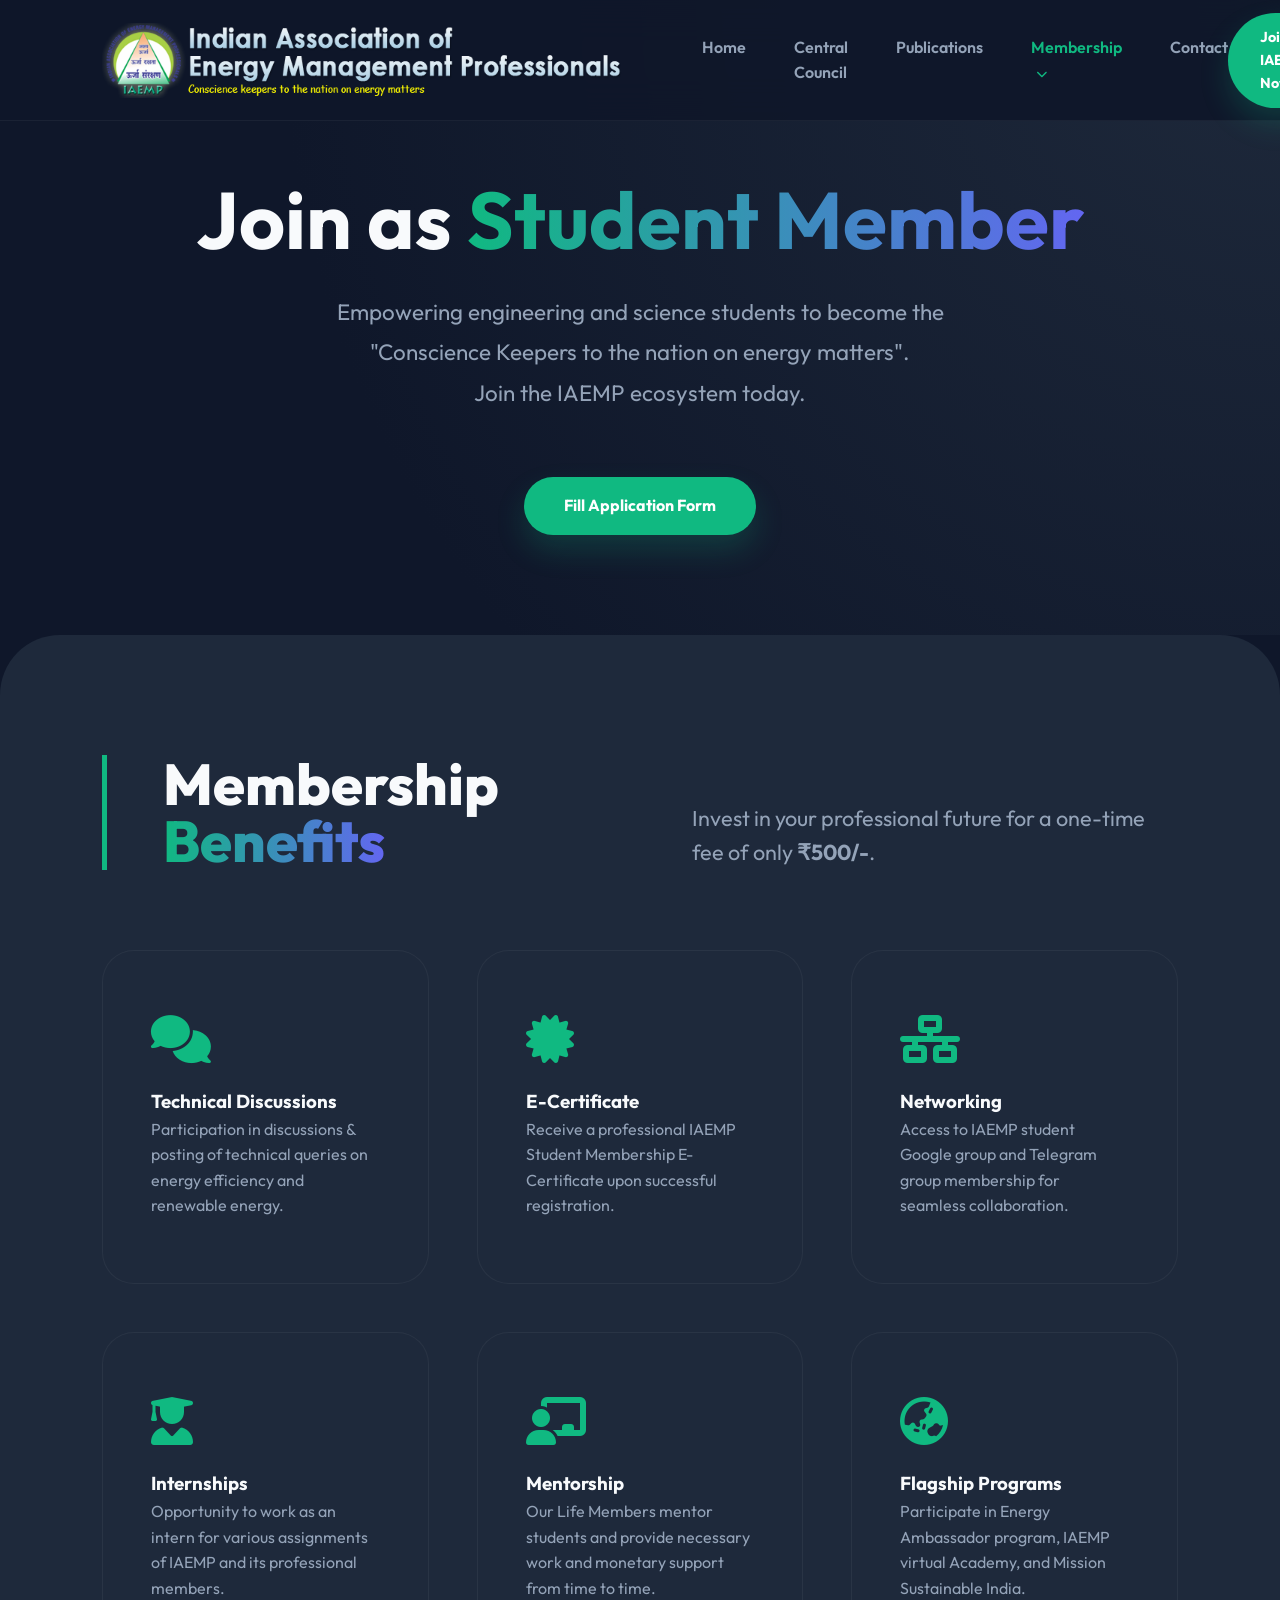
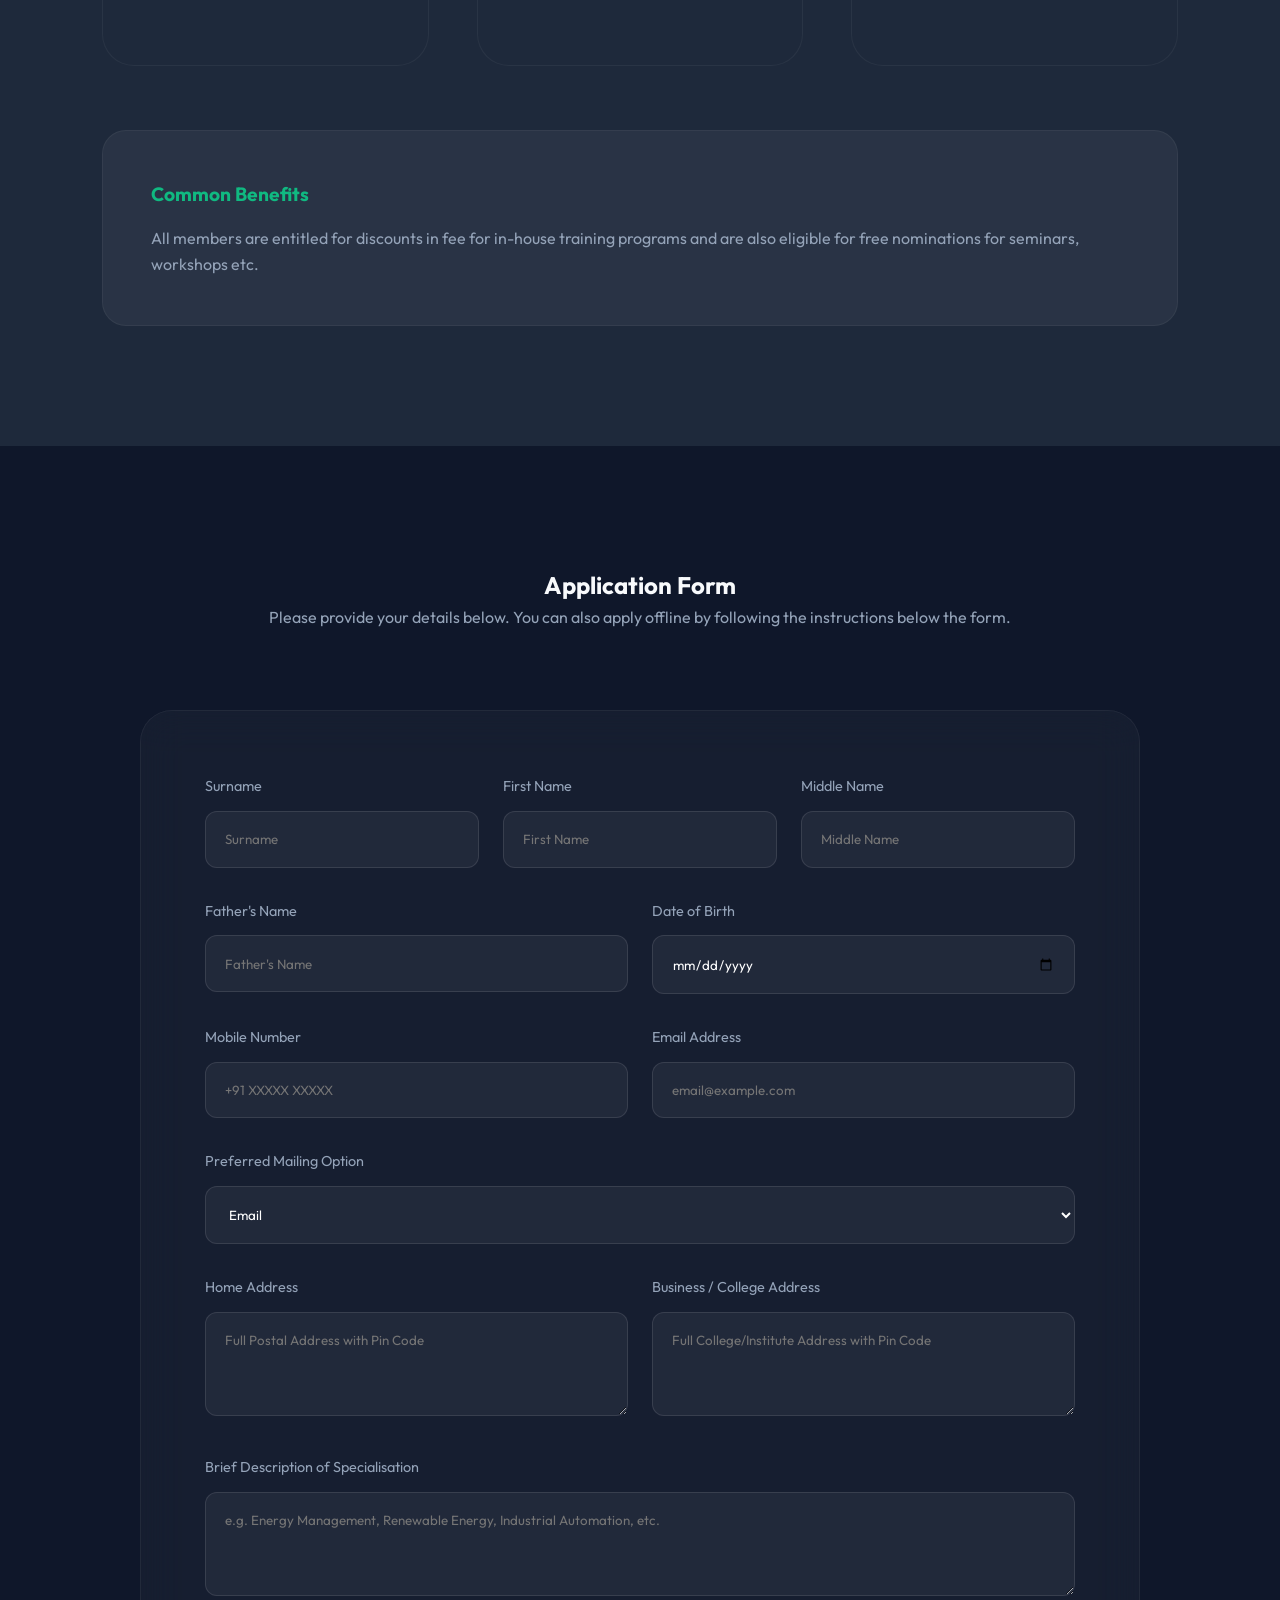
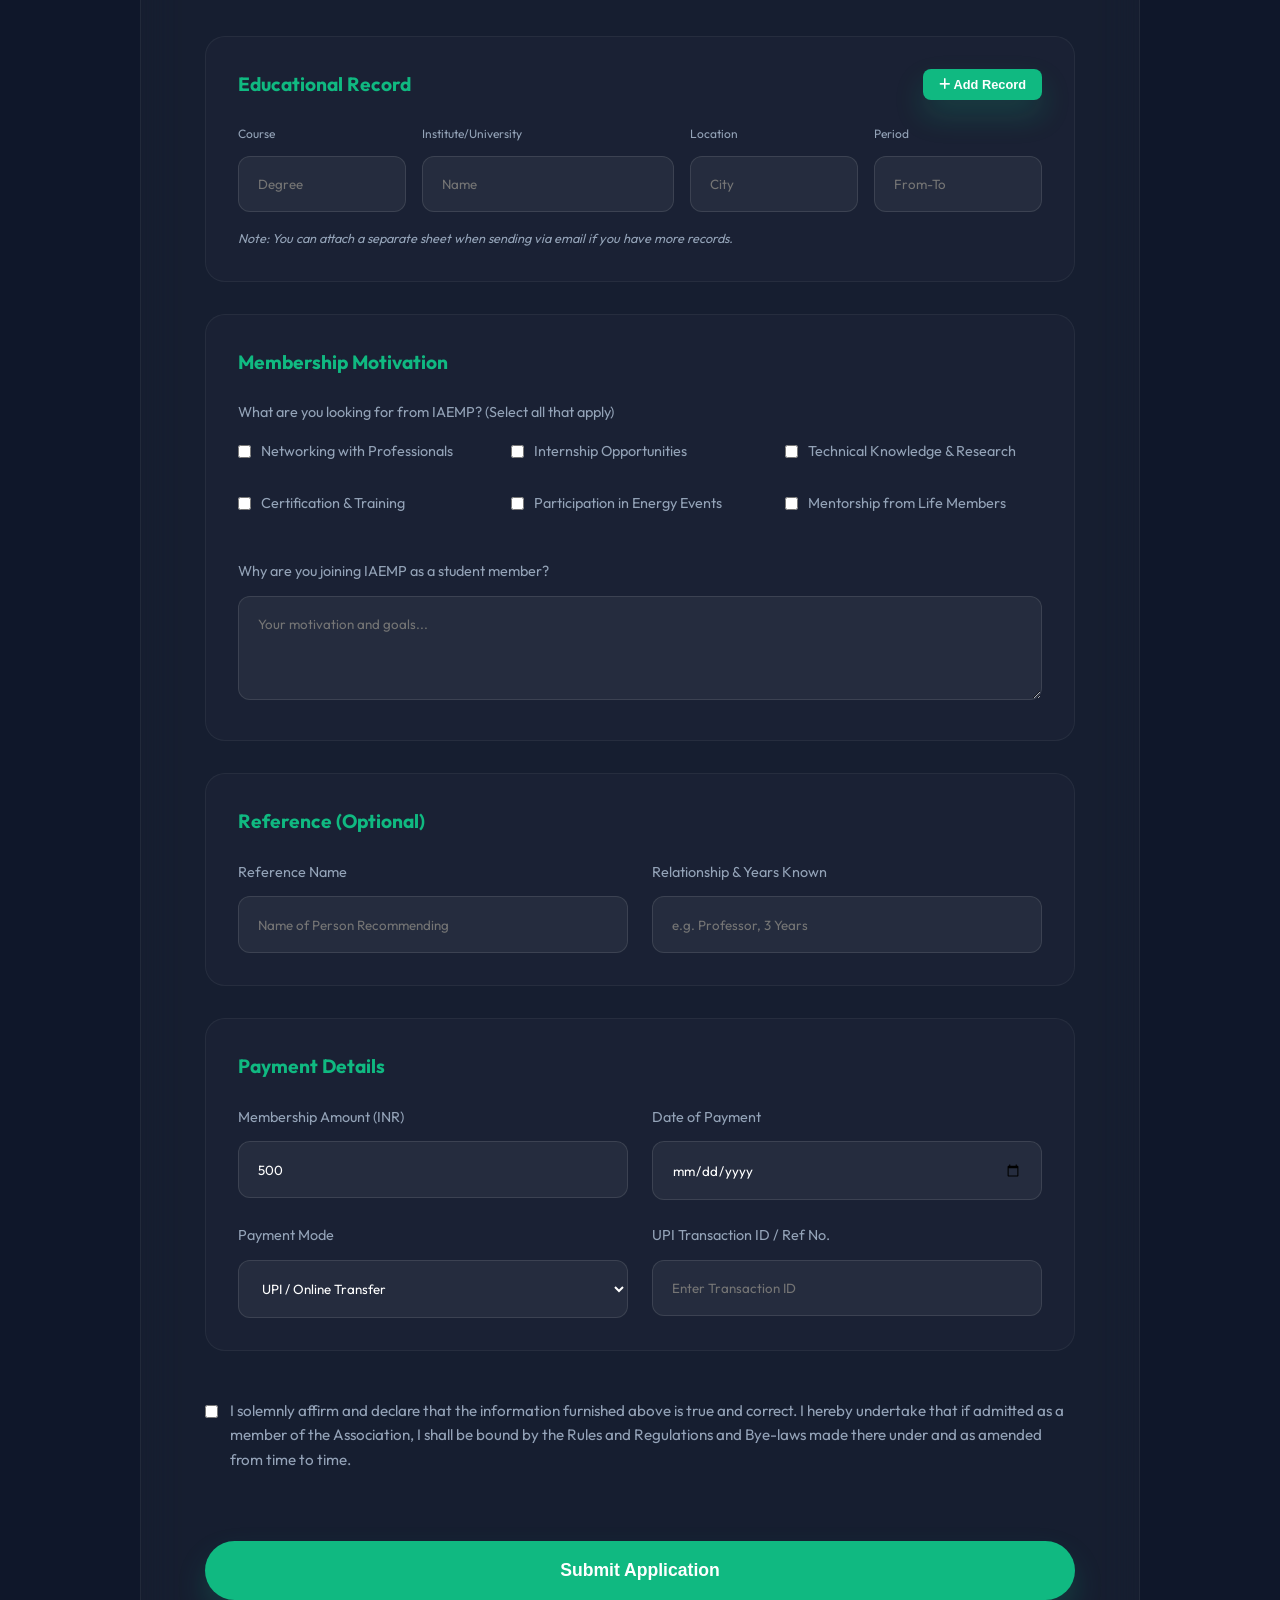
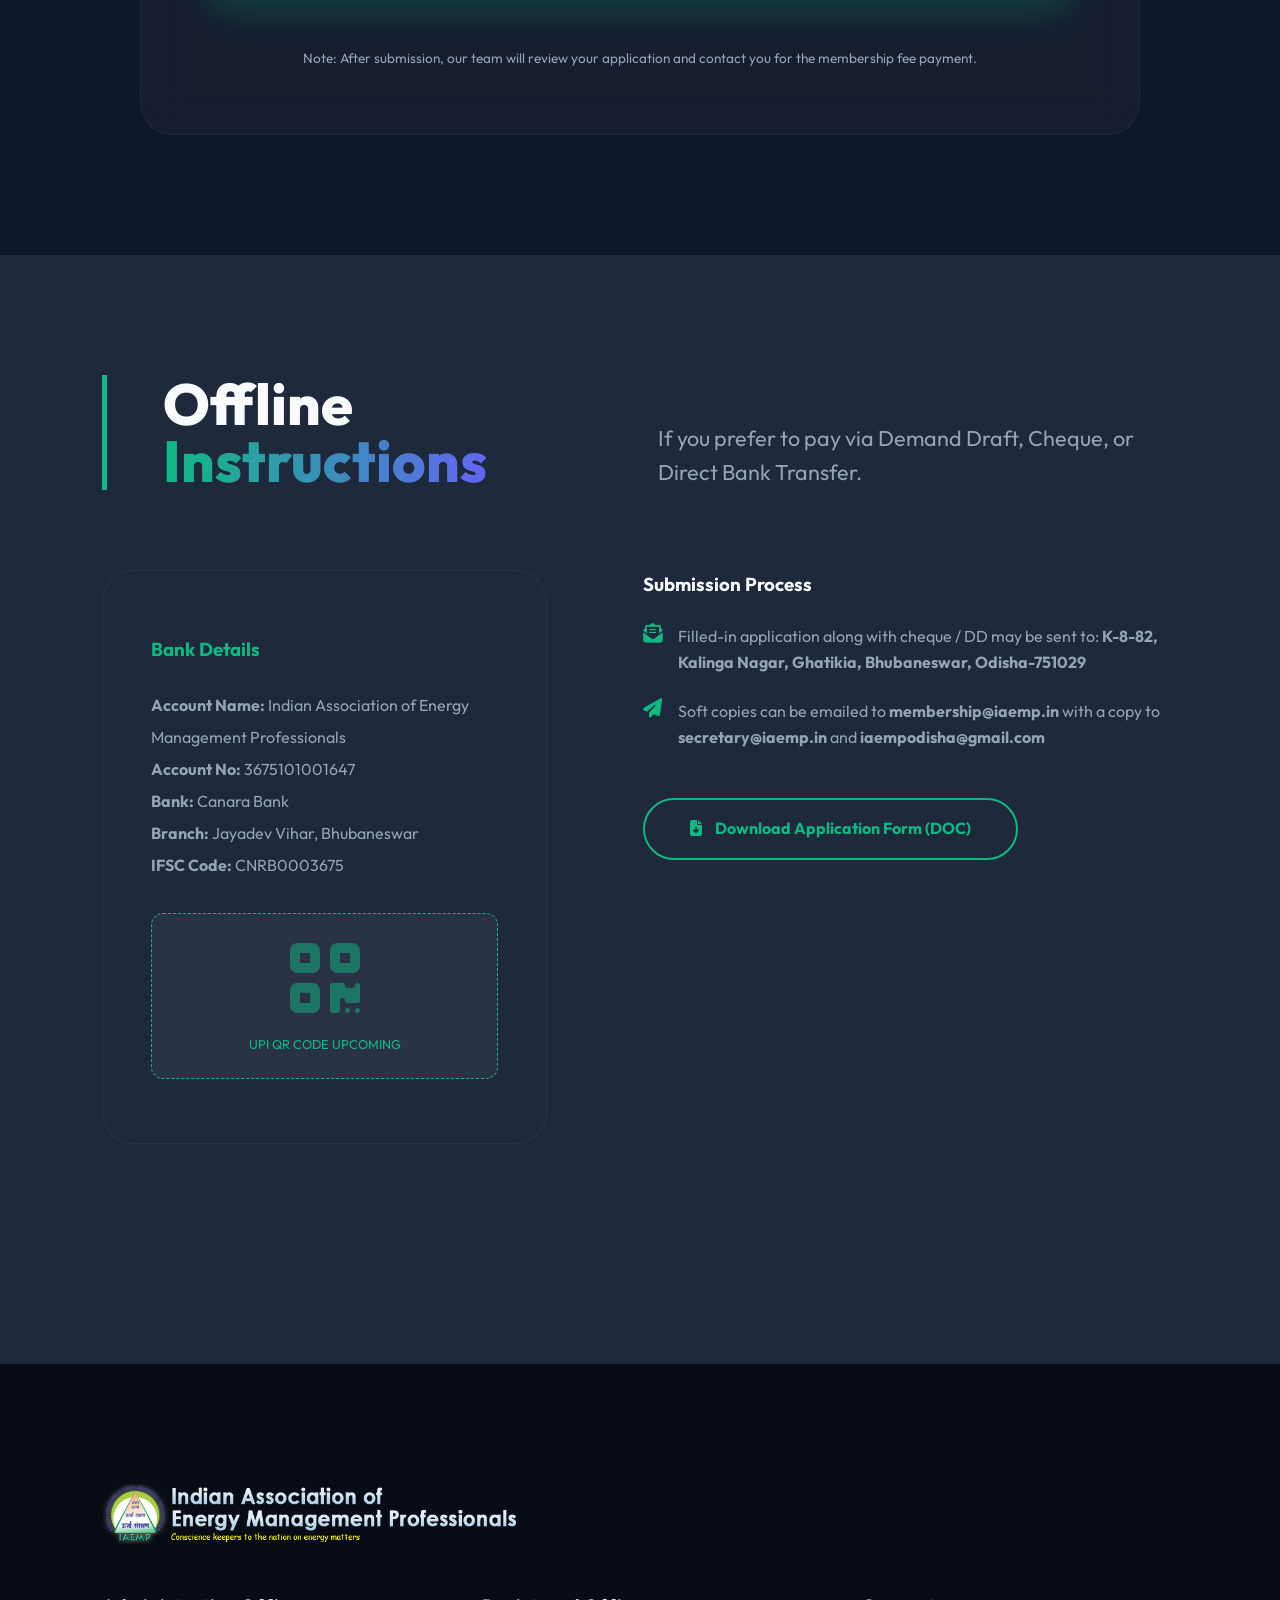
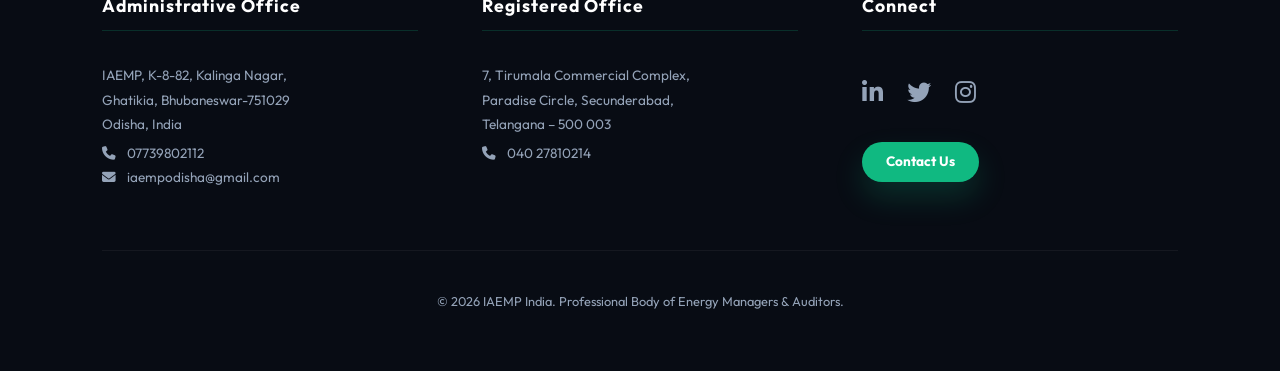
<file: student-membership.html>
<!DOCTYPE html>
<html lang="en">

<head>
    <meta charset="UTF-8">
    <meta name="viewport" content="width=device-width, initial-scale=1.0">
    <title>Student Membership | IAEMP</title>
    <link rel="stylesheet" href="style.css">
    <link rel="preconnect" href="https://fonts.googleapis.com">
    <link rel="preconnect" href="https://fonts.gstatic.com" crossorigin>
    <link href="https://fonts.googleapis.com/css2?family=Outfit:wght@300;400;500;600;700;800&display=swap"
        rel="stylesheet">
    <link rel="stylesheet" href="https://cdnjs.cloudflare.com/ajax/libs/font-awesome/6.4.0/css/all.min.css">
    <meta name="description" content="Join IAEMP as a student member. Empowering the next generation of energy professionals.">
    <style>
        .desktop-br { display: block; }
        @media (max-width: 768px) {
            .desktop-br { display: none; }
        }
        #education-fields .input-group label {
            transition: var(--transition);
        }
        .remove-education {
            background: rgba(239, 68, 68, 0.1);
            color: #ef4444;
            border: 1px solid rgba(239, 68, 68, 0.2);
            padding: 0.5rem;
            border-radius: 8px;
            cursor: pointer;
            transition: var(--transition);
            align-self: flex-end;
            margin-bottom: 1.2rem;
        }
        .remove-education:hover {
            background: #ef4444;
            color: white;
        }
    </style>
</head>

<body>
    <header id="header" class="scrolled">
        <a href="index.html" class="logo">
            <img src="logo.png" alt="IAEMP Logo">
        </a>
        <nav>
            <ul>
                <li><a href="index.html">Home</a></li>
                <li><a href="central-council.html">Central Council</a></li>
                <li><a href="index.html#publications">Publications</a></li>
                <li class="dropdown">
                    <a href="javascript:void(0)" class="dropbtn active">Membership <i class="fas fa-chevron-down"></i></a>
                    <div class="dropdown-content">
                        <a href="individual-membership.html">Individual</a>
                        <a href="organization-membership.html">Organization</a>
                        <a href="student-membership.html">Student</a>
                    </div>
                </li>
                <li><a href="contact.html">Contact</a></li>
            </ul>
        </nav>
        <div class="header-actions" style="display: flex; gap: 1rem; align-items: center;">
            <a href="#apply" class="cta-btn join-btn" style="padding: 0.8rem 2rem; font-size: 0.9rem;">Join IAEMP Now</a>
            <div class="mobile-nav-toggle">
                <i class="fas fa-bars"></i>
            </div>
        </div>
    </header>

    <section class="hero" style="min-height: 60vh; padding: 180px 8% 100px;">
        <div class="content-container">
            <div class="hero-content" style="max-width: 900px; margin: 0 auto; text-align: center;">
                <h1>Join as <span class="text-gradient">Student Member</span></h1>
                <p style="font-size: 1.4rem; line-height: 1.8; margin: 0 auto 4rem; max-width: 800px;">Empowering engineering and science students to become the <br class="desktop-br">"Conscience Keepers to the nation on energy matters". <br class="desktop-br">Join the IAEMP ecosystem today.</p>
                <div class="hero-btns" style="display: flex; justify-content: center;">
                    <a href="#apply" class="cta-btn">Fill Application Form</a>
                </div>
            </div>
        </div>
    </section>

    <section id="benefits" style="background: var(--bg-alt); border-radius: 60px 60px 0 0;">
        <div class="content-container">
            <div class="section-header">
                <h2>Membership <span class="text-gradient">Benefits</span></h2>
                <p>Invest in your professional future for a one-time fee of only <strong>₹500/-</strong>.</p>
            </div>
            
            <div class="services-grid">
                <div class="service-card">
                    <i class="fas fa-comments fa-3x" style="color: var(--primary); margin-bottom: 1.5rem;"></i>
                    <h3>Technical Discussions</h3>
                    <p style="color: var(--text-muted);">Participation in discussions & posting of technical queries on energy efficiency and renewable energy.</p>
                </div>
                <div class="service-card">
                    <i class="fas fa-certificate fa-3x" style="color: var(--primary); margin-bottom: 1.5rem;"></i>
                    <h3>E-Certificate</h3>
                    <p style="color: var(--text-muted);">Receive a professional IAEMP Student Membership E-Certificate upon successful registration.</p>
                </div>
                <div class="service-card">
                    <i class="fas fa-network-wired fa-3x" style="color: var(--primary); margin-bottom: 1.5rem;"></i>
                    <h3>Networking</h3>
                    <p style="color: var(--text-muted);">Access to IAEMP student Google group and Telegram group membership for seamless collaboration.</p>
                </div>
                <div class="service-card">
                    <i class="fas fa-user-graduate fa-3x" style="color: var(--primary); margin-bottom: 1.5rem;"></i>
                    <h3>Internships</h3>
                    <p style="color: var(--text-muted);">Opportunity to work as an intern for various assignments of IAEMP and its professional members.</p>
                </div>
                <div class="service-card">
                    <i class="fas fa-chalkboard-teacher fa-3x" style="color: var(--primary); margin-bottom: 1.5rem;"></i>
                    <h3>Mentorship</h3>
                    <p style="color: var(--text-muted);">Our Life Members mentor students and provide necessary work and monetary support from time to time.</p>
                </div>
                <div class="service-card">
                    <i class="fas fa-globe-asia fa-3x" style="color: var(--primary); margin-bottom: 1.5rem;"></i>
                    <h3>Flagship Programs</h3>
                    <p style="color: var(--text-muted);">Participate in Energy Ambassador program, IAEMP virtual Academy, and Mission Sustainable India.</p>
                </div>
            </div>

            <div style="margin-top: 4rem; padding: 3rem; background: var(--glass); border-radius: 24px; border: 1px solid var(--glass);">
                <h4 style="color: var(--primary); margin-bottom: 1rem; font-size: 1.2rem;">Common Benefits</h4>
                <p style="color: var(--text-muted);">All members are entitled for discounts in fee for in-house training programs and are also eligible for free nominations for seminars, workshops etc.</p>
            </div>
        </div>
    </section>

    <section id="apply">
        <div class="content-container">
            <div class="section-title">
                <h2>Application Form</h2>
                <p style="color: var(--text-muted);">Please provide your details below. You can also apply offline by following the instructions below the form.</p>
            </div>

            <div class="contact-form-card" style="max-width: 1000px; margin: 0 auto;">
                <form class="contact-form">
                    <div class="form-grid-3">
                        <div class="input-group">
                            <label>Surname</label>
                            <input type="text" placeholder="Surname" required>
                        </div>
                        <div class="input-group">
                            <label>First Name</label>
                            <input type="text" placeholder="First Name" required>
                        </div>
                        <div class="input-group">
                            <label>Middle Name</label>
                            <input type="text" placeholder="Middle Name">
                        </div>
                    </div>

                    <div class="form-grid-2">
                        <div class="input-group">
                            <label>Father's Name</label>
                            <input type="text" placeholder="Father's Name" required>
                        </div>
                        <div class="input-group">
                            <label>Date of Birth</label>
                            <input type="date" required>
                        </div>
                    </div>

                    <div class="form-grid-2">
                        <div class="input-group">
                            <label>Mobile Number</label>
                            <input type="tel" placeholder="+91 XXXXX XXXXX" required>
                        </div>
                        <div class="input-group">
                            <label>Email Address</label>
                            <input type="email" placeholder="email@example.com" required>
                        </div>
                    </div>

                    <div class="input-group">
                        <label>Preferred Mailing Option</label>
                        <select required>
                            <option value="email">Email</option>
                            <option value="business">Business Address</option>
                            <option value="home">Home Address</option>
                        </select>
                    </div>

                    <div class="form-grid-2">
                        <div class="input-group">
                            <label>Home Address</label>
                            <textarea rows="4" placeholder="Full Postal Address with Pin Code" required></textarea>
                        </div>
                        <div class="input-group">
                            <label>Business / College Address</label>
                            <textarea rows="4" placeholder="Full College/Institute Address with Pin Code" required></textarea>
                        </div>
                    </div>

                    <div class="input-group">
                        <label>Brief Description of Specialisation</label>
                        <textarea rows="4" style="overflow-y: auto; resize: vertical;" placeholder="e.g. Energy Management, Renewable Energy, Industrial Automation, etc."></textarea>
                    </div>

                    <!-- Educational Record Section -->
                    <div style="padding: 2rem; background: rgba(255,255,255,0.02); border-radius: 20px; border: 1px solid var(--glass);">
                        <div style="display: flex; justify-content: space-between; align-items: center; margin-bottom: 1.5rem;">
                            <h4 style="color: var(--primary); font-size: 1.2rem;">Educational Record</h4>
                            <button type="button" id="add-education" class="cta-btn" style="padding: 0.5rem 1rem; font-size: 0.8rem; border-radius: 8px;">
                                <i class="fas fa-plus"></i> Add Record
                            </button>
                        </div>
                        <div id="education-fields">
                            <div class="form-grid-4" style="margin-bottom: 1rem;">
                                <div class="input-group"><label style="font-size: 0.75rem;">Course</label><input type="text" placeholder="Degree"></div>
                                <div class="input-group"><label style="font-size: 0.75rem;">Institute/University</label><input type="text" placeholder="Name"></div>
                                <div class="input-group"><label style="font-size: 0.75rem;">Location</label><input type="text" placeholder="City"></div>
                                <div class="input-group"><label style="font-size: 0.75rem;">Period</label><input type="text" placeholder="From-To"></div>
                            </div>
                        </div>
                        <p style="font-size: 0.8rem; color: var(--text-muted); font-style: italic;">Note: You can attach a separate sheet when sending via email if you have more records.</p>
                    </div>

                    <!-- IAEMP Interest Section -->
                    <div style="padding: 2rem; background: rgba(255,255,255,0.02); border-radius: 20px; border: 1px solid var(--glass);">
                        <h4 style="margin-bottom: 1.5rem; color: var(--primary); font-size: 1.2rem;">Membership Motivation</h4>
                        <div class="input-group" style="margin-bottom: 2rem;">
                            <label style="margin-bottom: 1rem; display: block;">What are you looking for from IAEMP? (Select all that apply)</label>
                            <div style="display: grid; grid-template-columns: repeat(auto-fit, minmax(250px, 1fr)); gap: 1rem;">
                                <label style="display: flex; align-items: center; gap: 10px; cursor: pointer; font-size: 0.9rem; color: var(--text-muted);">
                                    <input type="checkbox" name="interest" value="networking" style="width: auto;"> Networking with Professionals
                                </label>
                                <label style="display: flex; align-items: center; gap: 10px; cursor: pointer; font-size: 0.9rem; color: var(--text-muted);">
                                    <input type="checkbox" name="interest" value="internship" style="width: auto;"> Internship Opportunities
                                </label>
                                <label style="display: flex; align-items: center; gap: 10px; cursor: pointer; font-size: 0.9rem; color: var(--text-muted);">
                                    <input type="checkbox" name="interest" value="knowledge" style="width: auto;"> Technical Knowledge & Research
                                </label>
                                <label style="display: flex; align-items: center; gap: 10px; cursor: pointer; font-size: 0.9rem; color: var(--text-muted);">
                                    <input type="checkbox" name="interest" value="certification" style="width: auto;"> Certification & Training
                                </label>
                                <label style="display: flex; align-items: center; gap: 10px; cursor: pointer; font-size: 0.9rem; color: var(--text-muted);">
                                    <input type="checkbox" name="interest" value="events" style="width: auto;"> Participation in Energy Events
                                </label>
                                <label style="display: flex; align-items: center; gap: 10px; cursor: pointer; font-size: 0.9rem; color: var(--text-muted);">
                                    <input type="checkbox" name="interest" value="mentorship" style="width: auto;"> Mentorship from Life Members
                                </label>
                            </div>
                        </div>
                        <div class="input-group">
                            <label>Why are you joining IAEMP as a student member?</label>
                            <textarea rows="4" style="overflow-y: auto; resize: vertical;" placeholder="Your motivation and goals..."></textarea>
                        </div>
                    </div>

                    <!-- Reference Section -->
                    <div style="padding: 2rem; background: rgba(255,255,255,0.02); border-radius: 20px; border: 1px solid var(--glass);">
                        <h4 style="margin-bottom: 1.5rem; color: var(--primary); font-size: 1.2rem;">Reference (Optional)</h4>
                        <div class="form-grid-2">
                            <div class="input-group">
                                <label>Reference Name</label>
                                <input type="text" placeholder="Name of Person Recommending">
                            </div>
                            <div class="input-group">
                                <label>Relationship & Years Known</label>
                                <input type="text" placeholder="e.g. Professor, 3 Years">
                            </div>
                        </div>
                    </div>

                    <!-- Payment Details Section -->
                    <div style="padding: 2rem; background: rgba(255,255,255,0.02); border-radius: 20px; border: 1px solid var(--glass);">
                        <h4 style="margin-bottom: 1.5rem; color: var(--primary); font-size: 1.2rem;">Payment Details</h4>
                        <div style="display: grid; grid-template-columns: 1fr 1fr; gap: 1.5rem;">
                            <div class="input-group">
                                <label>Membership Amount (INR)</label>
                                <input type="text" value="500" readonly style="background: rgba(255,255,255,0.05);">
                            </div>
                            <div class="input-group">
                                <label>Date of Payment</label>
                                <input type="date" required>
                            </div>
                        </div>
                        <div style="display: grid; grid-template-columns: 1fr 1fr; gap: 1.5rem; margin-top: 1.5rem;">
                            <div class="input-group">
                                <label>Payment Mode</label>
                                <select id="payment-mode-student" required>
                                    <option value="upi">UPI / Online Transfer</option>
                                    <option value="cheque">Cheque / Demand Draft</option>
                                </select>
                            </div>
                            <div class="input-group" id="ref-group-student">
                                <label id="ref-label-student">UPI Transaction ID / Ref No.</label>
                                <input type="text" placeholder="Enter Transaction ID" required>
                            </div>
                        </div>
                        <div class="input-group" id="bank-group-student" style="margin-top: 1.5rem; display: none;">
                            <label>Drawn on (Bank Name & Branch)</label>
                            <input type="text" placeholder="e.g. SBI, Main Branch">
                        </div>
                    </div>

                    <div class="input-group" style="margin-top: 1rem;">
                        <label style="display: flex; align-items: flex-start; gap: 12px; cursor: pointer;">
                            <input type="checkbox" style="width: auto; margin-top: 6px;" required>
                            <span style="font-size: 0.95rem; line-height: 1.6;">I solemnly affirm and declare that the information furnished above is true and correct. I hereby undertake that if admitted as a member of the Association, I shall be bound by the Rules and Regulations and Bye-laws made there under and as amended from time to time.</span>
                        </label>
                    </div>

                    <button type="submit" class="cta-btn" style="width: 100%; margin-top: 1.5rem; font-size: 1.1rem; padding: 1.2rem;">Submit Application</button>
                    <p style="text-align: center; font-size: 0.85rem; color: var(--text-muted); margin-top: 1rem;">Note: After submission, our team will review your application and contact you for the membership fee payment.</p>
                </form>
            </div>
        </div>
    </section>

    <section id="offline" style="background: var(--bg-alt);">
        <div class="content-container">
            <div class="section-header">
                <h2>Offline <span class="text-gradient">Instructions</span></h2>
                <p>If you prefer to pay via Demand Draft, Cheque, or Direct Bank Transfer.</p>
            </div>

            <div class="contact-grid">
                <div class="service-card">
                    <h3 style="color: var(--primary); margin-bottom: 1.5rem;">Bank Details</h3>
                    <p style="color: var(--text-muted); line-height: 2;">
                        <strong>Account Name:</strong> Indian Association of Energy Management Professionals<br>
                        <strong>Account No:</strong> 3675101001647<br>
                        <strong>Bank:</strong> Canara Bank<br>
                        <strong>Branch:</strong> Jayadev Vihar, Bhubaneswar<br>
                        <strong>IFSC Code:</strong> CNRB0003675
                    </p>
                    <div style="margin-top: 2rem; padding: 1.5rem; background: rgba(255,255,255,0.05); border-radius: 12px; border: 1px dashed var(--primary); text-align: center;">
                        <i class="fas fa-qrcode fa-5x" style="color: var(--primary); margin-bottom: 1rem; opacity: 0.5;"></i>
                        <p style="font-size: 0.8rem; color: var(--primary);">UPI QR CODE UPCOMING</p>
                    </div>
                </div>
                <div>
                    <h3 style="margin-bottom: 1.5rem;">Submission Process</h3>
                    <ul style="color: var(--text-muted); list-style: none; display: flex; flex-direction: column; gap: 1.5rem;">
                        <li style="display: flex; gap: 1rem;">
                            <i class="fas fa-envelope-open-text var(--primary)" style="color: var(--primary); font-size: 1.2rem;"></i>
                            <span>Filled-in application along with cheque / DD may be sent to: <strong>K-8-82, Kalinga Nagar, Ghatikia, Bhubaneswar, Odisha-751029</strong></span>
                        </li>
                        <li style="display: flex; gap: 1rem;">
                            <i class="fas fa-paper-plane" style="color: var(--primary); font-size: 1.2rem;"></i>
                            <span>Soft copies can be emailed to <strong>membership@iaemp.in</strong> with a copy to <strong>secretary@iaemp.in</strong> and <strong>iaempodisha@gmail.com</strong></span>
                        </li>
                    </ul>
                    <div style="margin-top: 3rem;">
                        <a href="assets/Invitation to join IAEMP as student members.doc" class="btn-secondary">
                            <i class="fas fa-file-download" style="margin-right: 10px;"></i> Download Application Form (DOC)
                        </a>
                    </div>
                </div>
            </div>
        </div>
    </section>

    <footer>
        <div class="footer-container">
            <div style="margin-bottom: 60px;">
                <img src="logo.png" alt="IAEMP" style="height: 60px; margin-bottom: 40px;">
                <div class="footer-grid">
                    <div>
                        <h4 style="color: white; margin-bottom: 2rem; font-size: 1.1rem; letter-spacing: 1px; border-bottom: 1px solid rgba(16, 185, 129, 0.2); padding-bottom: 10px; display: block;">Administrative Office</h4>
                        <p style="color: var(--text-muted); font-size: 0.85rem; line-height: 1.8;">
                            IAEMP, K-8-82, Kalinga Nagar,<br>
                            Ghatikia, Bhubaneswar-751029<br>
                            Odisha, India<br>
                            <i class="fas fa-phone" style="margin-right: 8px; margin-top: 10px;"></i> 07739802112<br>
                            <i class="fas fa-envelope" style="margin-right: 8px;"></i> iaempodisha@gmail.com
                        </p>
                    </div>
                    <div>
                        <h4 style="color: white; margin-bottom: 2rem; font-size: 1.1rem; letter-spacing: 1px; border-bottom: 1px solid rgba(16, 185, 129, 0.2); padding-bottom: 10px; display: block;">Registered Office</h4>
                        <p style="color: var(--text-muted); font-size: 0.85rem; line-height: 1.8;">
                            7, Tirumala Commercial Complex,<br>
                            Paradise Circle, Secunderabad,<br>
                            Telangana – 500 003<br>
                            <i class="fas fa-phone" style="margin-right: 8px; margin-top: 10px;"></i> 040 27810214
                        </p>
                    </div>
                    <div>
                        <h4 style="color: white; margin-bottom: 2rem; font-size: 1.1rem; letter-spacing: 1px; border-bottom: 1px solid rgba(16, 185, 129, 0.2); padding-bottom: 10px; display: block;">Connect</h4>
                        <div style="display: flex; gap: 1.5rem; margin-bottom: 30px; padding-top: 10px;">
                            <a href="#" class="social-link"><i class="fab fa-linkedin-in"></i></a>
                            <a href="#" class="social-link"><i class="fab fa-twitter"></i></a>
                            <a href="#" class="social-link"><i class="fab fa-instagram"></i></a>
                        </div>
                        <a href="contact.html" class="cta-btn" style="padding: 0.6rem 1.5rem; font-size: 0.85rem;">Contact Us</a>
                    </div>
                </div>
            </div>
            <p
                style="text-align: center; color: var(--text-muted); font-size: 0.8rem; padding-top: 40px; border-top: 1px solid rgba(255,255,255,0.05);">
                &copy; 2026 IAEMP India. Professional Body of Energy Managers & Auditors.</p>
        </div>
    </footer>

    <script src="script.js"></script>
    <script>
        document.getElementById('add-education').addEventListener('click', function() {
            const container = document.getElementById('education-fields');
            const newEntry = document.createElement('div');
            newEntry.className = 'form-grid-4';
            newEntry.style.marginBottom = '1rem';
            newEntry.style.alignItems = 'flex-end';
            
            newEntry.innerHTML = `
                <div class="input-group"><label style="font-size: 0.75rem;">Course</label><input type="text" placeholder="Degree"></div>
                <div class="input-group"><label style="font-size: 0.75rem;">Institute/University</label><input type="text" placeholder="Name"></div>
                <div class="input-group"><label style="font-size: 0.75rem;">Location</label><input type="text" placeholder="City"></div>
                <div class="input-group"><label style="font-size: 0.75rem;">Period</label><input type="text" placeholder="From-To"></div>
                <button type="button" class="remove-education" title="Remove Record"><i class="fas fa-trash"></i></button>
            `;
            
            container.appendChild(newEntry);
            
            newEntry.querySelector('.remove-education').addEventListener('click', function() {
                newEntry.remove();
            });
        });

        // Payment Toggle Logic
        document.getElementById('payment-mode-student').addEventListener('change', function() {
            const mode = this.value;
            const refLabel = document.getElementById('ref-label-student');
            const bankGroup = document.getElementById('bank-group-student');
            
            if(mode === 'cheque') {
                refLabel.textContent = 'Cheque / DD Number';
                bankGroup.style.display = 'block';
            } else {
                refLabel.textContent = 'UPI Transaction ID / Ref No.';
                bankGroup.style.display = 'none';
            }
        });
    </script>
</body>

</html>
</file>
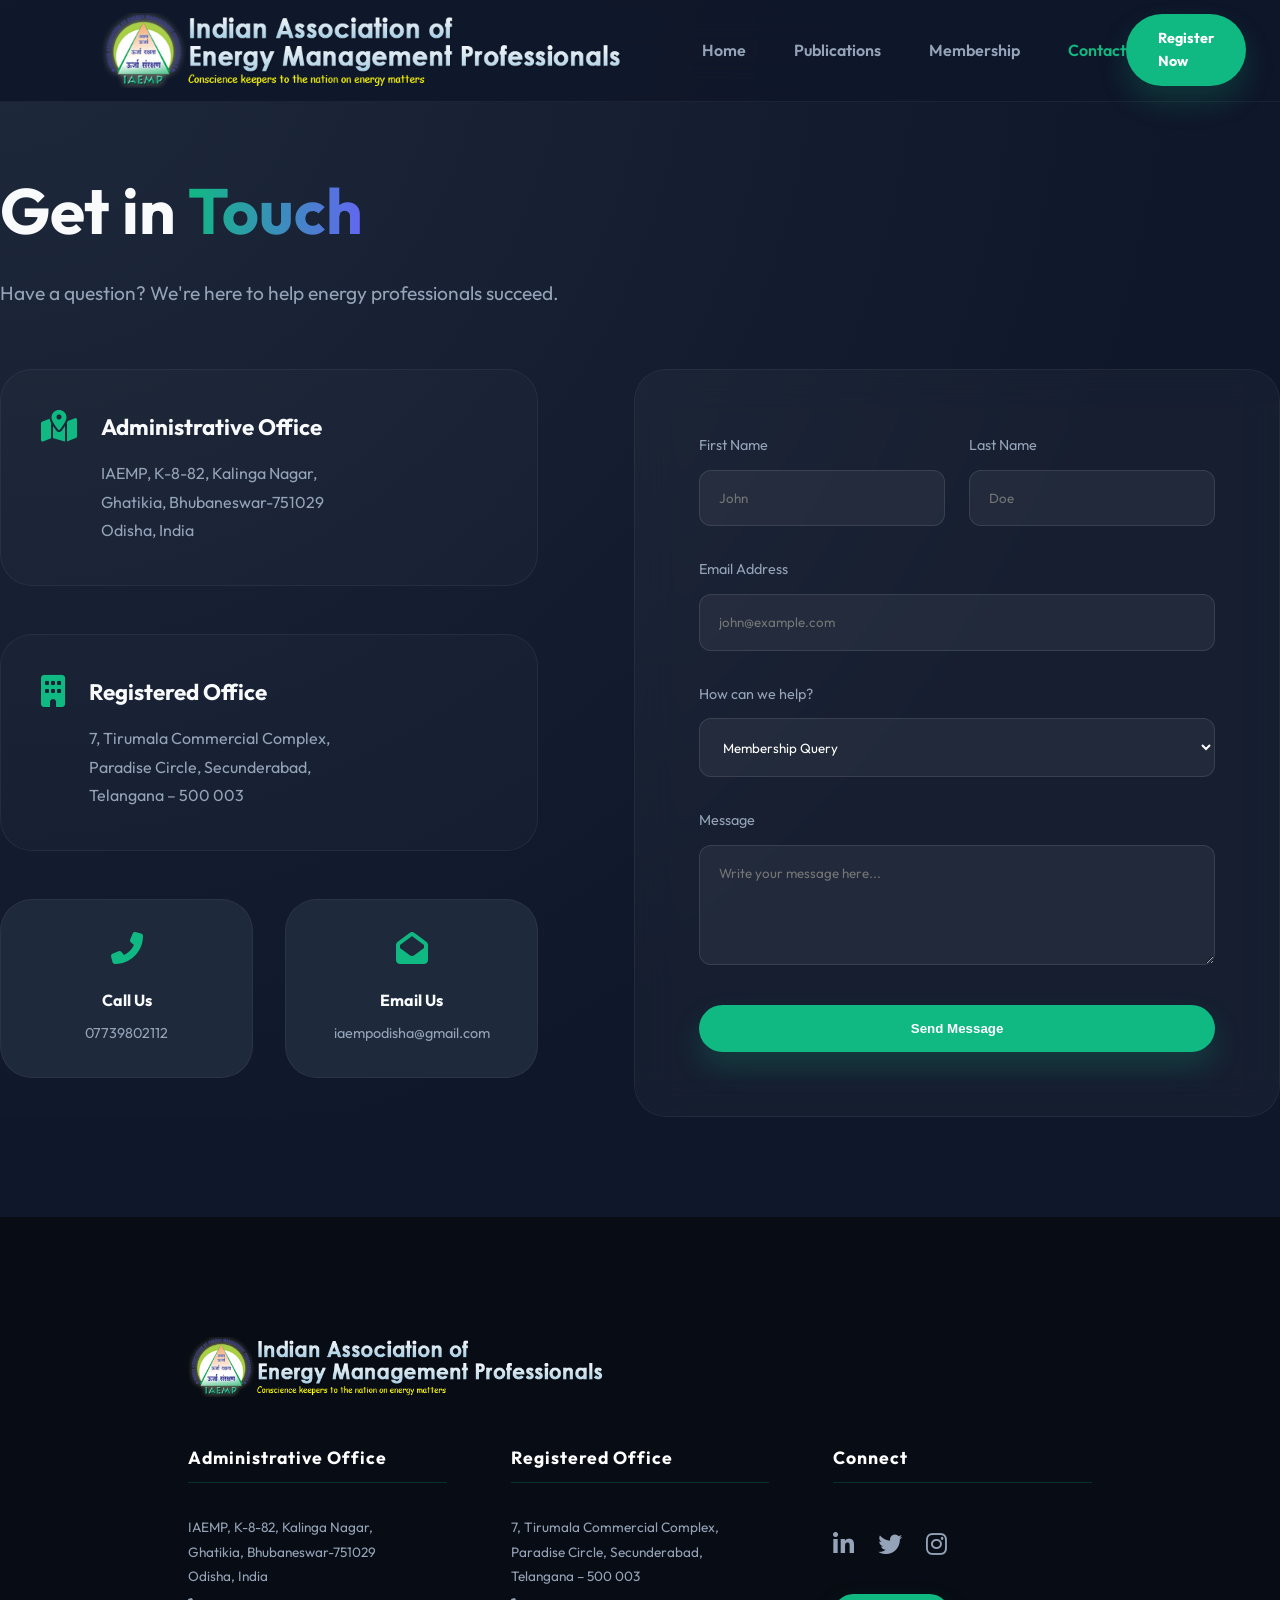
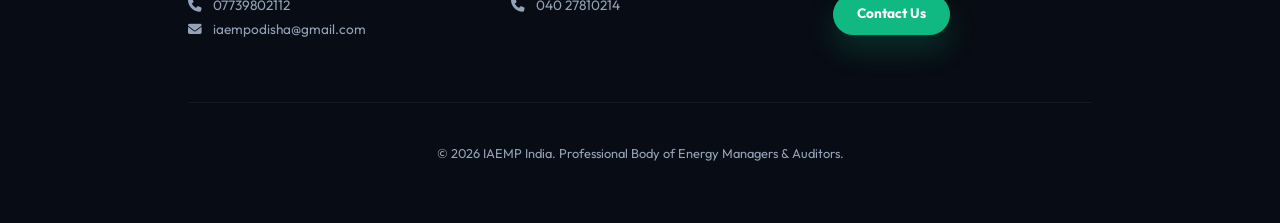
<file: www/Home/contact.html>
<!DOCTYPE html>
<html lang="en">

<head>
    <meta charset="UTF-8">
    <meta name="viewport" content="width=device-width, initial-scale=1.0">
    <title>Contact Us | IAEMP India</title>
    <link rel="stylesheet" href="style.css">
    <link rel="preconnect" href="https://fonts.googleapis.com">
    <link rel="preconnect" href="https://fonts.gstatic.com" crossorigin>
    <link href="https://fonts.googleapis.com/css2?family=Outfit:wght@300;400;500;600;700;800&display=swap"
        rel="stylesheet">
    <link rel="stylesheet" href="https://cdnjs.cloudflare.com/ajax/libs/font-awesome/6.4.0/css/all.min.css">
</head>

<body>
    <header id="header" class="scrolled">
        <a href="index.html" class="logo">
            <img src="logo.png" alt="IAEMP Logo">
        </a>
        <nav>
            <ul>
                <li><a href="index.html">Home</a></li>
                <li><a href="index.html#publications">Publications</a></li>
                <li><a href="index.html#membership">Membership</a></li>
                <li><a href="contact.html" style="color: var(--primary);">Contact</a></li>
            </ul>
        </nav>
        <div style="display: flex; gap: 1rem; align-items: center;">
            <a href="index.html#membership" class="cta-btn" style="padding: 0.8rem 2rem; font-size: 0.9rem;">Register Now</a>
        </div>
    </header>

    <main style="padding-top: 160px; min-height: 100vh; background: radial-gradient(circle at 0% 0%, #1e293b 0%, #0f172a 70%);">
        <div class="content-container">
            <div class="section-title" style="text-align: left; margin-bottom: 60px;">
                <h1 style="font-size: 4rem; margin-bottom: 1rem;">Get in <span class="text-gradient">Touch</span></h1>
                <p style="color: var(--text-muted); font-size: 1.2rem;">Have a question? We're here to help energy professionals succeed.</p>
            </div>

            <div style="display: grid; grid-template-columns: 1fr 1.2fr; gap: 6rem; margin-bottom: 100px;">
                <!-- Left: Contact Details -->
                <div style="display: flex; flex-direction: column; gap: 3rem;">
                    <div class="service-card" style="padding: 2.5rem; background: rgba(255,255,255,0.02); border: 1px solid rgba(255,255,255,0.05);">
                        <div style="display: flex; gap: 1.5rem; align-items: flex-start;">
                            <i class="fas fa-map-marked-alt fa-2x" style="color: var(--primary);"></i>
                            <div>
                                <h3 style="margin-bottom: 0.8rem; font-size: 1.4rem;">Administrative Office</h3>
                                <p style="color: var(--text-muted); line-height: 1.8;">
                                    IAEMP, K-8-82, Kalinga Nagar,<br>
                                    Ghatikia, Bhubaneswar-751029<br>
                                    Odisha, India
                                </p>
                            </div>
                        </div>
                    </div>

                    <div class="service-card" style="padding: 2.5rem; background: rgba(255,255,255,0.02); border: 1px solid rgba(255,255,255,0.05);">
                        <div style="display: flex; gap: 1.5rem; align-items: flex-start;">
                            <i class="fas fa-building fa-2x" style="color: var(--primary);"></i>
                            <div>
                                <h3 style="margin-bottom: 0.8rem; font-size: 1.4rem;">Registered Office</h3>
                                <p style="color: var(--text-muted); line-height: 1.8;">
                                    7, Tirumala Commercial Complex,<br>
                                    Paradise Circle, Secunderabad,<br>
                                    Telangana – 500 003
                                </p>
                            </div>
                        </div>
                    </div>

                    <div style="display: grid; grid-template-columns: 1fr 1fr; gap: 2rem;">
                        <div class="service-card" style="padding: 2rem; text-align: center;">
                            <i class="fas fa-phone-alt fa-2x" style="color: var(--primary); margin-bottom: 1.5rem;"></i>
                            <h4 style="margin-bottom: 0.5rem;">Call Us</h4>
                            <p style="color: var(--text-muted); font-size: 0.9rem;">07739802112</p>
                        </div>
                        <div class="service-card" style="padding: 2rem; text-align: center;">
                            <i class="fas fa-envelope-open fa-2x" style="color: var(--primary); margin-bottom: 1.5rem;"></i>
                            <h4 style="margin-bottom: 0.5rem;">Email Us</h4>
                            <p style="color: var(--text-muted); font-size: 0.9rem;">iaempodisha@gmail.com</p>
                        </div>
                    </div>
                </div>

                <!-- Right: Contact Form -->
                <div class="contact-form-card">
                    <form action="#" class="contact-form">
                        <div style="display: grid; grid-template-columns: 1fr 1fr; gap: 1.5rem;">
                            <div class="input-group">
                                <label>First Name</label>
                                <input type="text" placeholder="John">
                            </div>
                            <div class="input-group">
                                <label>Last Name</label>
                                <input type="text" placeholder="Doe">
                            </div>
                        </div>
                        <div class="input-group">
                            <label>Email Address</label>
                            <input type="email" placeholder="john@example.com">
                        </div>
                        <div class="input-group">
                            <label>How can we help?</label>
                            <select>
                                <option>Membership Query</option>
                                <option>Certification Support</option>
                                <option>Urja Watch Submission</option>
                                <option>Other</option>
                            </select>
                        </div>
                        <div class="input-group">
                            <label>Message</label>
                            <textarea placeholder="Write your message here..." rows="5"></textarea>
                        </div>
                        <button type="submit" class="cta-btn" style="width: 100%;">Send Message</button>
                    </form>
                </div>
            </div>
        </div>
    </main>

    <footer id="join">
        <div class="footer-container" style="max-width: 1400px; margin: 0 auto; padding: 0 8%;">
            <div style="margin-bottom: 60px;">
                <img src="logo.png" alt="IAEMP" style="height: 60px; margin-bottom: 40px;">
                <div style="display: grid; grid-template-columns: 1fr 1fr 1fr; gap: 4rem; align-items: flex-start;">
                    <div>
                        <h4 style="color: white; margin-bottom: 2rem; font-size: 1.1rem; letter-spacing: 1px; border-bottom: 1px solid rgba(16, 185, 129, 0.2); padding-bottom: 10px; display: block;">Administrative Office</h4>
                        <p style="color: var(--text-muted); font-size: 0.85rem; line-height: 1.8;">
                            IAEMP, K-8-82, Kalinga Nagar,<br>
                            Ghatikia, Bhubaneswar-751029<br>
                            Odisha, India<br>
                            <i class="fas fa-phone" style="margin-right: 8px; margin-top: 10px;"></i> 07739802112<br>
                            <i class="fas fa-envelope" style="margin-right: 8px;"></i> iaempodisha@gmail.com
                        </p>
                    </div>
                    <div>
                        <h4 style="color: white; margin-bottom: 2rem; font-size: 1.1rem; letter-spacing: 1px; border-bottom: 1px solid rgba(16, 185, 129, 0.2); padding-bottom: 10px; display: block;">Registered Office</h4>
                        <p style="color: var(--text-muted); font-size: 0.85rem; line-height: 1.8;">
                            7, Tirumala Commercial Complex,<br>
                            Paradise Circle, Secunderabad,<br>
                            Telangana – 500 003<br>
                            <i class="fas fa-phone" style="margin-right: 8px; margin-top: 10px;"></i> 040 27810214
                        </p>
                    </div>
                    <div>
                        <h4 style="color: white; margin-bottom: 2rem; font-size: 1.1rem; letter-spacing: 1px; border-bottom: 1px solid rgba(16, 185, 129, 0.2); padding-bottom: 10px; display: block;">Connect</h4>
                        <div style="display: flex; gap: 1.5rem; margin-bottom: 30px; padding-top: 10px;">
                            <a href="#" class="social-link"><i class="fab fa-linkedin-in"></i></a>
                            <a href="#" class="social-link"><i class="fab fa-twitter"></i></a>
                            <a href="#" class="social-link"><i class="fab fa-instagram"></i></a>
                        </div>
                        <a href="contact.html" class="cta-btn" style="padding: 0.6rem 1.5rem; font-size: 0.85rem;">Contact Us</a>
                    </div>
                </div>
            </div>
            <p style="text-align: center; color: var(--text-muted); font-size: 0.8rem; padding-top: 40px; border-top: 1px solid rgba(255,255,255,0.05);">
                &copy; 2026 IAEMP India. Professional Body of Energy Managers & Auditors.
            </p>
        </div>
    </footer>

    <script src="script.js"></script>
</body>

</html>
</file>
<file: style.css>
:root {
  --bg: #0f172a;
  --bg-alt: #1e293b;
  --text: #f8fafc;
  --text-muted: #94a3b8;
  --primary: #10b981;
  --primary-light: #34d399;
  --accent: #fbbf24;
  --card-bg: #1e293b;
  --header-bg: rgba(15, 23, 42, 0.9);
  --glass: rgba(255, 255, 255, 0.05);
  --shadow: 0 15px 40px rgba(0, 0, 0, 0.5);
  --font-main: 'Outfit', sans-serif;
  --transition: all 0.4s cubic-bezier(0.19, 1, 0.22, 1);
  --max-width: 1400px;
}

* {
  margin: 0;
  padding: 0;
  box-sizing: border-box;
}

body {
  font-family: var(--font-main);
  background-color: var(--bg);
  color: var(--text);
  line-height: 1.6;
  scroll-behavior: smooth;
  overflow-x: hidden;
}

a {
  text-decoration: none;
  color: inherit;
  transition: var(--transition);
}

/* Header */
header {
  position: fixed;
  top: 0;
  width: 100%;
  padding: 1rem 8%;
  display: flex;
  justify-content: space-between;
  align-items: center;
  z-index: 1000;
  transition: var(--transition);
}

header.scrolled {
  background: var(--header-bg);
  backdrop-filter: blur(20px);
  padding: 0.8rem 8%;
  border-bottom: 1px solid var(--glass);
}

.logo {
  display: flex;
  align-items: center;
  gap: 15px;
  font-size: 1.2rem;
  font-weight: 800;
  color: var(--primary);
}

.logo img {
  height: 75px;
  width: auto;
  border-radius: 8px;
}

nav ul {
  display: flex;
  gap: 3rem;
  list-style: none;
}

nav ul li a {
  font-weight: 600;
  color: var(--text-muted);
}

nav ul li a:hover,
nav ul li a.active {
  color: var(--primary);
}

/* Dropdown Menu */
.dropdown {
  position: relative;
  display: inline-block;
}

.dropbtn i {
  font-size: 0.7rem;
  margin-left: 5px;
  transition: var(--transition);
}

.dropdown:hover .dropbtn i {
  transform: rotate(180deg);
}

.dropdown-content {
  display: none;
  position: absolute;
  background: var(--bg-alt);
  min-width: 220px;
  box-shadow: var(--shadow);
  z-index: 1;
  border-radius: 16px;
  padding: 10px 0;
  top: 100%;
  left: 0;
  border: 1px solid var(--glass);
  backdrop-filter: blur(20px);
  opacity: 0;
  transform: translateY(10px);
  transition: var(--transition);
}

.dropdown:hover .dropdown-content {
  display: block;
  opacity: 1;
  transform: translateY(0);
}

.dropdown-content a {
  color: var(--text-muted);
  padding: 12px 20px;
  text-decoration: none;
  display: block;
  font-size: 0.95rem;
  font-weight: 500;
}

.dropdown-content a:hover {
  background: var(--glass);
  color: var(--primary);
}

/* Sections Global */
section {
  padding: 120px 8%;
  overflow: hidden;
}

.content-container {
  max-width: var(--max-width);
  margin: 0 auto;
}

/* Hero */
.hero {
  min-height: 100vh;
  padding: 160px 8% 80px;
  background: radial-gradient(circle at 100% 0%, #1e293b 0%, #0f172a 70%);
}

.hero-container {
  display: grid;
  grid-template-columns: 1.2fr 0.8fr;
  gap: 5rem;
  align-items: center;
}

.hero h1 {
  font-size: 5rem;
  line-height: 1;
  margin-bottom: 2rem;
}

.text-gradient {
  background: linear-gradient(90deg, #10b981, #6366f1);
  -webkit-background-clip: text;
  background-clip: text;
  -webkit-text-fill-color: transparent;
  display: inline-block;
}

.hero p {
  font-size: 1.25rem;
  color: var(--text-muted);
  margin-bottom: 3.5rem;
  max-width: 650px;
}

.hero-main-img {
  width: 100%;
  border-radius: 40px;
  box-shadow: 0 50px 100px rgba(0, 0, 0, 0.5);
  transform: perspective(1000px) rotateY(-8deg);
}

/* Buttons */
.cta-btn {
  background: var(--primary);
  color: white;
  padding: 1rem 2.5rem;
  border-radius: 100px;
  font-weight: 700;
  display: inline-block;
  box-shadow: 0 15px 30px rgba(16, 185, 129, 0.2);
  border: none;
  cursor: pointer;
}

.cta-btn:hover {
  transform: translateY(-5px);
  background: var(--primary-light);
  box-shadow: 0 20px 40px rgba(16, 185, 129, 0.4);
}

.btn-secondary {
  border: 2px solid var(--primary);
  color: var(--primary);
  padding: 1rem 2.8rem;
  border-radius: 100px;
  font-weight: 700;
  display: inline-block;
  background: transparent;
}

.btn-secondary:hover {
  background: var(--primary);
  color: white;
}

/* Publications */
.pub-section {
  background: var(--bg-alt);
  border-radius: 60px 60px 0 0;
  margin-top: -60px;
}

.pub-section .content-container {
  max-width: 1100px;
}

.pub-grid {
  display: grid;
  grid-template-columns: 0.45fr 1.55fr;
  gap: 6rem;
  align-items: center;
}

.pub-img {
  width: 100%;
  border-radius: 20px;
  box-shadow: 30px 30px 100px rgba(0, 0, 0, 0.5);
}

/* Section Header Logic */
.section-header {
  display: flex;
  justify-content: space-between;
  align-items: flex-end;
  gap: 6rem;
  margin-bottom: 80px;
  border-left: 5px solid var(--primary);
  padding-left: 3.5rem;
}

.section-header h2 {
  font-size: 3.6rem;
  font-weight: 800;
  line-height: 1;
  max-width: 500px;
}

.section-header p {
  font-size: 1.35rem;
  color: var(--text-muted);
  max-width: 700px;
  line-height: 1.6;
}

.section-title {
  text-align: center;
  margin-bottom: 80px;
}

/* About & Services */
.services-grid {
  display: grid;
  grid-template-columns: repeat(auto-fit, minmax(320px, 1fr));
  gap: 3rem;
}

.service-card {
  background: var(--card-bg);
  padding: 4rem 3rem;
  border-radius: 32px;
  border: 1px solid var(--glass);
  transition: var(--transition);
  display: flex;
  flex-direction: column;
}

.service-card .cta-btn {
  margin-top: auto;
}

.service-card:hover {
  border-color: var(--primary);
  transform: translateY(-10px);
}

.tier-featured {
  background: var(--primary) !important;
  color: white !important;
}

/* Footer */
footer {
  background: #080c14;
  padding: 120px 8% 60px;
}

.footer-container {
  max-width: var(--max-width);
  margin: 0 auto;
}

.social-link {
  color: var(--text-muted);
  font-size: 1.5rem;
  transition: var(--transition);
}

.social-link:hover {
  color: var(--primary);
  transform: translateY(-5px);
}

/* Form Elements */
.contact-form-card {
  padding: 4rem;
  background: rgba(255, 255, 255, 0.03);
  backdrop-filter: blur(20px);
  border: 1px solid rgba(255, 255, 255, 0.05);
  border-radius: 32px;
}

.contact-form {
  display: flex;
  flex-direction: column;
  gap: 2rem;
}

.input-group label {
  display: block;
  margin-bottom: 0.8rem;
  color: var(--text-muted);
  font-size: 0.9rem;
}

.input-group input, 
.input-group select, 
.input-group textarea {
  width: 100%;
  background: rgba(255, 255, 255, 0.05);
  border: 1px solid rgba(255, 255, 255, 0.1);
  padding: 1.2rem;
  border-radius: 12px;
  color: white;
  outline: none;
  font-family: inherit;
  transition: var(--transition);
}

.input-group input:focus, 
.input-group select:focus, 
.input-group textarea:focus {
  border-color: var(--primary);
  background: rgba(255, 255, 255, 0.08);
  box-shadow: 0 0 15px rgba(16, 185, 129, 0.2);
}

/* Form Grids */
.form-grid-2 {
  display: grid;
  grid-template-columns: 1fr 1fr;
  gap: 1.5rem;
}

.form-grid-3 {
  display: grid;
  grid-template-columns: 1fr 1fr 1fr;
  gap: 1.5rem;
}

.form-grid-4 {
  display: grid;
  grid-template-columns: 1fr 1.5fr 1fr 1fr;
  gap: 1rem;
}

@media (max-width: 768px) {
  .form-grid-2, .form-grid-3, .form-grid-4 {
    grid-template-columns: 1fr !important;
    gap: 1rem !important;
  }
}

/* Contact Page Layouts */
.contact-grid {
  display: grid;
  grid-template-columns: 1fr 1.2fr;
  gap: 6rem;
  margin-bottom: 100px;
}

.info-grid {
  display: grid;
  grid-template-columns: 1fr 1fr;
  gap: 2rem;
}

.input-grid {
  display: grid;
  grid-template-columns: 1fr 1fr;
  gap: 1.5rem;
}

/* Footer Grid */
.footer-grid {
  display: grid;
  grid-template-columns: repeat(3, 1fr);
  gap: 4rem;
  align-items: flex-start;
}

/* Mobile Toggle */
.mobile-nav-toggle {
  display: none;
  font-size: 1.5rem;
  cursor: pointer;
  color: var(--text);
  z-index: 1001;
}

@media (max-width: 1200px) {
  header {
    padding: 1rem 5%;
  }

  .hero h1 {
    font-size: 4rem;
  }

  .hero-container {
    gap: 3rem;
  }
}

@media (max-width: 992px) {
  .logo img {
    height: 50px;
  }

  header {
    padding: 1rem 5%;
  }

  nav {
    position: fixed;
    top: 0;
    right: -100%;
    width: 300px;
    height: 100vh;
    background: var(--bg-alt);
    backdrop-filter: blur(20px);
    display: flex;
    flex-direction: column;
    padding: 100px 40px;
    transition: var(--transition);
    z-index: 1000;
    border-left: 1px solid var(--glass);
  }

  nav.active {
    right: 0;
  }

  nav ul {
    flex-direction: column;
    gap: 2rem;
  }

  nav ul li a {
    font-size: 1.2rem;
  }

  .dropdown-content {
    position: static;
    display: block;
    opacity: 1;
    transform: none;
    background: transparent;
    box-shadow: none;
    border: none;
    padding: 10px 20px;
    min-width: unset;
  }

  .mobile-nav-toggle {
    display: block;
  }

  .header-actions {
    gap: 0.5rem !important;
  }

  .join-btn {
    padding: 0.6rem 1.2rem !important;
    font-size: 0.8rem !important;
  }

  .hero-container {
    grid-template-columns: 1fr;
    text-align: center;
  }

  .hero h1 {
    font-size: 3.5rem;
  }

  .hero p {
    margin: 0 auto 3rem;
  }

  .hero-main-img {
    transform: none;
    max-width: 600px;
    margin: 0 auto;
  }

  .hero-btns {
    display: flex;
    justify-content: center;
    gap: 1rem;
  }

  .hero-btns a {
    margin: 0 !important;
  }

  .section-header {
    flex-direction: column;
    align-items: flex-start;
    gap: 1.5rem;
    padding-left: 2rem;
  }

  .section-header h2 {
    font-size: 2.8rem;
  }

  .pub-grid {
    grid-template-columns: 1fr;
    text-align: center;
    gap: 3rem;
  }

  .pub-grid h2 {
    font-size: 3rem !important;
  }

  .footer-grid {
    grid-template-columns: 1fr;
    gap: 3rem;
  }
}

@media (max-width: 768px) {
  section {
    padding: 80px 5%;
  }

  .hero {
    padding: 140px 5% 60px;
  }

  .hero h1 {
    font-size: 2.8rem;
  }

  .section-header h2 {
    font-size: 2.2rem;
  }

  .service-card {
    padding: 3rem 2rem;
  }

  .contact-form-card {
    padding: 2.5rem;
  }

  /* Contact Page Grid Fixes */
  .contact-grid {
    grid-template-columns: 1fr !important;
    gap: 3rem !important;
  }

  .input-grid {
    grid-template-columns: 1fr !important;
  }
}

@media (max-width: 480px) {
  .hero h1 {
    font-size: 2.2rem;
  }

  .hero-btns {
    flex-direction: column;
  }

  .hero-btns .cta-btn,
  .hero-btns .btn-secondary {
    width: 100%;
    text-align: center;
  }
}
</file>
<file: www/Home/style.css>
:root {
  --bg: #0f172a;
  --bg-alt: #1e293b;
  --text: #f8fafc;
  --text-muted: #94a3b8;
  --primary: #10b981;
  --primary-light: #34d399;
  --accent: #fbbf24;
  --card-bg: #1e293b;
  --header-bg: rgba(15, 23, 42, 0.9);
  --glass: rgba(255, 255, 255, 0.05);
  --shadow: 0 15px 40px rgba(0, 0, 0, 0.5);
  --font-main: 'Outfit', sans-serif;
  --transition: all 0.4s cubic-bezier(0.19, 1, 0.22, 1);
  --max-width: 1400px;
}

* {
  margin: 0;
  padding: 0;
  box-sizing: border-box;
}

body {
  font-family: var(--font-main);
  background-color: var(--bg);
  color: var(--text);
  line-height: 1.6;
  scroll-behavior: smooth;
  overflow-x: hidden;
}

a {
  text-decoration: none;
  color: inherit;
  transition: var(--transition);
}

/* Header */
header {
  position: fixed;
  top: 0;
  width: 100%;
  padding: 1rem 8%;
  display: flex;
  justify-content: space-between;
  align-items: center;
  z-index: 1000;
  transition: var(--transition);
}

header.scrolled {
  background: var(--header-bg);
  backdrop-filter: blur(20px);
  padding: 0.8rem 8%;
  border-bottom: 1px solid var(--glass);
}

.logo {
  display: flex;
  align-items: center;
  gap: 15px;
  font-size: 1.2rem;
  font-weight: 800;
  color: var(--primary);
}

.logo img {
  height: 75px;
  width: auto;
  border-radius: 8px;
}

nav ul {
  display: flex;
  gap: 3rem;
  list-style: none;
}

nav ul li a {
  font-weight: 600;
  color: var(--text-muted);
}

nav ul li a:hover {
  color: var(--primary);
}

/* Sections Global */
section {
  padding: 120px 8%;
  overflow: hidden;
}

.content-container {
  max-width: var(--max-width);
  margin: 0 auto;
}

/* Hero */
.hero {
  min-height: 100vh;
  padding: 160px 8% 80px;
  background: radial-gradient(circle at 100% 0%, #1e293b 0%, #0f172a 70%);
}

.hero-container {
  display: grid;
  grid-template-columns: 1.2fr 0.8fr;
  gap: 5rem;
  align-items: center;
}

.hero h1 {
  font-size: 5rem;
  line-height: 1;
  margin-bottom: 2rem;
}

.text-gradient {
  background: linear-gradient(90deg, #10b981, #6366f1);
  -webkit-background-clip: text;
  background-clip: text;
  -webkit-text-fill-color: transparent;
  display: inline-block;
}

.hero p {
  font-size: 1.25rem;
  color: var(--text-muted);
  margin-bottom: 3.5rem;
  max-width: 650px;
}

.hero-main-img {
  width: 100%;
  border-radius: 40px;
  box-shadow: 0 50px 100px rgba(0, 0, 0, 0.5);
  transform: perspective(1000px) rotateY(-8deg);
}

/* Buttons */
.cta-btn {
  background: var(--primary);
  color: white;
  padding: 1rem 2.5rem;
  border-radius: 100px;
  font-weight: 700;
  display: inline-block;
  box-shadow: 0 15px 30px rgba(16, 185, 129, 0.2);
  border: none;
  cursor: pointer;
}

.cta-btn:hover {
  transform: translateY(-5px);
  background: var(--primary-light);
  box-shadow: 0 20px 40px rgba(16, 185, 129, 0.4);
}

.btn-secondary {
  border: 2px solid var(--primary);
  color: var(--primary);
  padding: 1rem 2.8rem;
  border-radius: 100px;
  font-weight: 700;
  display: inline-block;
  background: transparent;
}

.btn-secondary:hover {
  background: var(--primary);
  color: white;
}

/* Publications */
.pub-section {
  background: var(--bg-alt);
  border-radius: 60px 60px 0 0;
  margin-top: -60px;
}

.pub-section .content-container {
  max-width: 1100px;
}

.pub-grid {
  display: grid;
  grid-template-columns: 0.45fr 1.55fr;
  gap: 6rem;
  align-items: center;
}

.pub-img {
  width: 100%;
  border-radius: 20px;
  box-shadow: 30px 30px 100px rgba(0, 0, 0, 0.5);
}

/* Section Header Logic */
.section-header {
  display: flex;
  justify-content: space-between;
  align-items: flex-end;
  gap: 6rem;
  margin-bottom: 80px;
  border-left: 5px solid var(--primary);
  padding-left: 3.5rem;
}

.section-header h2 {
  font-size: 3.6rem;
  font-weight: 800;
  line-height: 1;
  max-width: 500px;
}

.section-header p {
  font-size: 1.35rem;
  color: var(--text-muted);
  max-width: 700px;
  line-height: 1.6;
}

.section-title {
  text-align: center;
  margin-bottom: 80px;
}

/* About & Services */
.services-grid {
  display: grid;
  grid-template-columns: repeat(auto-fit, minmax(320px, 1fr));
  gap: 3rem;
}

.service-card {
  background: var(--card-bg);
  padding: 4rem 3rem;
  border-radius: 32px;
  border: 1px solid var(--glass);
  transition: var(--transition);
  display: flex;
  flex-direction: column;
}

.service-card .cta-btn {
  margin-top: auto;
}

.service-card:hover {
  border-color: var(--primary);
  transform: translateY(-10px);
}

.tier-featured {
  background: var(--primary) !important;
  color: white !important;
}

/* Footer */
footer {
  background: #080c14;
  padding: 120px 8% 60px;
}

.footer-container {
  max-width: var(--max-width);
  margin: 0 auto;
}

.social-link {
  color: var(--text-muted);
  font-size: 1.5rem;
  transition: var(--transition);
}

.social-link:hover {
  color: var(--primary);
  transform: translateY(-5px);
}

/* Form Elements */
.contact-form-card {
  padding: 4rem;
  background: rgba(255, 255, 255, 0.03);
  backdrop-filter: blur(20px);
  border: 1px solid rgba(255, 255, 255, 0.05);
  border-radius: 32px;
}

.contact-form {
  display: flex;
  flex-direction: column;
  gap: 2rem;
}

.input-group label {
  display: block;
  margin-bottom: 0.8rem;
  color: var(--text-muted);
  font-size: 0.9rem;
}

.input-group input, 
.input-group select, 
.input-group textarea {
  width: 100%;
  background: rgba(255, 255, 255, 0.05);
  border: 1px solid rgba(255, 255, 255, 0.1);
  padding: 1.2rem;
  border-radius: 12px;
  color: white;
  outline: none;
  font-family: inherit;
  transition: var(--transition);
}

.input-group input:focus, 
.input-group select:focus, 
.input-group textarea:focus {
  border-color: var(--primary);
  background: rgba(255, 255, 255, 0.08);
  box-shadow: 0 0 15px rgba(16, 185, 129, 0.2);
}

@media (max-width: 1200px) {

  .hero-container,
  .pub-grid {
    grid-template-columns: 1fr;
    text-align: center;
  }

  .hero h1 {
    font-size: 3.5rem;
  }

  .hero-main-img,
  .pub-img {
    display: none;
  }

  .hero-content p,
  .pub-grid p {
    margin: 0 auto 3rem;
  }
}
</file>
